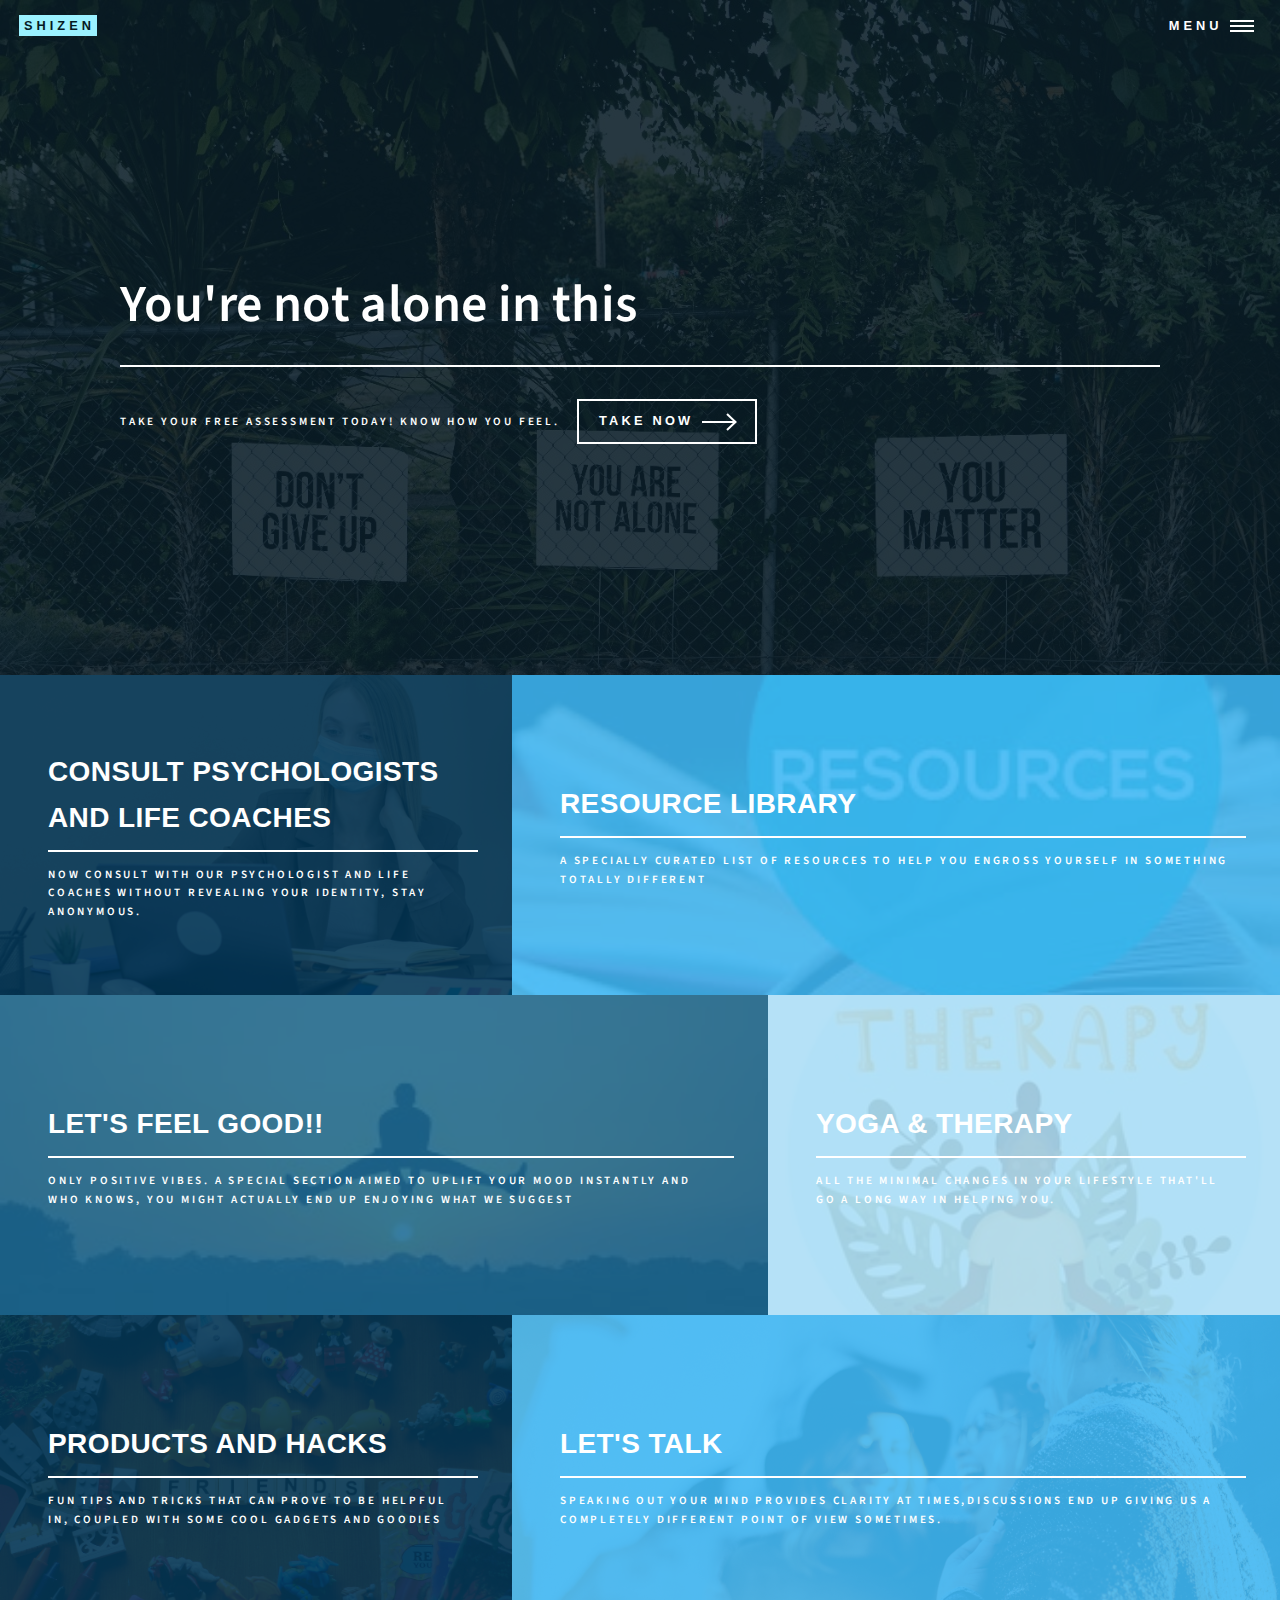
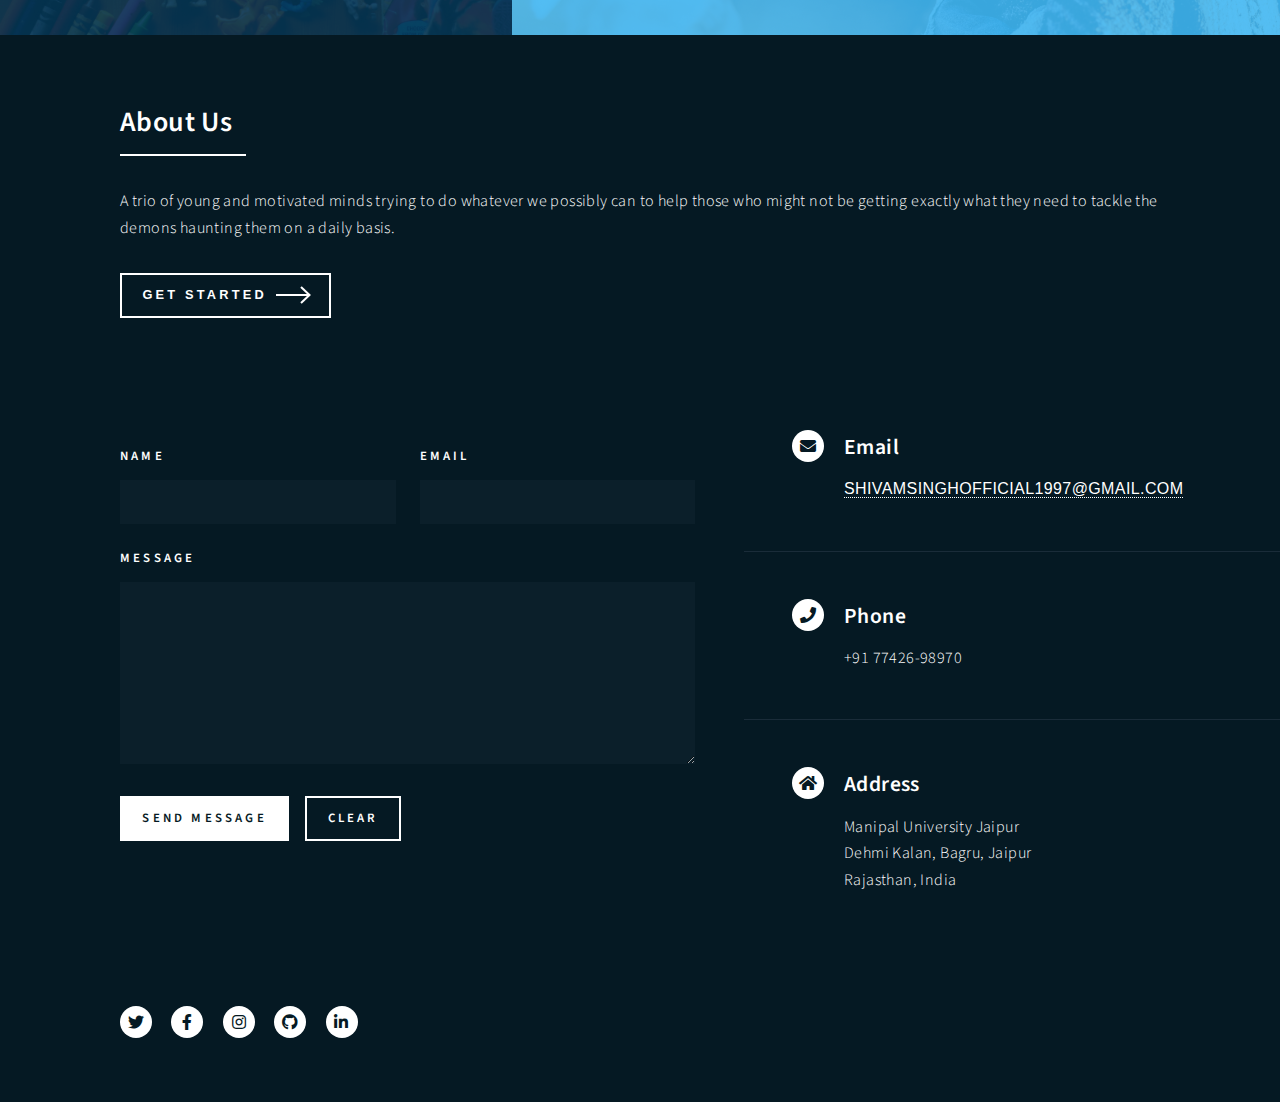
<file: index.html>
<!DOCTYPE HTML>

<html>
	<head>
		<title>ShiZen</title>
		<meta charset="utf-8" />
		<meta name="viewport" content="width=device-width, initial-scale=1, user-scalable=no" />
		<link rel="stylesheet" href="assets/css/main.css" />
		<noscript><link rel="stylesheet" href="assets/css/noscript.css" /></noscript>
	</head>
	<body class="is-preload">

		<!-- Wrapper -->
			<div id="wrapper">

				<!-- Header -->
					<header id="header" class="alt">
						<a href="index.html" class="logo"><strong>ShiZen</strong> </a>
						<nav>
							<a href="#menu">Menu</a>
						</nav>
					</header>

				<!-- Menu -->
					<nav id="menu">
						<ul class="links">
							<li><a href="index.html">Home</a></li>
							<li><a href="resources.html">Resource Library</a></li>
							<li><a href="feelgood.html">Feel Good</a></li>
							<li><a href="yoga.html">Yoga</a></li>
							<li><a href="productsAndhacks.html">Products</a></li>
							<li><a href="blog.html">Let's Talk</a></li>
							<li><a href="dass.html">DASS</a></li>
						</ul>
						<ul class="actions stacked">
							<li><a href="#" class="button primary fit">Get Started</a></li>
							
						</ul>
					</nav>

				<!-- Banner -->
					<section id="banner" class="major">
						<div class="inner">
							<span class="image">
								<img src="images/youmatter.jpeg" alt="" />
							</span>
							<header class="major">
								<h1>You're not alone in this</h1>
							</header>
							<div class="content">
								<p>Take your free assessment today! Know how you feel.</p>
								<ul class="actions">
									<li><a href="dass.html" class="button next scrolly">Take Now</a></li>
								</ul>
							</div>
						</div>
					</section>

				<!-- Main -->
					<div id="main">

						<!-- One -->
							<section id="one" class="tiles">
								<article>
									<span class="image">
										<img src="images/consult.jpeg" alt="" />
									</span>
									<header class="major">
										<h3><a href="aboutus.html" class="link">Consult Psychologists and Life Coaches</a></h3>
										<p>Now consult with our psychologist and life coaches without revealing your identity, stay anonymous.</p>
									</header>
								</article>
								<article>
									<span class="image">
										<img src="images/resources.jpg" alt="" />
									</span>
									<header class="major">
										<h3><a href="resources.html" class="link">Resource library</a></h3>
										<p>A specially curated list of resources to help you engross yourself in something totally different</p>
									</header>
								</article>
								<article>
									<span class="image">
										<img src="images/fg.jpeg" alt="" />
									</span>
									<header class="major">
										<h3><a href="feelgood.html" class="link">Let's feel Good!!</a></h3>
										<p>Only positive vibes. A special section aimed to uplift your mood instantly and who knows, you might actually end up enjoying what we suggest</p>
									</header>
								</article>
								<article>
									<span class="image">
										<img src="images/yogtherapy.jpg" alt="" />
									</span>
									<header class="major">
										<h3><a href="yoga.html" class="link">Yoga & Therapy</a></h3>
										<p>All the minimal changes in your lifestyle that'll go a long way in helping you. </p>
									</header>
								</article>
								<article>
									<span class="image">
										<img src="images/Smiley.jpg" alt="" />
									</span>
									<header class="major">
										<h3><a href="productsAndhacks.html" class="link">Products and Hacks</a></h3>
										<p>Fun tips and tricks that can prove to be helpful in, coupled with some cool gadgets and goodies</p>
									</header>
								</article>
								<article>
									<span class="image">
										<img src="images/Friends.jpg" alt="" />
									</span>
									<header class="major">
										<h3><a href="blog.html" class="link">Let's talk</a></h3>
										<p>Speaking out your mind provides clarity at times,discussions end up giving us a completely different point of view sometimes.</p>
									</header>
								</article>
							</section>

						<!-- Two -->
							<section id="two">
								<div class="inner">
									<header class="major">
										<h2>About Us</h2>
									</header>
									<p>A trio of young and motivated minds trying to do whatever we possibly can to help those who might not be getting exactly what they need to tackle the demons haunting them on a daily basis.</p>
									<ul class="actions">
										<li><a href="aboutus.html" class="button next">Get Started</a></li>
									</ul>
								</div>
							</section>

					</div>

				<!-- Contact -->
				<section id="contact">
					<div class="inner">
						<section>
							<form method="post" action="#">
								<div class="fields">
									<div class="field half">
										<label for="name">Name</label>
										<input type="text" name="name" id="name" />
									</div>
									<div class="field half">
										<label for="email">Email</label>
										<input type="text" name="email" id="email" />
									</div>
									<div class="field">
										<label for="message">Message</label>
										<textarea name="message" id="message" rows="6"></textarea>
									</div>
								</div>
								<ul class="actions">
									<li><input type="submit" value="Send Message" class="primary" /></li>
									<li><input type="reset" value="Clear" /></li>
								</ul>
							</form>
						</section>
						<section class="split">
							<section>
								<div class="contact-method">
									<span class="icon solid alt fa-envelope"></span>
									<h3>Email</h3>
									<a href="#">shivamsinghofficial1997@gmail.com</a>
								</div>
							</section>
							<section>
								<div class="contact-method">
									<span class="icon solid alt fa-phone"></span>
									<h3>Phone</h3>
									<span>+91 77426-98970</span>
								</div>
							</section>
							<section>
								<div class="contact-method">
									<span class="icon solid alt fa-home"></span>
									<h3>Address</h3>
									<span>Manipal University Jaipur<br />
									Dehmi Kalan, Bagru, Jaipur<br />
									Rajasthan, India</span>
								</div>
							</section>
						</section>
					</div>
				</section>

				<!-- Footer -->
					<footer id="footer">
						<div class="inner">
							<ul class="icons">
								<li><a href="#" class="icon brands alt fa-twitter"><span class="label">Twitter</span></a></li>
								<li><a href="#" class="icon brands alt fa-facebook-f"><span class="label">Facebook</span></a></li>
								<li><a href="#" class="icon brands alt fa-instagram"><span class="label">Instagram</span></a></li>
								<li><a href="#" class="icon brands alt fa-github"><span class="label">GitHub</span></a></li>
								<li><a href="#" class="icon brands alt fa-linkedin-in"><span class="label">LinkedIn</span></a></li>
							</ul>
							
						</div>
					</footer>

			</div>

		<!-- Scripts -->
			<script src="assets/js/jquery.min.js"></script>
			<script src="assets/js/jquery.scrolly.min.js"></script>
			<script src="assets/js/jquery.scrollex.min.js"></script>
			<script src="assets/js/browser.min.js"></script>
			<script src="assets/js/breakpoints.min.js"></script>
			<script src="assets/js/util.js"></script>
			<script src="assets/js/main.js"></script>

	</body>
</html>
</file>
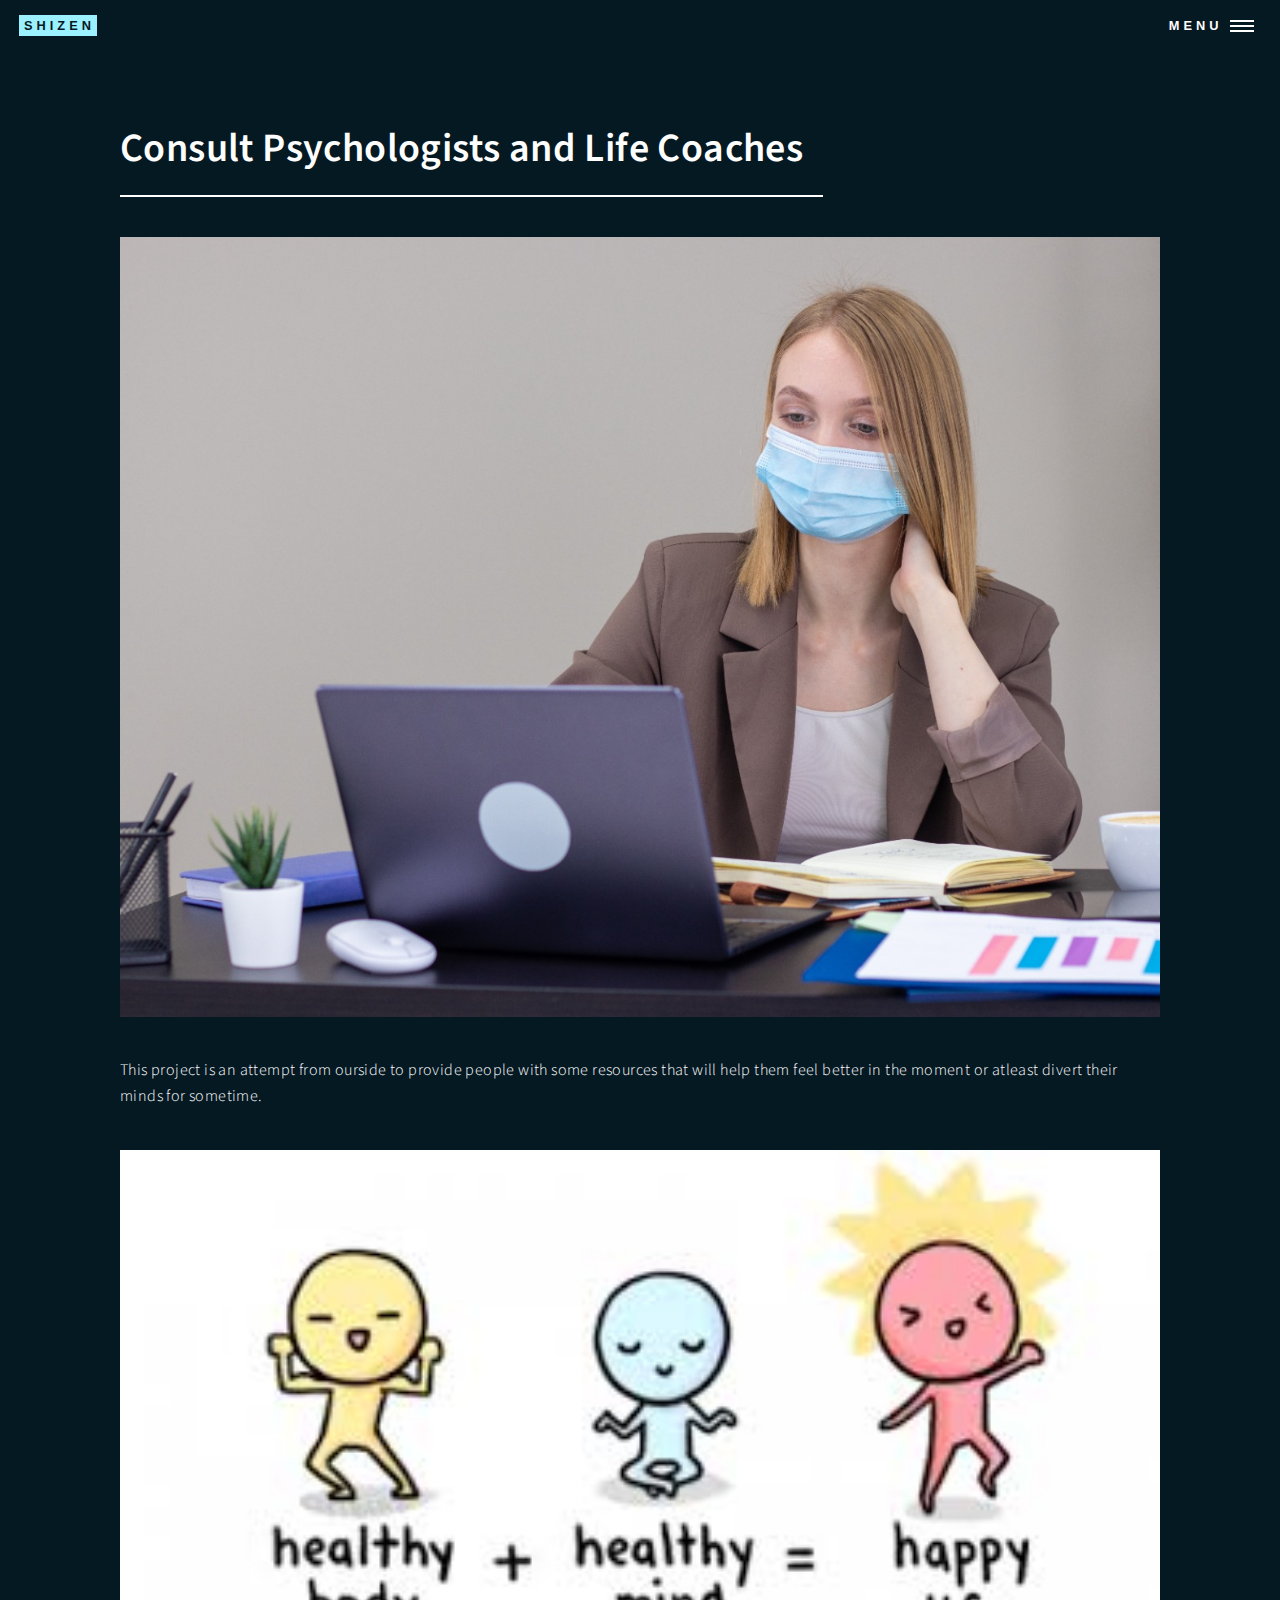
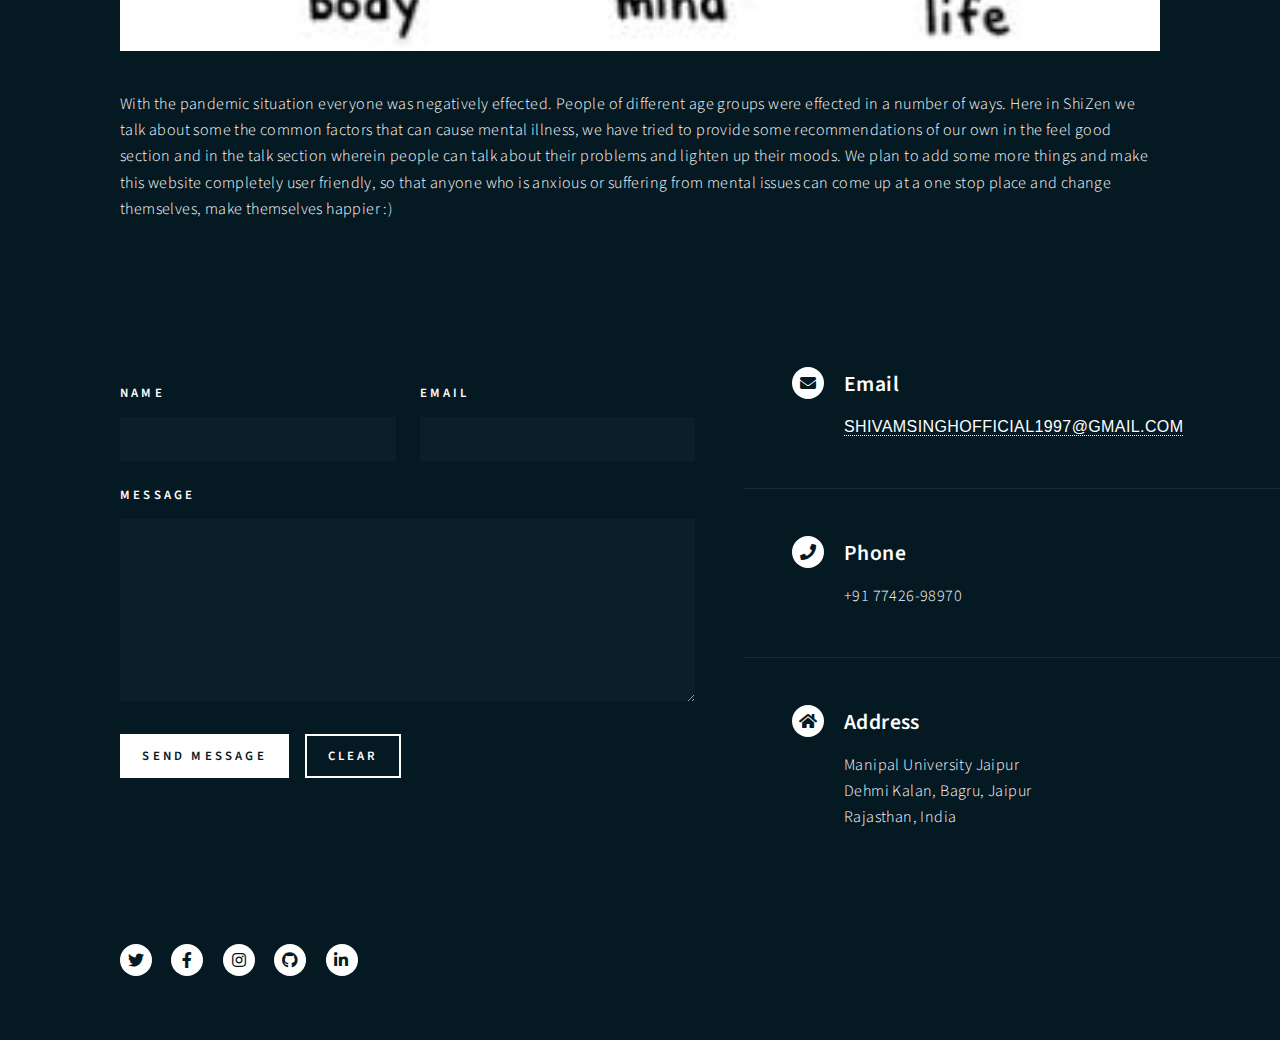
<file: aboutus.html>
<!DOCTYPE HTML>
<html>
	<head>
		<title>WEvolve</title>
		<meta charset="utf-8" />
		<meta name="viewport" content="width=device-width, initial-scale=1, user-scalable=no" />
		<link rel="stylesheet" href="assets/css/main.css" />
		<noscript><link rel="stylesheet" href="assets/css/noscript.css" /></noscript>
	</head>
	<body class="is-preload">

		<!-- Wrapper -->
			<div id="wrapper">

				<!-- Header -->
				<header id="header" class="alt">
					<a href="index.html" class="logo"><strong>ShiZen</strong> </a>
					<nav>
						<a href="#menu">Menu</a>
					</nav>
				</header>

			<!-- Menu -->
				<nav id="menu">
					<ul class="links">
						<li><a href="index.html">Home</a></li>
						<li><a href="resources.html">Resource Library</a></li>
						<li><a href="feelgood.html">Feel Good</a></li>
						<li><a href="yoga.html">Yoga</a></li>
						<li><a href="productsAndhacks.html">Products</a></li>
						<li><a href="blog.html">Let's Talk</a></li>
						<li><a href="dass.html">DASS</a></li>
					</ul>
					<ul class="actions stacked">
						<li><a href="#" class="button primary fit">Get Started</a></li>
						
					</ul>
				</nav>

				<!-- Main -->
					<div id="main" class="alt">

						<!-- One -->
							<section id="one">
								<div class="inner">
									<header class="major">
										<h1>Consult Psychologists and Life Coaches</h1>
									</header>
									<span class="image main"><img src="images/consult.jpeg" alt="" /></span>
									
									<p>This project is an attempt from ourside to provide people with some resources that will help them feel better in the moment or atleast divert their minds for sometime.</p>
                                    <span class="image main"><img src="images/mh2.jpeg" alt="" /></span>
									<p>With the pandemic situation everyone was negatively effected. People of
										different age groups were effected in a number of ways. Here in ShiZen we talk about
										some the common factors that can cause mental illness,
										we have tried to provide some recommendations of our own in the feel good section and 
										in the talk section wherein people can talk about their problems and lighten up their moods.
										We plan to add some more things and make this website completely user friendly,
										so that anyone who is anxious or suffering from mental issues can come up at a one stop place
										and change themselves, make themselves happier :)    
									
									</p>
								</div>
                            

													
													<span class="image fit"></span>
													<div class="box alt">
														
													</div>
							</section>

					</div>

				<!-- Contact -->
				<section id="contact">
					<div class="inner">
						<section>
							<form method="post" action="#">
								<div class="fields">
									<div class="field half">
										<label for="name">Name</label>
										<input type="text" name="name" id="name" />
									</div>
									<div class="field half">
										<label for="email">Email</label>
										<input type="text" name="email" id="email" />
									</div>
									<div class="field">
										<label for="message">Message</label>
										<textarea name="message" id="message" rows="6"></textarea>
									</div>
								</div>
								<ul class="actions">
									<li><input type="submit" value="Send Message" class="primary" /></li>
									<li><input type="reset" value="Clear" /></li>
								</ul>
							</form>
						</section>
						<section class="split">
							<section>
								<div class="contact-method">
									<span class="icon solid alt fa-envelope"></span>
									<h3>Email</h3>
									<a href="#">shivamsinghofficial1997@gmail.com</a>
								</div>
							</section>
							<section>
								<div class="contact-method">
									<span class="icon solid alt fa-phone"></span>
									<h3>Phone</h3>
									<span>+91 77426-98970</span>
								</div>
							</section>
							<section>
								<div class="contact-method">
									<span class="icon solid alt fa-home"></span>
									<h3>Address</h3>
									<span>Manipal University Jaipur<br />
									Dehmi Kalan, Bagru, Jaipur<br />
									Rajasthan, India</span>
								</div>
							</section>
						</section>
					</div>
				</section>


				<!-- Footer -->
					<footer id="footer">
						<div class="inner">
							<ul class="icons">
								<li><a href="#" class="icon brands alt fa-twitter"><span class="label">Twitter</span></a></li>
								<li><a href="#" class="icon brands alt fa-facebook-f"><span class="label">Facebook</span></a></li>
								<li><a href="#" class="icon brands alt fa-instagram"><span class="label">Instagram</span></a></li>
								<li><a href="#" class="icon brands alt fa-github"><span class="label">GitHub</span></a></li>
								<li><a href="#" class="icon brands alt fa-linkedin-in"><span class="label">LinkedIn</span></a></li>
							</ul>
							
						</div>
					</footer>

			</div>

		<!-- Scripts -->
			<script src="assets/js/jquery.min.js"></script>
			<script src="assets/js/jquery.scrolly.min.js"></script>
			<script src="assets/js/jquery.scrollex.min.js"></script>
			<script src="assets/js/browser.min.js"></script>
			<script src="assets/js/breakpoints.min.js"></script>
			<script src="assets/js/util.js"></script>
			<script src="assets/js/main.js"></script>

	</body>
</html>
</file>
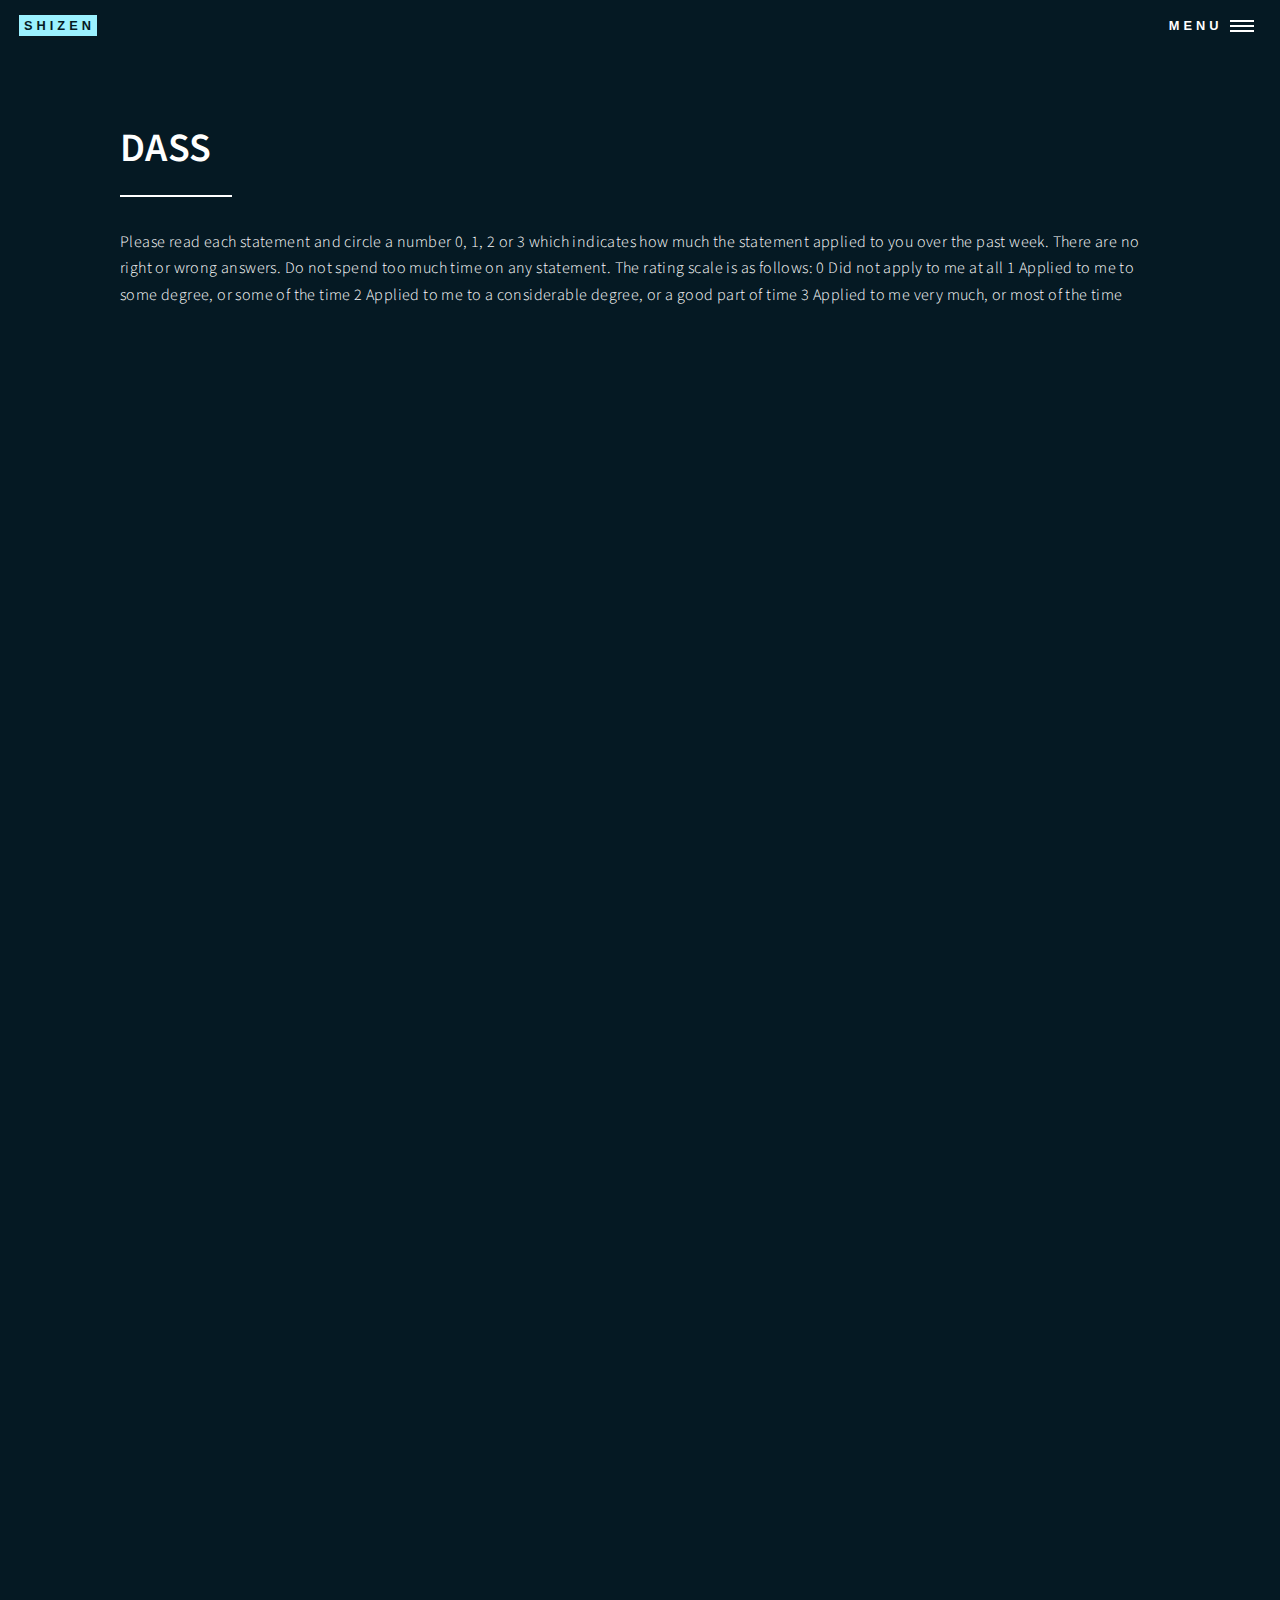
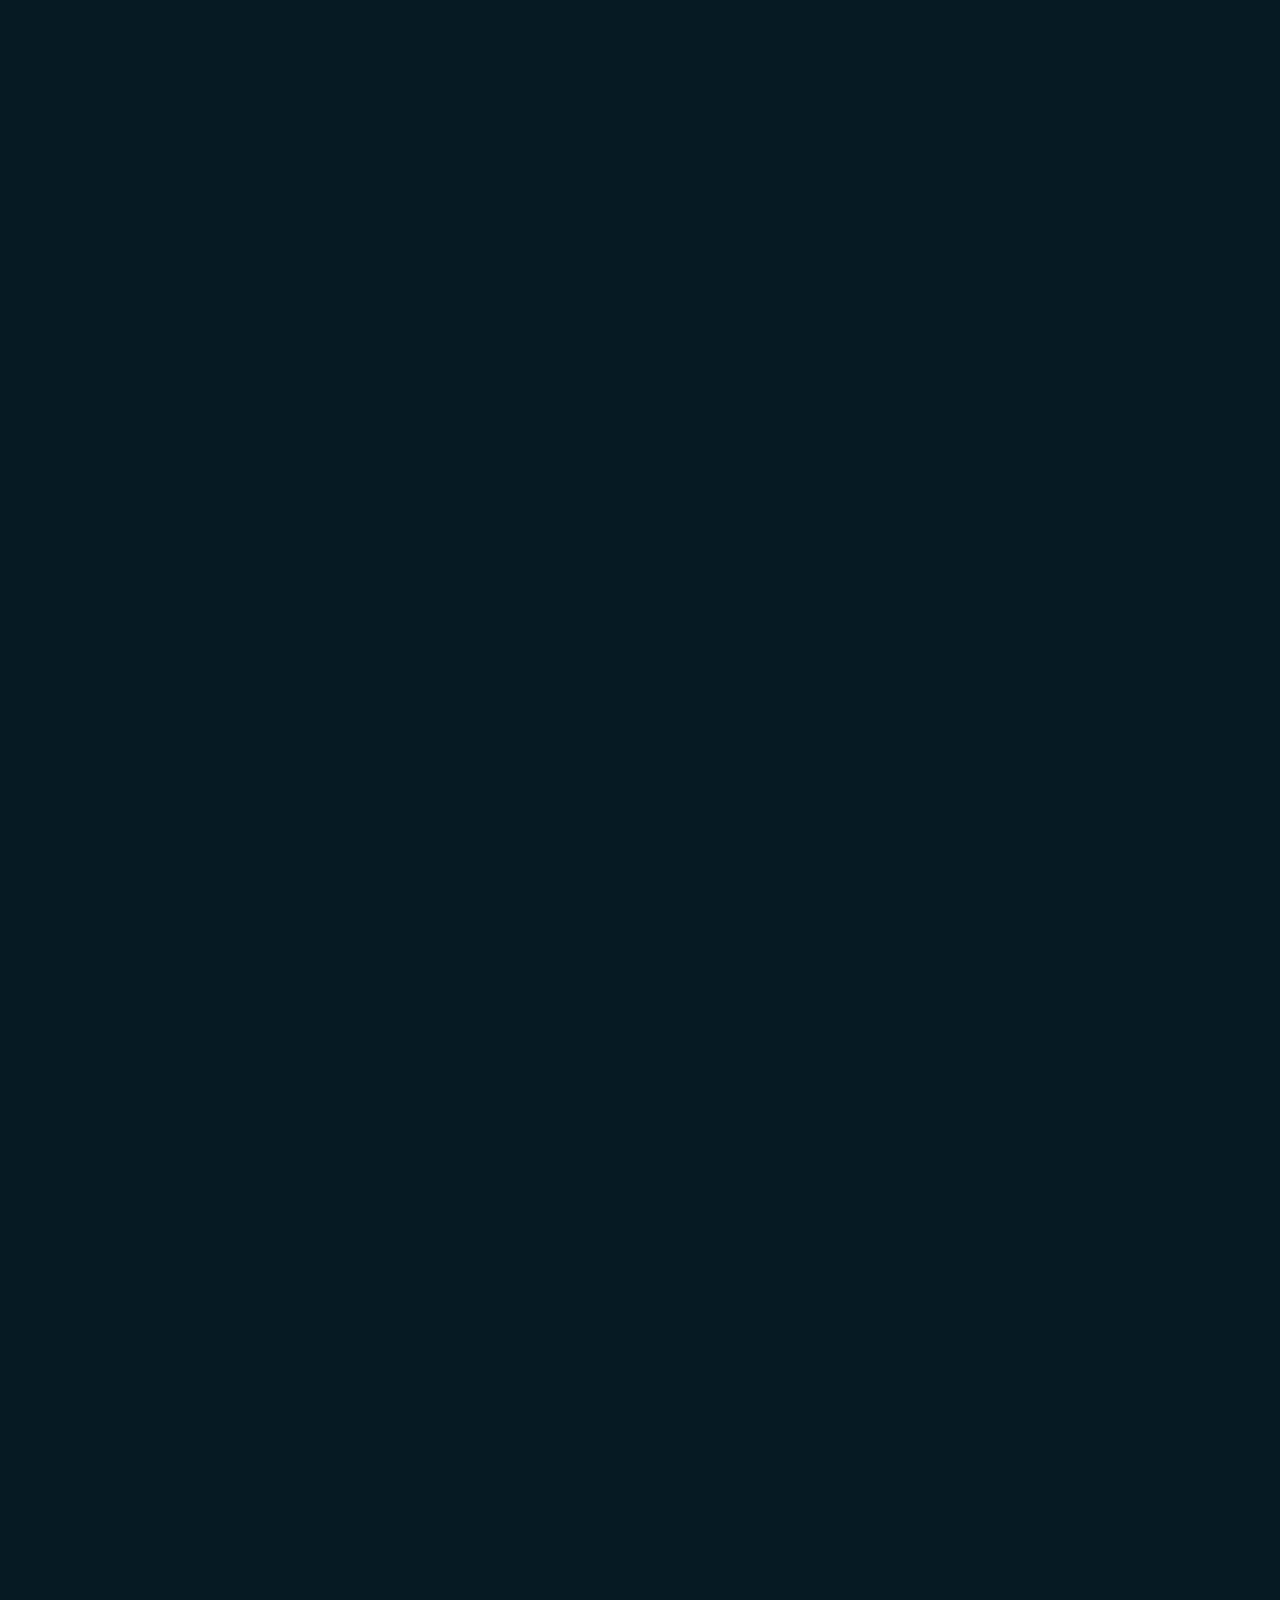
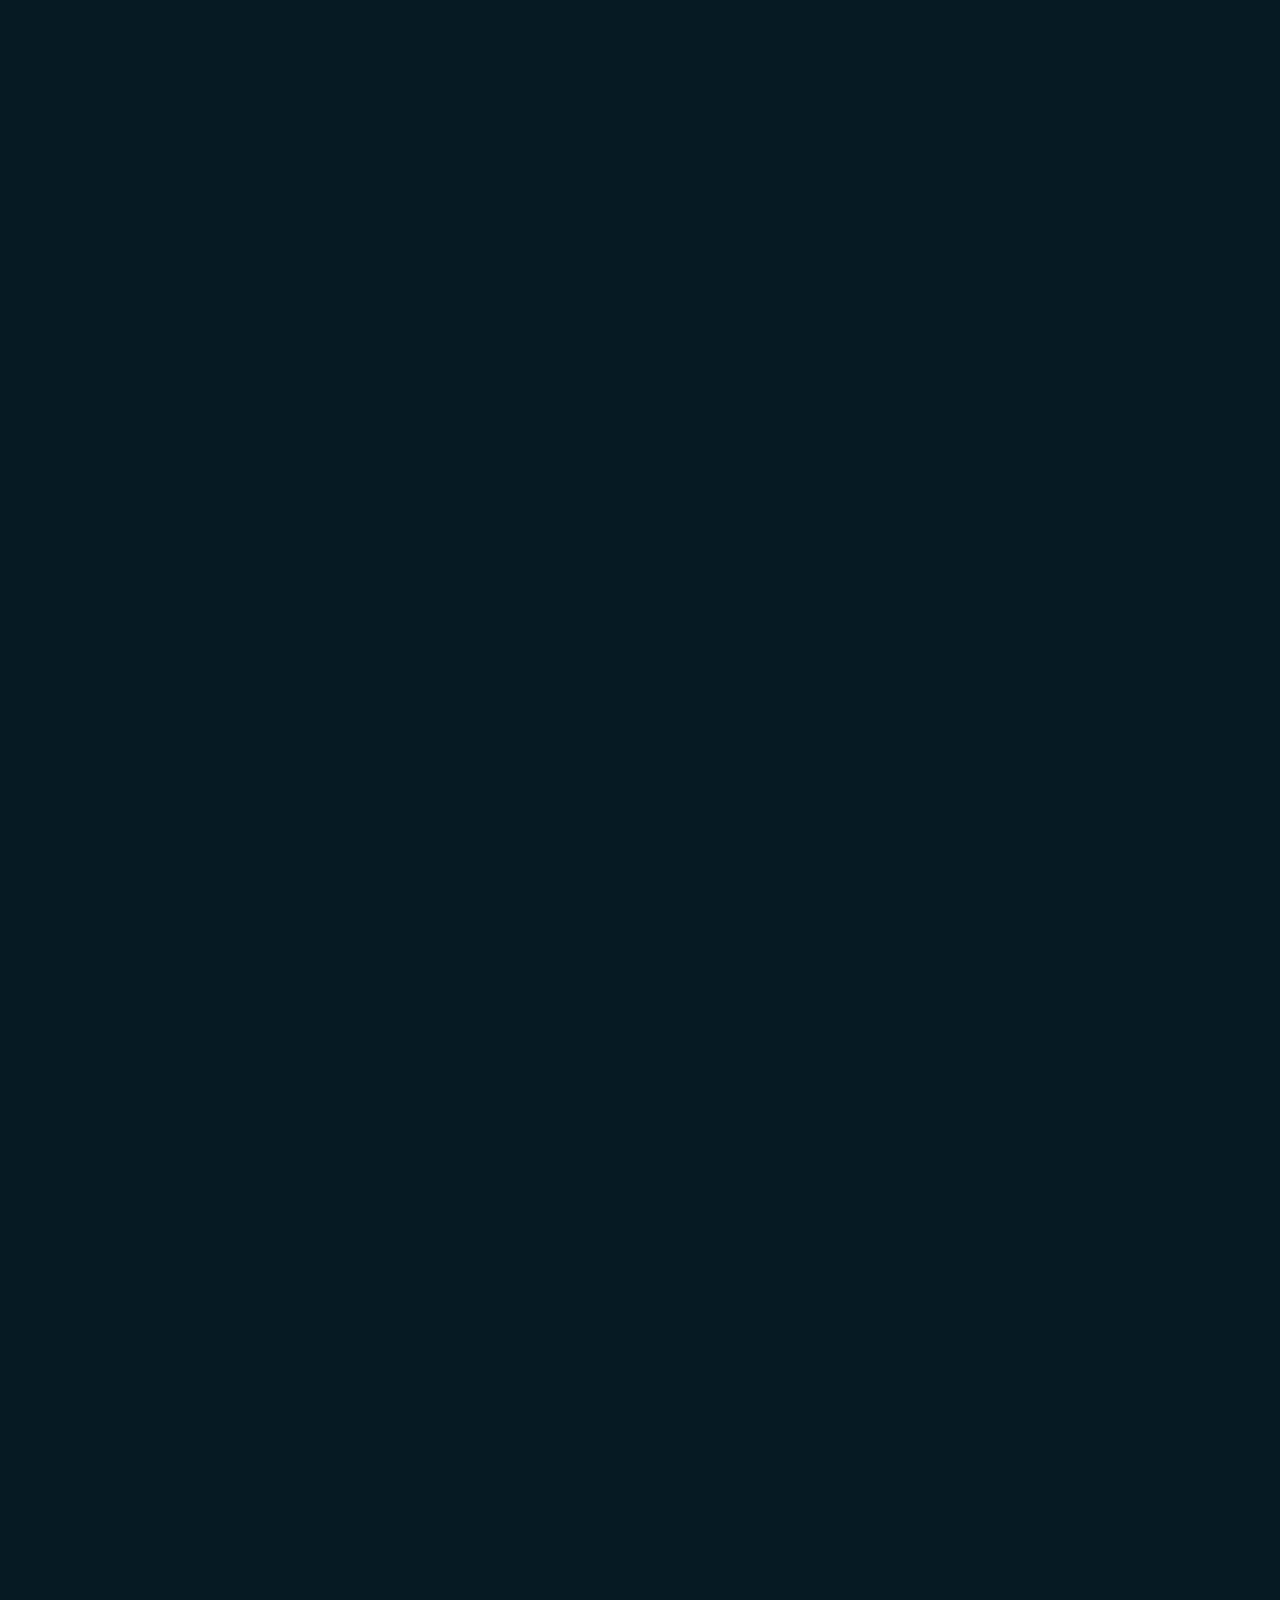
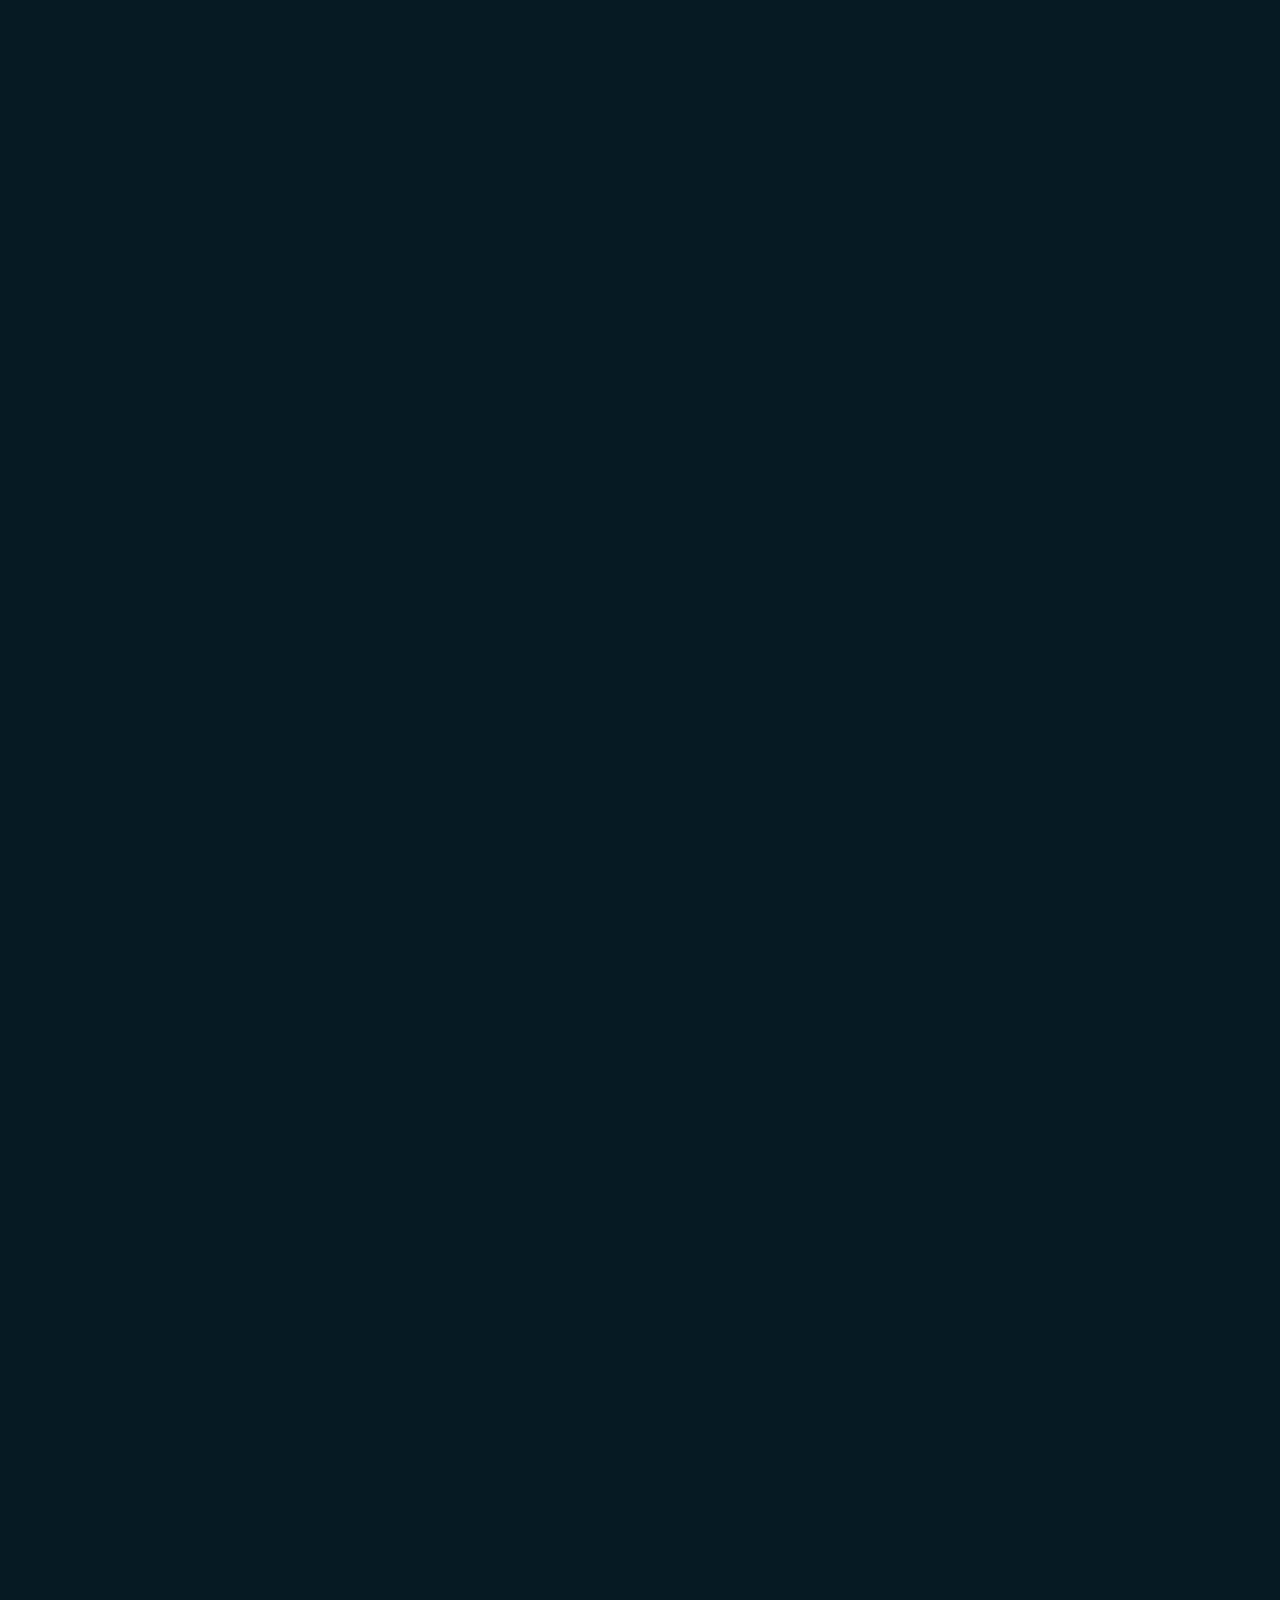
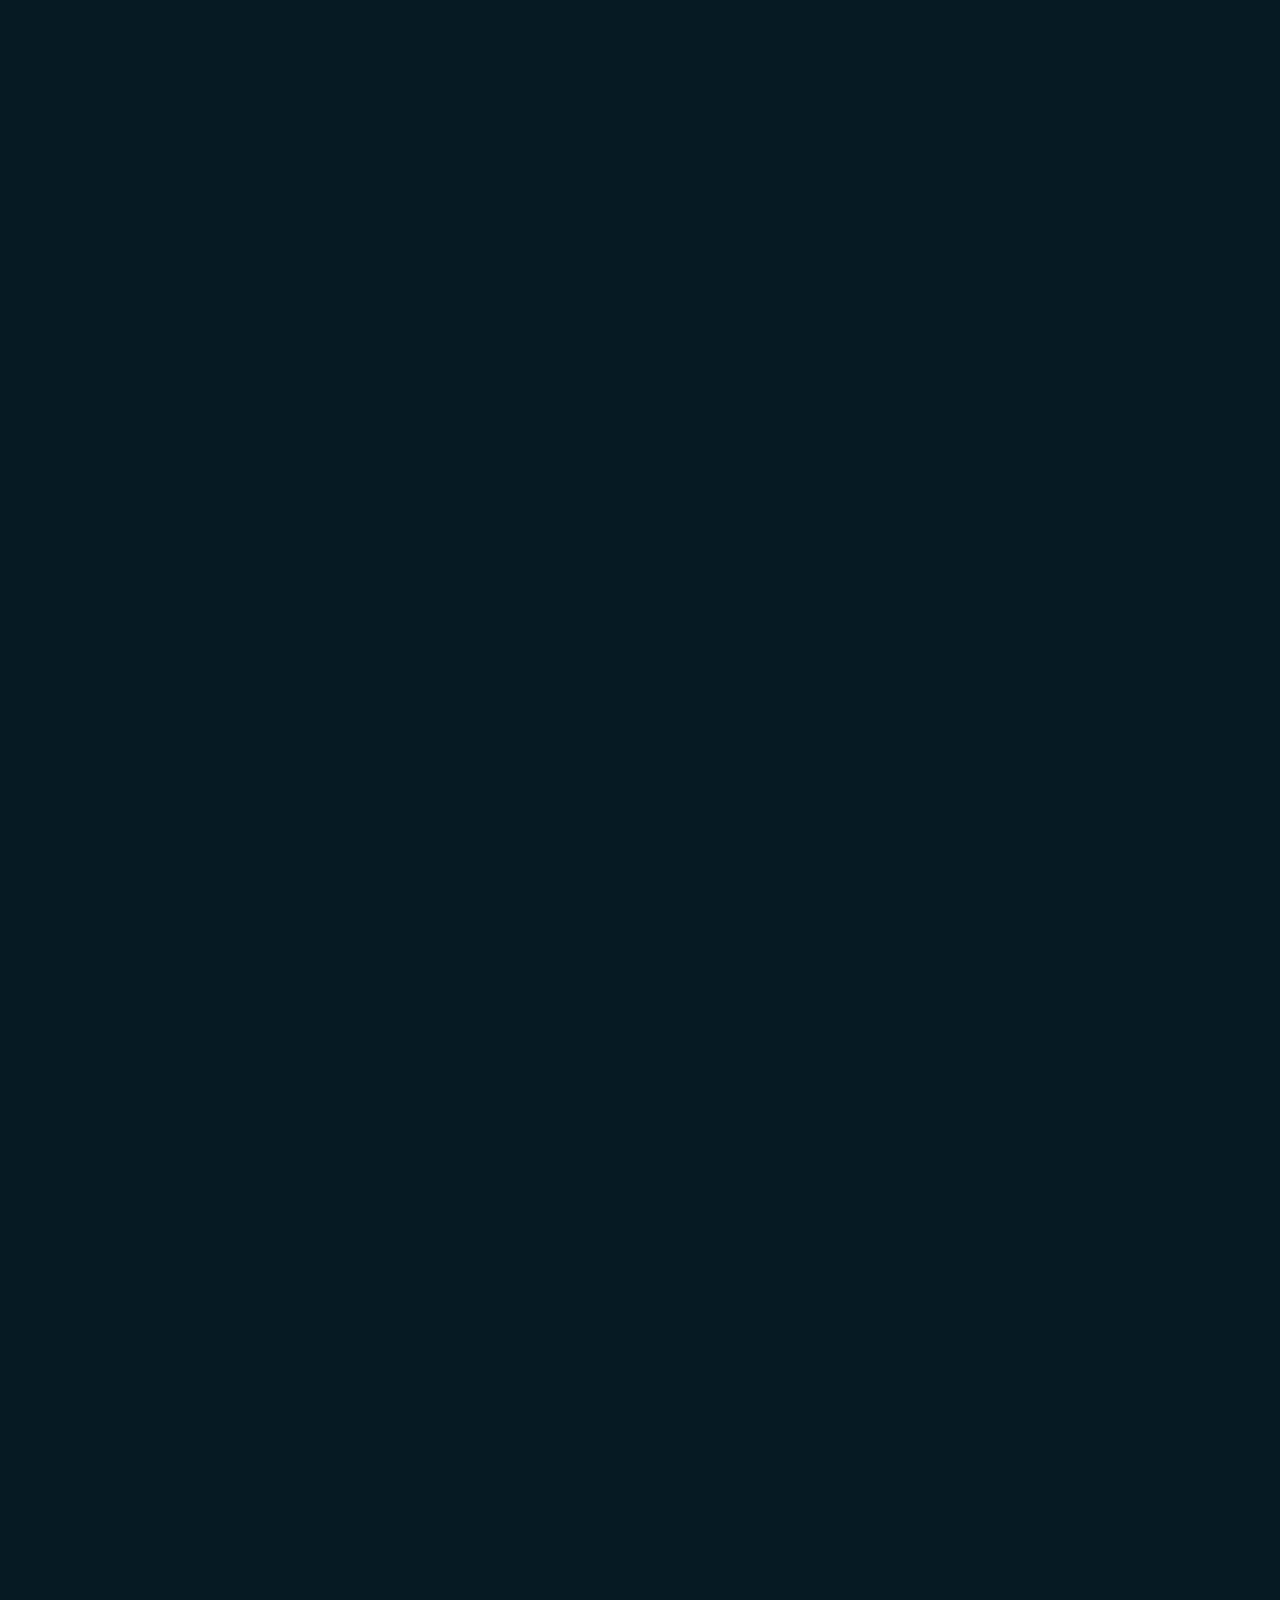
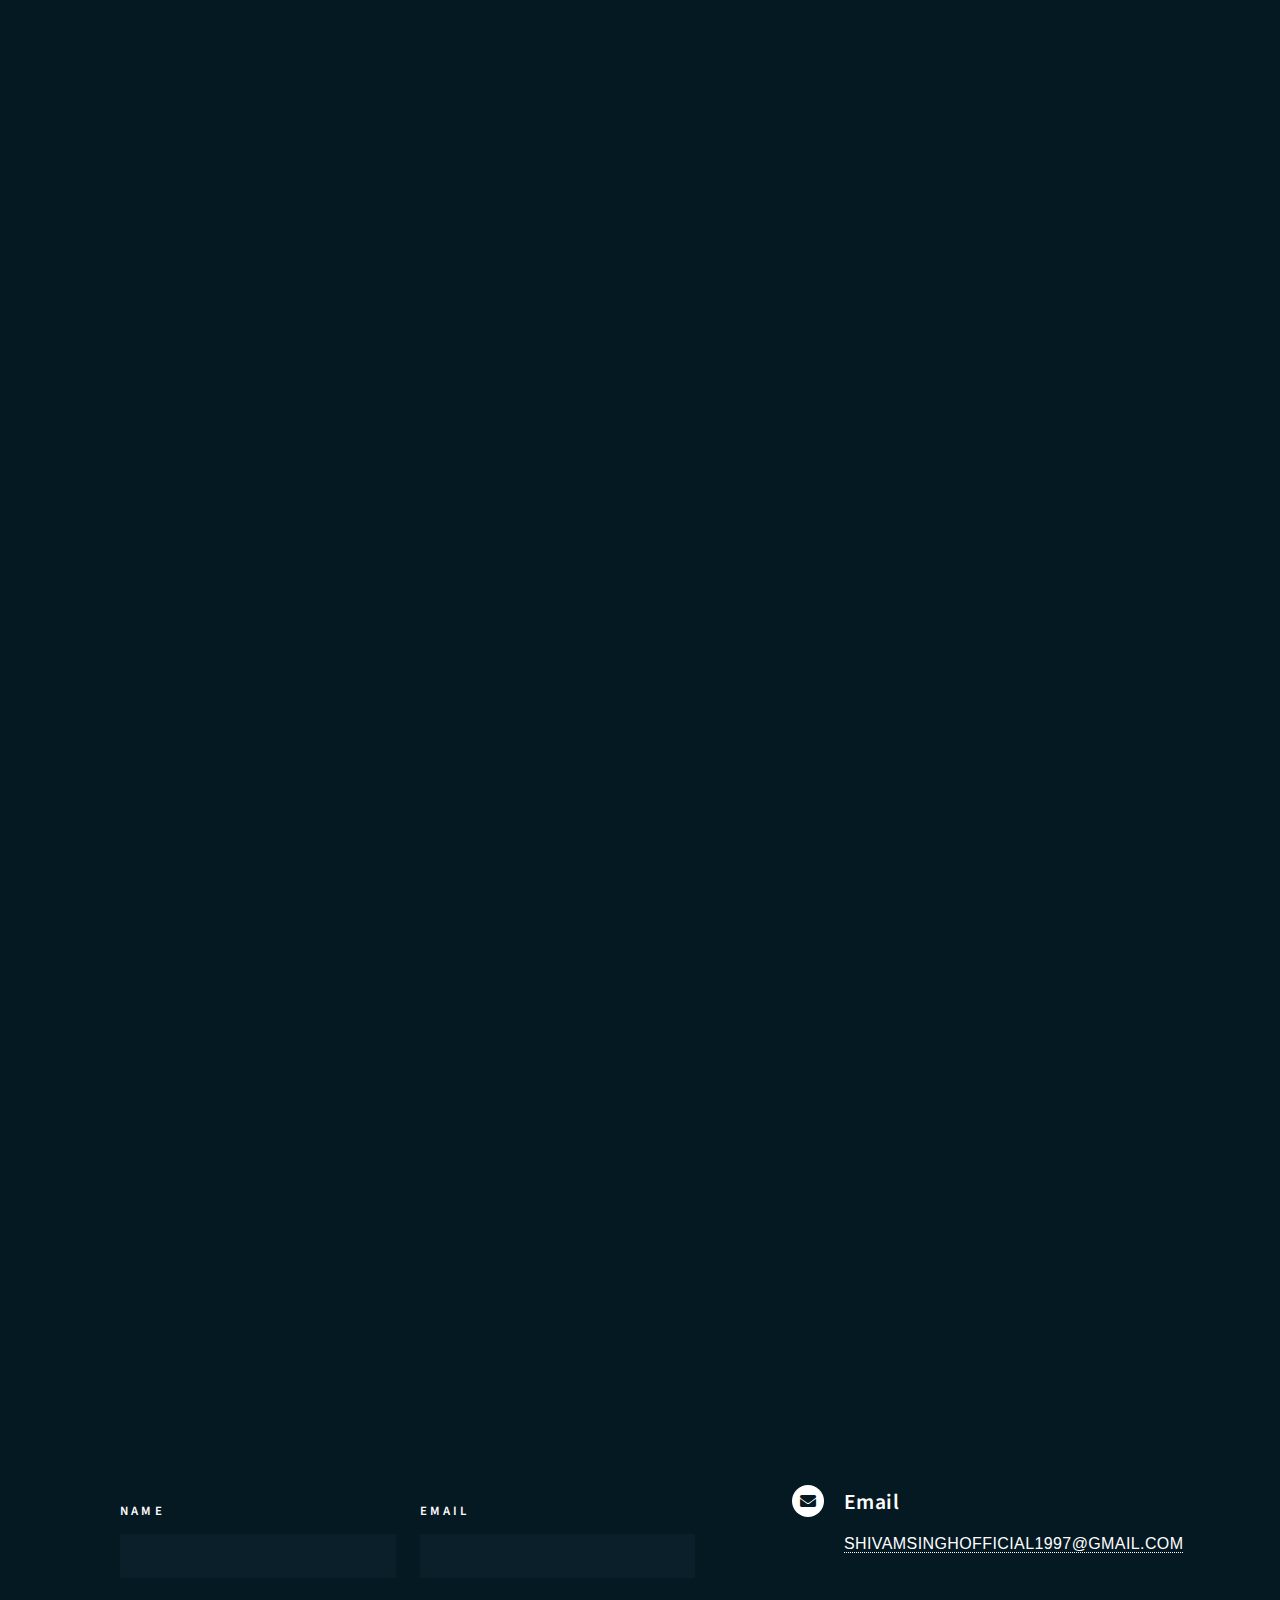
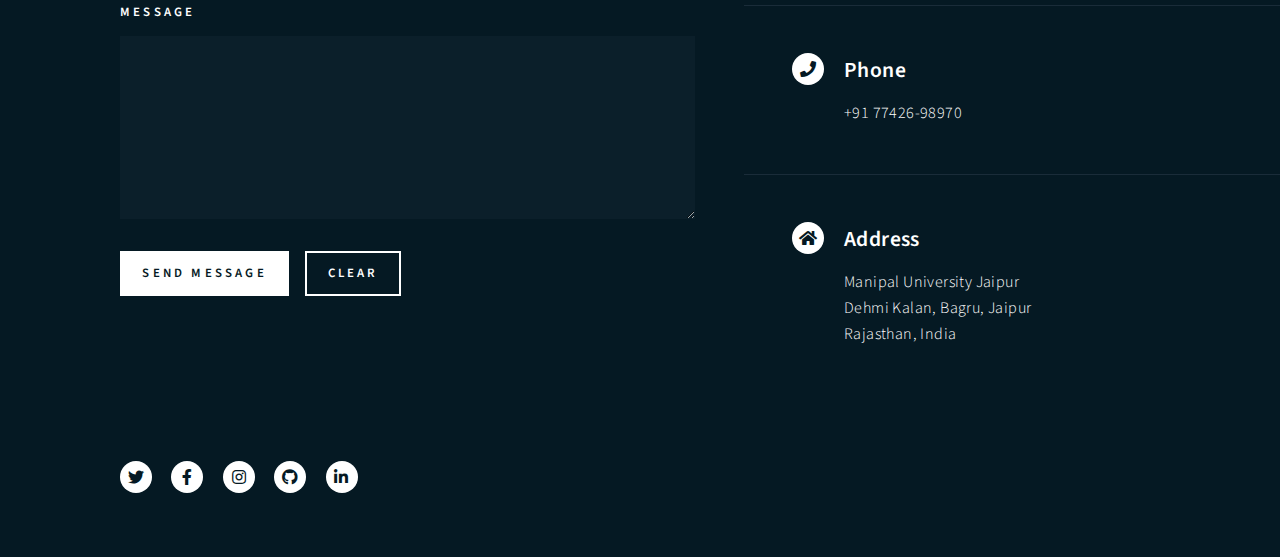
<file: dass.html>
<!DOCTYPE HTML>
<html>
    <head>
        <title>DASS Survey</title>
		<meta charset="utf-8" />
		<meta name="viewport" content="width=device-width, initial-scale=1, user-scalable=no" />
		<link rel="stylesheet" href="assets/css/main.css" />
		<noscript><link rel="stylesheet" href="assets/css/noscript.css" /></noscript>
    </head>
    <body class="is-preload">
        <!-- Wrapper -->
			<div id="wrapper">

				<!-- Header -->
				<header id="header" class="alt">
					<a href="index.html" class="logo"><strong>ShiZen</strong> </a>
					<nav>
						<a href="#menu">Menu</a>
					</nav>
				</header>


				<!-- Menu -->
				<nav id="menu">
					<ul class="links">
						<li><a href="index.html">Home</a></li>
						<li><a href="resources.html">Resource Library</a></li>
						<li><a href="feelgood.html">Feel Good</a></li>
						<li><a href="yoga.html">Yoga</a></li>
						<li><a href="productsAndhacks.html">Products</a></li>
						<li><a href="blog.html">Let's Talk</a></li>
						<li><a href="dass.html">DASS</a></li>
					</ul>
					<ul class="actions stacked">
						<li><a href="#" class="button primary fit">Get Started</a></li>
						
					</ul>
				</nav>


				<!-- Main -->
					<div id="main" class="alt">

						<!-- One -->
						<section id="one">
							<div class="inner">
								<header class="major">
									<h1>DASS</h1>
								</header>
                                <p>Please read each statement and circle a number 0, 1, 2 or 3 which indicates how much the statement
applied to you over the past week. There are no right or wrong answers. Do not spend too much time
on any statement.
The rating scale is as follows:
0 Did not apply to me at all
1 Applied to me to some degree, or some of the time
2 Applied to me to a considerable degree, or a good part of time
3 Applied to me very much, or most of the time
                            </p>
                           
                            </div>
						</section>
						<iframe src="https://docs.google.com/forms/d/e/1FAIpQLSeP6UaKR4MkSjB2GBQiD3cjb84vBNZZqHZ_8D4bJcVB6pU0Dw/viewform?embedded=true" width="640" height="9055" frameborder="0" marginheight="0" marginwidth="0">Loading…</iframe>


					</div>

					
				<!-- Contact -->
				<section id="contact">
					<div class="inner">
						<section>
							<form method="post" action="#">
								<div class="fields">
									<div class="field half">
										<label for="name">Name</label>
										<input type="text" name="name" id="name" />
									</div>
									<div class="field half">
										<label for="email">Email</label>
										<input type="text" name="email" id="email" />
									</div>
									<div class="field">
										<label for="message">Message</label>
										<textarea name="message" id="message" rows="6"></textarea>
									</div>
								</div>
								<ul class="actions">
									<li><input type="submit" value="Send Message" class="primary" /></li>
									<li><input type="reset" value="Clear" /></li>
								</ul>
							</form>
						</section>
						<section class="split">
							<section>
								<div class="contact-method">
									<span class="icon solid alt fa-envelope"></span>
									<h3>Email</h3>
									<a href="#">shivamsinghofficial1997@gmail.com</a>
								</div>
							</section>
							<section>
								<div class="contact-method">
									<span class="icon solid alt fa-phone"></span>
									<h3>Phone</h3>
									<span>+91 77426-98970</span>
								</div>
							</section>
							<section>
								<div class="contact-method">
									<span class="icon solid alt fa-home"></span>
									<h3>Address</h3>
									<span>Manipal University Jaipur<br />
									Dehmi Kalan, Bagru, Jaipur<br />
									Rajasthan, India</span>
								</div>
							</section>
						</section>
					</div>
				</section>




                    <!-- Footer -->
					<footer id="footer">
						<div class="inner">
							<ul class="icons">
								<li><a href="#" class="icon brands alt fa-twitter"><span class="label">Twitter</span></a></li>
								<li><a href="#" class="icon brands alt fa-facebook-f"><span class="label">Facebook</span></a></li>
								<li><a href="#" class="icon brands alt fa-instagram"><span class="label">Instagram</span></a></li>
								<li><a href="#" class="icon brands alt fa-github"><span class="label">GitHub</span></a></li>
								<li><a href="#" class="icon brands alt fa-linkedin-in"><span class="label">LinkedIn</span></a></li>
							</ul>
							
						</div>
					</footer>

			</div>

		<!-- Scripts -->
			<script src="assets/js/jquery.min.js"></script>
			<script src="assets/js/jquery.scrolly.min.js"></script>
			<script src="assets/js/jquery.scrollex.min.js"></script>
			<script src="assets/js/browser.min.js"></script>
			<script src="assets/js/breakpoints.min.js"></script>
			<script src="assets/js/util.js"></script>
			<script src="assets/js/main.js"></script>


    </body>
</html>
</file>
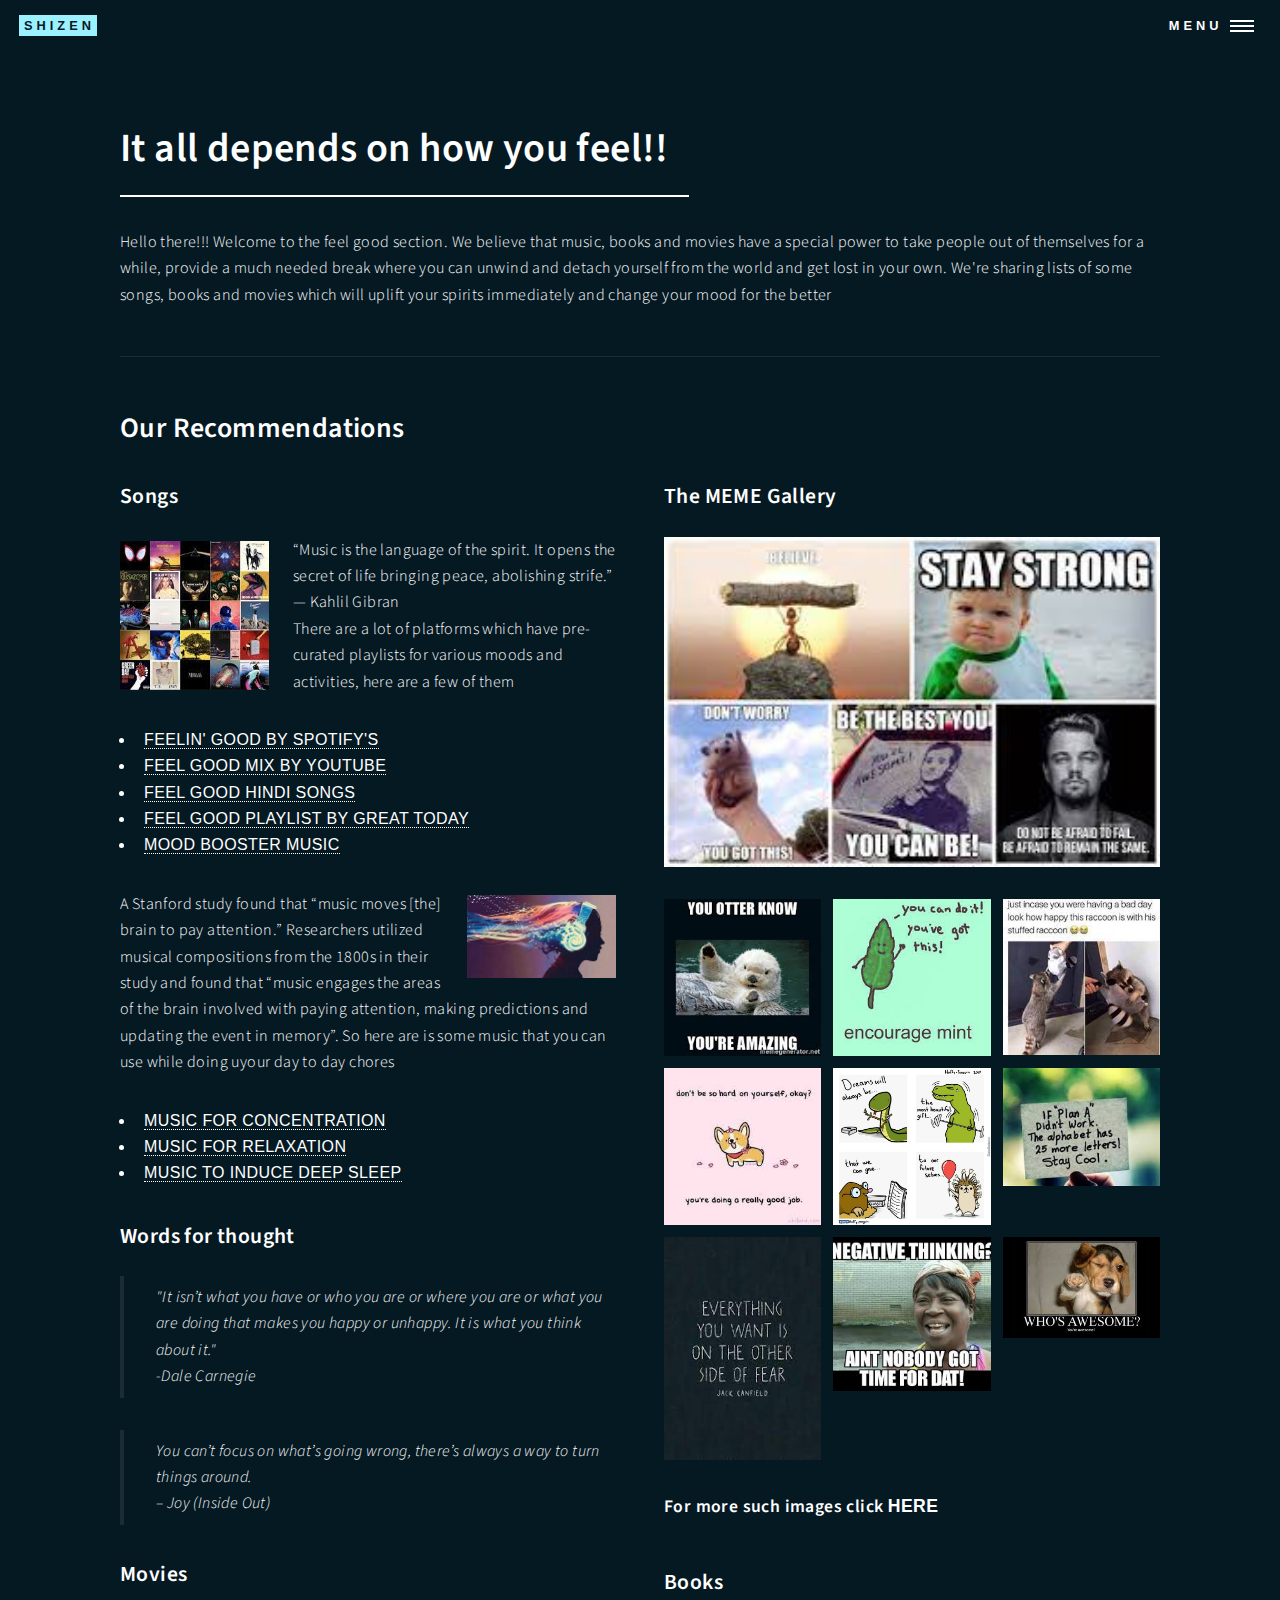
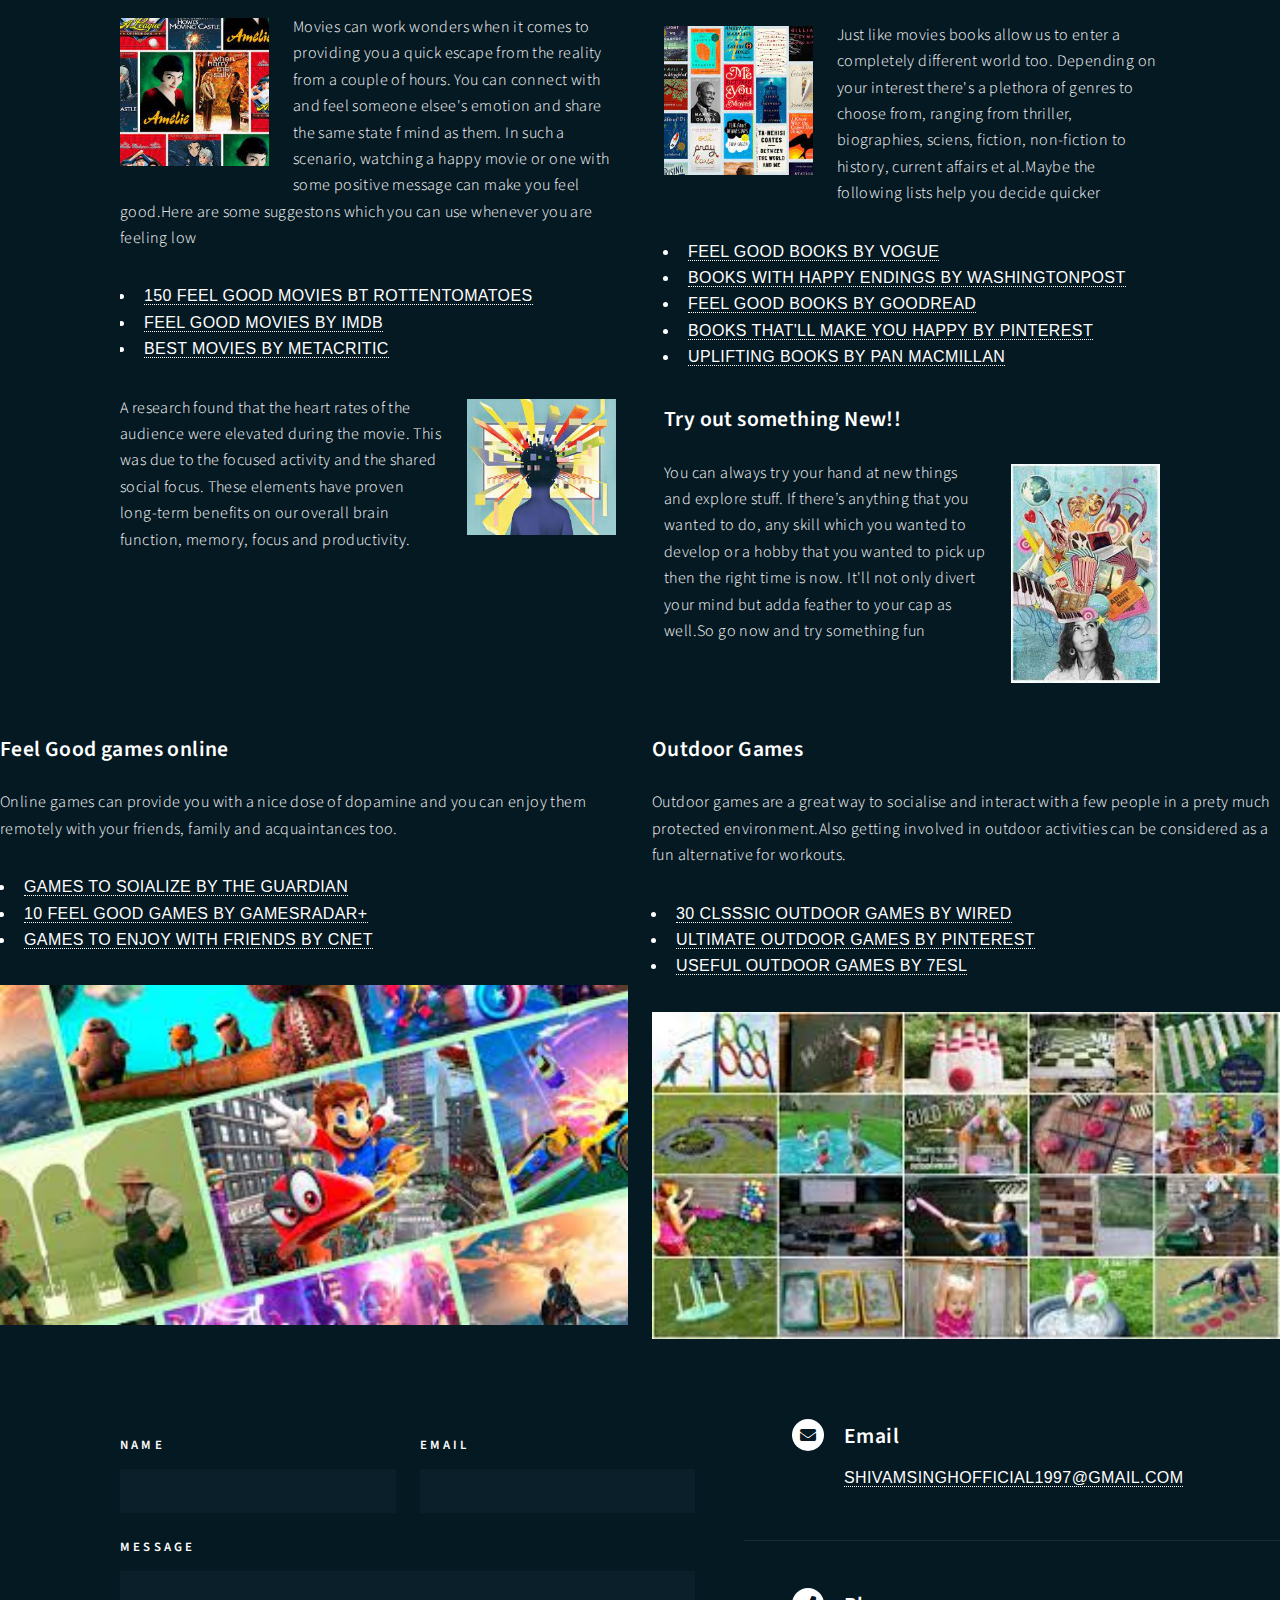
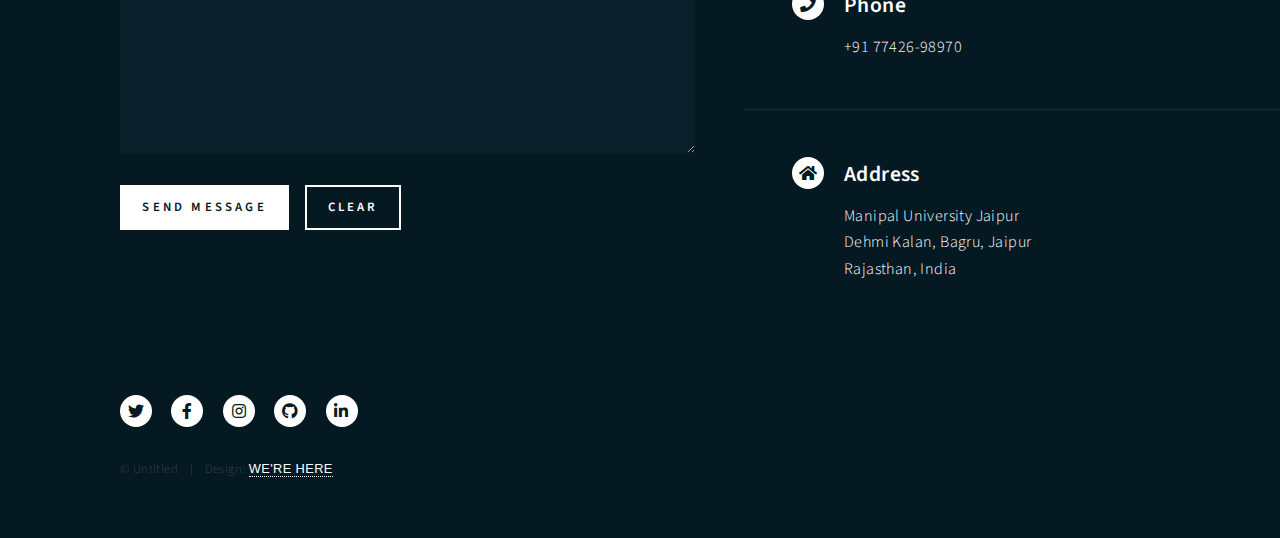
<file: feelgood.html>
<!DOCTYPE HTML>

<html>
	<head>
		<title>Feel Good</title>
		<meta charset="utf-8" />
		<meta name="viewport" content="width=device-width, initial-scale=1, user-scalable=no" />
		<link rel="stylesheet" href="assets/css/main.css" />
		<noscript><link rel="stylesheet" href="assets/css/noscript.css" /></noscript>
	</head>
	<body class="is-preload">

		<!-- Wrapper -->
			<div id="wrapper">

				<!-- Header -->
				<header id="header" class="alt">
					<a href="index.html" class="logo"><strong>ShiZen</strong> </a>
					<nav>
						<a href="#menu">Menu</a>
					</nav>
				</header>


				<!-- Menu -->
				<nav id="menu">
					<ul class="links">
						<li><a href="index.html">Home</a></li>
						<li><a href="resources.html">Resource Library</a></li>
						<li><a href="feelgood.html">Feel Good</a></li>
						<li><a href="yoga.html">Yoga</a></li>
						<li><a href="productsAndhacks.html">Products</a></li>
						<li><a href="blog.html">Let's Talk</a></li>
						<li><a href="dass.html">DASS</a></li>
					</ul>
					<ul class="actions stacked">
						<li><a href="#" class="button primary fit">Get Started</a></li>
						
					</ul>
				</nav>

				<!-- Main -->
					<div id="main" class="alt">

						<!-- One -->
							<section id="one">
								<div class="inner">
									<header class="major">
										<h1>It all depends on how you feel!!</h1>
									</header>

									<!-- Content -->
										
										<p>Hello there!!! Welcome to the feel good section. We believe that music, books and movies have a special power to take people out of themselves for a while, provide a much needed break where you can unwind and detach yourself from the world and get lost in your own. We're sharing lists of some songs, books and movies which will uplift your spirits immediately and change your mood for the better </p>
									

									<hr class="major" />

									<!-- Elements -->
										<h2 id="elements">Our Recommendations</h2>
										<div class="row gtr-200">
											<div class="col-6 col-12-medium">

												<!-- Text stuff -->
													
												<!-- Lists 
													<h4>Definition</h4>
													
														<dt>Item2</dt>
														<dd>
															<p>Lorem ipsum dolor vestibulum ante ipsum primis in faucibus vestibulum. Blandit adipiscing eu felis iaculis volutpat ac adipiscing accumsan eu faucibus. Integer ac pellentesque praesent. Lorem ipsum dolor.</p>
														</dd>
														<dt>Item3</dt>
														<dd>
															<p>Lorem ipsum dolor vestibulum ante ipsum primis in faucibus vestibulum. Blandit adipiscing eu felis iaculis volutpat ac adipiscing accumsan eu faucibus. Integer ac pellentesque praesent. Lorem ipsum dolor.</p>
														</dd>
													</dl>
                                                -->
                                                <h3>Songs</h3>
                                                
													<p><span class="image left"><img src="images/s2.jpeg" alt="" /></span>“Music is the language of the spirit. It opens the secret of life bringing peace, abolishing strife.”
                                                        ― Kahlil Gibran <br>
                                                    There are a lot of platforms which have pre-curated playlists for various moods and activities, here are a few of them</p>
                                                    <ul>
                                                        <li><a href="https://www.google.com/url?sa=t&rct=j&q=&esrc=s&source=web&cd=&cad=rja&uact=8&ved=2ahUKEwjYo-b6-LDyAhVbyzgGHX4vAacQFnoECBoQAQ&url=https%3A%2F%2Fopen.spotify.com%2Fplaylist%2F37i9dQZF1DX9XIFQuFvzM4&usg=AOvVaw0wM7ymD2XZ7KfFlJjmpg_t">Feelin' Good by Spotify's </a></li>
                                                        <li><a href="https://www.youtube.com/watch?v=ZbZSe6N_BXs&list=RDQMAWjNzJajYiE&start_radio=1">Feel Good MIx by Youtube</a></li>
                                                        <li><a href="https://www.youtube.com/watch?v=bw7bVpI5VcM&list=PLXtFFw28vRpasM_9L6DNmxrq9NuSjmOfE">Feel Good Hindi songs</a></li>
                                                        <li><a href="https://greattoday.co/happiness/feel-good-playlist-to-lift-your-mood/">Feel Good playlist by Great Today</a></li>
                                                        <li><a href="https://www.youtube.com/watch?v=5mFTXbZzOAE">Mood Booster music</a></li>

                                                    </ul>
													<p><span class="image right"><img src="images/s3.jpeg" alt="" /></span>A Stanford study found that “music moves [the] brain to pay attention.” Researchers utilized musical compositions from the 1800s in their study and found that “music engages the areas of the brain involved with paying attention, making predictions and updating the event in memory”. So here are is some music that you can use while doing uyour day to day chores</p>
                                                    <ul>
                                                        <li><a href="https://www.youtube.com/watch?v=WPni755-Krg">Music for Concentration</a></li>
                                                        <li><a href="https://www.youtube.com/watch?v=CcsUYu0PVxY">Music for relaxation</a></li>
                                                        <li><a href="https://www.youtube.com/watch?v=1ZYbU82GVz4">Music to induce deep sleep</a></li>
                                                    </ul>

													

													

												<!-- Blockquo-->
													<h3>Words for thought</h3>
													<blockquote>"It isn’t what you have or who you are or where you are or what you are doing that makes you happy or unhappy. It is what you think about it."
                                                        <br>-Dale Carnegie</blockquote>
                                                    <blockquote>You can’t focus on what’s going wrong, there’s always a way to turn things around.

                                                       <br> – Joy (Inside Out)</blockquote>

												<!-- Table -->
													
													<h3>Movies</h3>
													<div class="table-wrapper">
													<p><span class="image left"><img src="images/m12.jpeg" alt="" /></span>Movies can work wonders when it comes to providing you a quick escape from the reality from a couple of hours. You can connect with and feel someone elsee's emotion and share the same state f mind as them. In such a scenario, watching a happy movie or one with some positive message can make you feel good.Here are some suggestons which you can use whenever you are feeling low</p>
                                                    <ul>
                                                        <li><a href="https://editorial.rottentomatoes.com/guide/great-feel-good-movies/">150 Feel Good Movies bt Rottentomatoes</a></li>
                                                        <li><a href="https://www.imdb.com/list/ls066413334/">Feel Good movies by IMDb</a></li>
                                                        <li><a href="https://www.google.com/url?sa=t&rct=j&q=&esrc=s&source=web&cd=&cad=rja&uact=8&ved=2ahUKEwjlwOKVh7HyAhVizTgGHcxLC94QFnoECAYQAQ&url=https%3A%2F%2Fwww.metacritic.com%2Fbrowse%2Fmovies%2Fscore%2Fmetascore%2Fall%2Ffiltered&usg=AOvVaw2gApWALUnx-GJiIaNfbg-T">Best movies by Metacritic</a></li>
                                                    </ul>
													<p><span class="image right"><img src="images/m13.jpeg" alt="" /></span>A research found that the heart rates of the audience were elevated during the movie. This was due to the focused activity and the shared social focus. These elements have proven long-term benefits on our overall brain function, memory, focus and productivity.</p>

													</div>

											</div>
											<div class="col-6 col-12-medium">

												<!-- Buttons -->
													

												<!-- Form -->
													
												<!-- Image -->
													<h3>The MEME Gallery</h3>

													
													<span class="image fit"><img src="images/m1.jpeg" alt="" /></span>
													<div class="box alt">
														<div class="row gtr-50 gtr-uniform">
															<div class="col-4"><span class="image fit"><img src="images/m9.jpeg" alt="" /></span></div>
															<div class="col-4"><span class="image fit"><img src="images/m2.jpeg" alt="" /></span></div>
															<div class="col-4"><span class="image fit"><img src="images/m3.jpeg" alt="" /></span></div>
															<!-- Break -->
															<div class="col-4"><span class="image fit"><img src="images/m4.jpeg" alt="" /></span></div>
															<div class="col-4"><span class="image fit"><img src="images/m5.jpg" alt="" /></span></div>
															<div class="col-4"><span class="image fit"><img src="images/m6.jpeg" alt="" /></span></div>
															<!-- Break -->
															<div class="col-4"><span class="image fit"><img src="images/m7.jpeg" alt="" /></span></div>
															<div class="col-4"><span class="image fit"><img src="images/m8.jpeg" alt="" /></span></div>
															<div class="col-4"><span class="image fit"><img src="images/m10.jpeg" alt="" /></span></div>
														</div>
													</div>
                                                    <h4>For more such images click <a href="https://in.pinterest.com/search/pins/?q=motivational%20inspiring%20memes&rs=typed&term_meta[]=motivational%7Ctyped&term_meta[]=inspiring%7Ctyped&term_meta[]=memes%7Ctyped">here</a></h4>
                                                    <br>
													<h3>Books</h3>
													<p><span class="image left"><img src="images/b1.jpeg" alt="" /></span>Just like movies books allow us to enter a completely different world too. Depending on your interest there's a plethora of genres to choose from, ranging from thriller, biographies, sciens, fiction, non-fiction to history, current affairs et al.Maybe the following lists help you decide quicker</p>
                                                    <ul>
                                                        <li><a href="https://www.google.com/url?sa=t&rct=j&q=&esrc=s&source=web&cd=&cad=rja&uact=8&ved=2ahUKEwjRzNeDjbHyAhX_4zgGHQC2BDQQFnoECAUQAw&url=https%3A%2F%2Fwww.vogue.in%2Fculture-and-living%2Fcontent%2Ffeel-good-books-to-read-while-in-coronavirus-lockdown&usg=AOvVaw2_GZvbBZgg9XeZPQ0OTCA4">Feel Good Books by Vogue</a></li>
                                                        <li><a href="https://www.google.com/url?sa=t&rct=j&q=&esrc=s&source=web&cd=&cad=rja&uact=8&ved=2ahUKEwjRzNeDjbHyAhX_4zgGHQC2BDQQFnoECBQQAQ&url=https%3A%2F%2Fwww.washingtonpost.com%2Fentertainment%2Fbooks%2Ffeel-good-books-2020%2F2020%2F10%2F17%2F4b1759fc-0fe1-11eb-8a35-237ef1eb2ef7_story.html&usg=AOvVaw0xA_aIJbFvxkNMK3vBq7Mn">Books with Happy Endings by Washingtonpost</a></li>
                                                        <li><a href="https://www.google.com/url?sa=t&rct=j&q=&esrc=s&source=web&cd=&cad=rja&uact=8&ved=2ahUKEwjRzNeDjbHyAhX_4zgGHQC2BDQQFnoECC0QAQ&url=https%3A%2F%2Fwww.goodreads.com%2Flist%2Ftag%2Ffeel-good&usg=AOvVaw02-ubFXrnM0hskgrEpb5Or">Feel Good Books by Goodread</a></li>
                                                        <li><a href="https://www.google.com/url?sa=t&rct=j&q=&esrc=s&source=web&cd=&cad=rja&uact=8&ved=2ahUKEwjRzNeDjbHyAhX_4zgGHQC2BDQQFnoECA8QAQ&url=https%3A%2F%2Fwww.pinterest.com%2Fpin%2F15833036175097683%2F&usg=AOvVaw3DtrW2DdMFeku9OkUwRU7r">Books that'll make you happy by Pinterest</a></li>
                                                        <li><a href="https://www.google.com/url?sa=t&rct=j&q=&esrc=s&source=web&cd=&cad=rja&uact=8&ved=2ahUKEwjdx-2WjrHyAhV_xzgGHdWyBy8QFnoECAMQAQ&url=https%3A%2F%2Fwww.panmacmillan.com%2Fblogs%2Fgeneral%2Fuplifting-happy-books&usg=AOvVaw3-Uo7PESm4is6NDbyEuxmm">Uplifting books by Pan Macmillan</a></li>
                                                    </ul>
													<h3>Try out something New!!</h3>
                                                    <p><span class="image right"><img src="images/m14.jpeg" alt="" /></span>You can always try your hand at new things and explore stuff. If there’s anything that you wanted to do, any skill which you wanted to develop or a hobby that you wanted to pick up then the right time is now. It'll not only divert your mind but adda feather to your cap as well.So go now and try something fun</p>

												<!-- Box -->
													
											</div>
										</div>

								</div>
							</section>

					</div>
					<div class="row">
						<div class="col-6 col-12-small">
							<h3>Feel Good games online</h3>
							<p>Online games can provide you with a nice dose of dopamine and you can enjoy them remotely with your friends, family and acquaintances too.</p>
							<ul>
								<li><a href="https://www.google.com/url?sa=t&rct=j&q=&esrc=s&source=web&cd=&cad=rja&uact=8&ved=2ahUKEwiriImWrLPyAhUpILcAHa6bBlEQFnoECBwQAQ&url=https%3A%2F%2Fwww.theguardian.com%2Fgames%2F2020%2Fmar%2F17%2F25-best-online-video-games-coronavirus-self-isolating&usg=AOvVaw3z1VNWVWCeAhfWQtR7z0nx">Games to soialize by The Guardian</a></li>
								<li><a href="https://www.google.com/url?sa=t&rct=j&q=&esrc=s&source=web&cd=&cad=rja&uact=8&ved=2ahUKEwiriImWrLPyAhUpILcAHa6bBlEQFnoECAIQAQ&url=https%3A%2F%2Fwww.gamesradar.com%2Fbest-feel-good-games%2F&usg=AOvVaw0GIVjq2yFdID0hGoav2pgA">10 Feel good games by GamesRadar+</a></li>
								<li><a href="https://www.cnet.com/tech/services-and-software/best-online-games-to-play-with-friends/">Games to enjoy with friends by CNET</a></li>
							</ul>
							<span class="image fit"><img src="images/g1.jpeg" alt="" /></span>
						</div>
						<div class="col-6 col-12-small">
							<h3>Outdoor Games</h3>
							<p>Outdoor games are a great way to socialise and interact with a few people in a prety much protected environment.Also getting involved in outdoor activities can be considered as a fun alternative for workouts. </p>
							<ul>
								<li><a href="https://www.google.com/url?sa=t&rct=j&q=&esrc=s&source=web&cd=&cad=rja&uact=8&ved=2ahUKEwjymcOvrrPyAhVigdgFHSYTC74QFnoECAMQAQ&url=https%3A%2F%2Fwww.wired.com%2F2009%2F08%2Fsimpleoutdoorplay%2F&usg=AOvVaw3IXj8RcwnaXnGeQ1WSnyjL">30 Clsssic outdoor games by WIRED</a></li>
								<li><a href="https://www.google.com/url?sa=t&rct=j&q=&esrc=s&source=web&cd=&cad=rja&uact=8&ved=2ahUKEwjiovrNrrPyAhUkmuYKHeXxAHQQFnoECBYQAQ&url=https%3A%2F%2Fwww.pinterest.com%2Fpin%2F714735403334210800%2F&usg=AOvVaw08G-8mxMdhXeYEVKan8q9k">Ultimate outdoor games by Pinterest</a></li>
								<li><a href="https://www.google.com/url?sa=t&rct=j&q=&esrc=s&source=web&cd=&cad=rja&uact=8&ved=2ahUKEwjiovrNrrPyAhUkmuYKHeXxAHQQtwJ6BAgaEAM&url=https%3A%2F%2F7esl.com%2Foutdoor-games-activities-vocabulary%2F&usg=AOvVaw0u3J8q6GeyWScZM9S4igQB">Useful Outdoor games by 7ESL</a></li>
							</ul>
								
							<span class="image fit"><img src="images/g2.jpeg" alt="" /></span>
						</div>
						<!-- Break -->
						
					</div>

				<!-- Contact -->
				<section id="contact">
					<div class="inner">
						<section>
							<form method="post" action="#">
								<div class="fields">
									<div class="field half">
										<label for="name">Name</label>
										<input type="text" name="name" id="name" />
									</div>
									<div class="field half">
										<label for="email">Email</label>
										<input type="text" name="email" id="email" />
									</div>
									<div class="field">
										<label for="message">Message</label>
										<textarea name="message" id="message" rows="6"></textarea>
									</div>
								</div>
								<ul class="actions">
									<li><input type="submit" value="Send Message" class="primary" /></li>
									<li><input type="reset" value="Clear" /></li>
								</ul>
							</form>
						</section>
						<section class="split">
							<section>
								<div class="contact-method">
									<span class="icon solid alt fa-envelope"></span>
									<h3>Email</h3>
									<a href="#">shivamsinghofficial1997@gmail.com</a>
								</div>
							</section>
							<section>
								<div class="contact-method">
									<span class="icon solid alt fa-phone"></span>
									<h3>Phone</h3>
									<span>+91 77426-98970</span>
								</div>
							</section>
							<section>
								<div class="contact-method">
									<span class="icon solid alt fa-home"></span>
									<h3>Address</h3>
									<span>Manipal University Jaipur<br />
									Dehmi Kalan, Bagru, Jaipur<br />
									Rajasthan, India</span>
								</div>
							</section>
						</section>
					</div>
				</section>

				<!-- Footer -->
					<footer id="footer">
						<div class="inner">
							<ul class="icons">
								<li><a href="#" class="icon brands alt fa-twitter"><span class="label">Twitter</span></a></li>
								<li><a href="#" class="icon brands alt fa-facebook-f"><span class="label">Facebook</span></a></li>
								<li><a href="#" class="icon brands alt fa-instagram"><span class="label">Instagram</span></a></li>
								<li><a href="#" class="icon brands alt fa-github"><span class="label">GitHub</span></a></li>
								<li><a href="#" class="icon brands alt fa-linkedin-in"><span class="label">LinkedIn</span></a></li>
							</ul>
							<ul class="copyright">
								<li>&copy; Untitled</li><li>Design: <a href="https://html5up.net">We're Here</a></li>
							</ul>
						</div>
					</footer>

			</div>

		<!-- Scripts -->
			<script src="assets/js/jquery.min.js"></script>
			<script src="assets/js/jquery.scrolly.min.js"></script>
			<script src="assets/js/jquery.scrollex.min.js"></script>
			<script src="assets/js/browser.min.js"></script>
			<script src="assets/js/breakpoints.min.js"></script>
			<script src="assets/js/util.js"></script>
			<script src="assets/js/main.js"></script>

	</body>
</html>
</file>
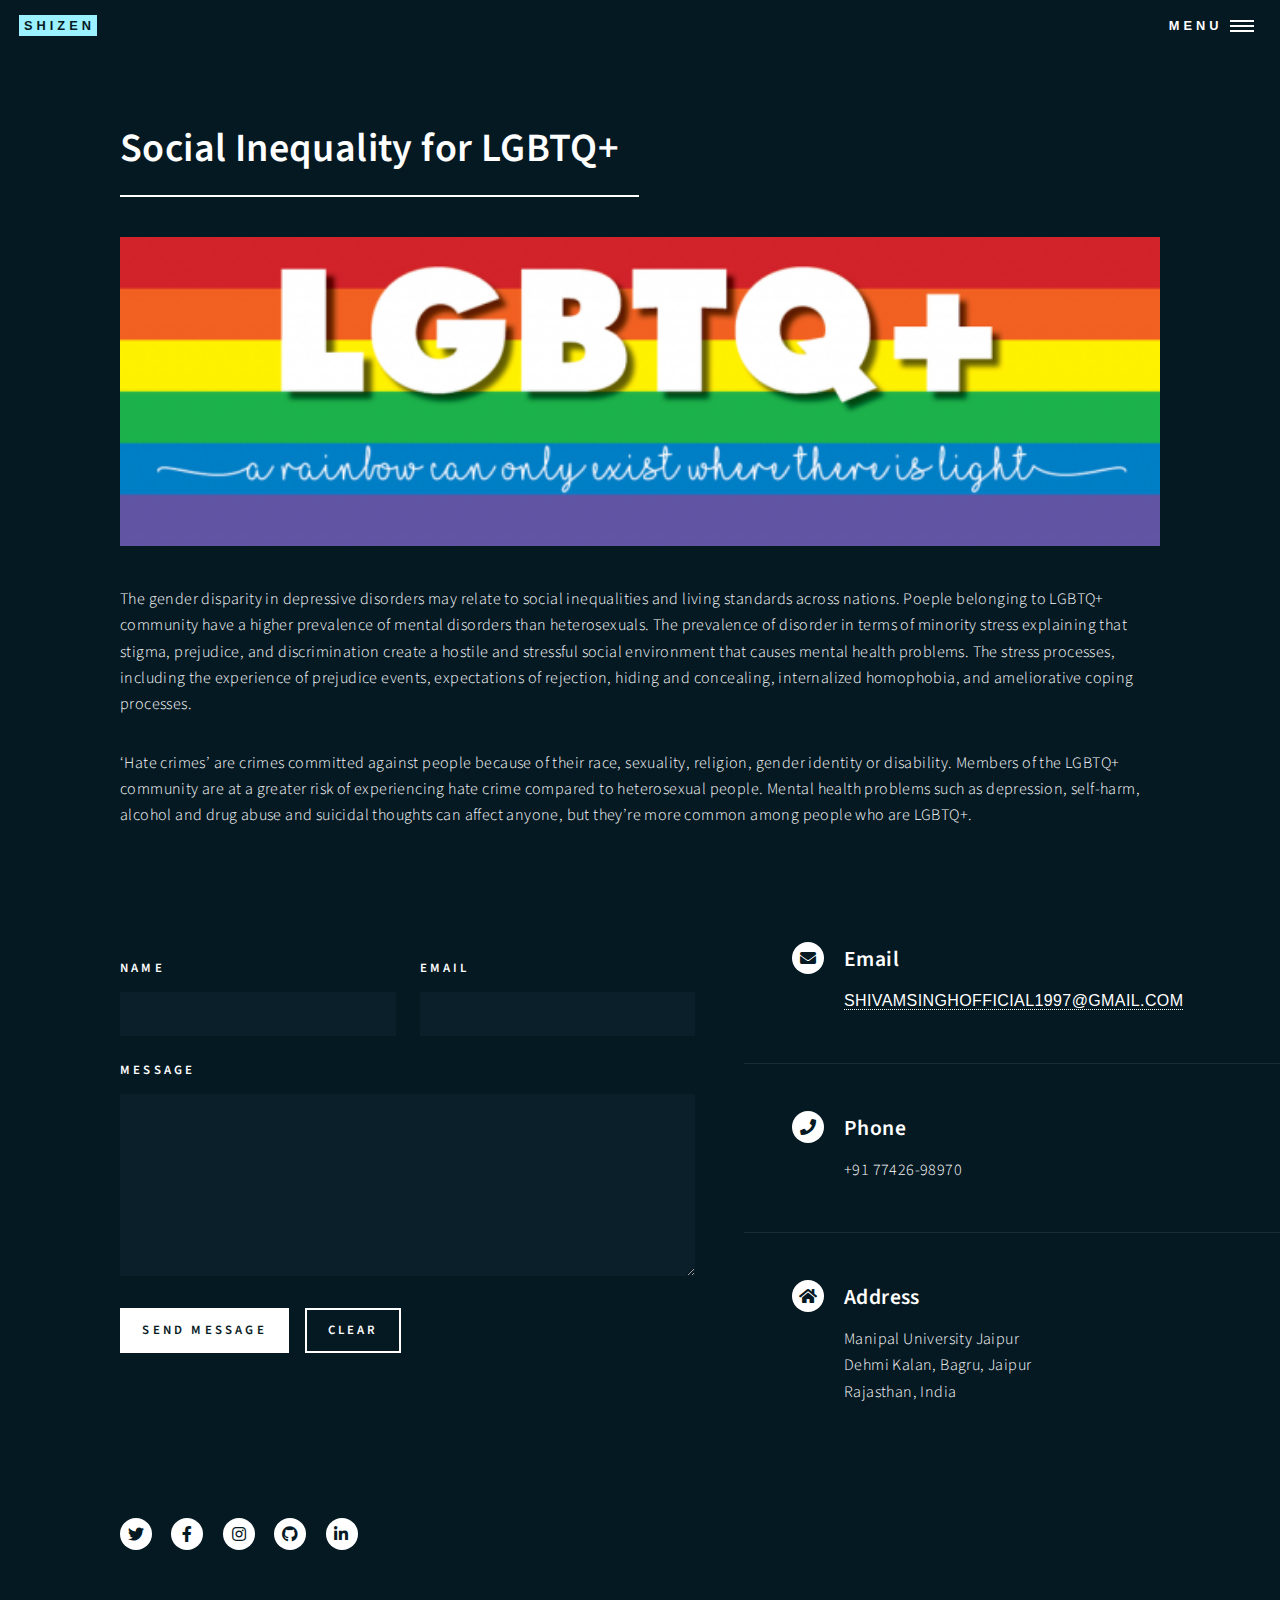
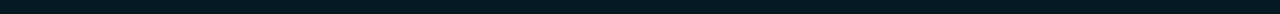
<file: inequality.html>
<!DOCTYPE HTML>
<html>
    <head>
        <title>Social Inequality for LGBTQ+</title>
		<meta charset="utf-8" />
		<meta name="viewport" content="width=device-width, initial-scale=1, user-scalable=no" />
		<link rel="stylesheet" href="assets/css/main.css" />
		<noscript><link rel="stylesheet" href="assets/css/noscript.css" /></noscript>
    </head>
    <body class="is-preload">
        <!-- Wrapper -->
			<div id="wrapper">

				<!-- Header -->
				<header id="header" class="alt">
					<a href="index.html" class="logo"><strong>ShiZen</strong> </a>
					<nav>
						<a href="#menu">Menu</a>
					</nav>
				</header>


				<!-- Menu -->
				<nav id="menu">
					<ul class="links">
						<li><a href="index.html">Home</a></li>
						<li><a href="resources.html">Resource Library</a></li>
						<li><a href="feelgood.html">Feel Good</a></li>
						<li><a href="yoga.html">Yoga</a></li>
						<li><a href="productsAndhacks.html">Products</a></li>
						<li><a href="blog.html">Let's Talk</a></li>
						<li><a href="dass.html">DASS</a></li>
					</ul>
					<ul class="actions stacked">
						<li><a href="#" class="button primary fit">Get Started</a></li>
						
					</ul>
				</nav>


				<!-- Main -->
					<div id="main" class="alt">

						<!-- One -->
							<section id="one">
								<div class="inner">
									<header class="major">
										<h1>Social Inequality for LGBTQ+</h1>
									</header>
									<span class="image main"><img src="images/lgbt_banner.png" alt="" /></span>
                                    <p>The gender disparity in depressive disorders may relate to social inequalities and living standards across nations.
                                        Poeple belonging to LGBTQ+ community have a higher prevalence of mental disorders than heterosexuals. 
                                        The prevalence of disorder in terms of minority stress explaining that stigma, prejudice, and discrimination create a hostile and 
                                        stressful social environment that causes mental health problems. The stress processes, 
                                        including the experience of prejudice events, expectations of rejection, hiding and concealing, 
                                        internalized homophobia, and ameliorative coping processes.
                                </p>
                                <p>‘Hate crimes’ are crimes committed against people because of their race, sexuality, religion, gender identity or disability. Members of the LGBTQ+ community are at a greater risk of experiencing hate crime compared to heterosexual people.
                                    Mental health problems such as depression, self-harm, alcohol and drug abuse and suicidal thoughts can affect anyone, but they’re more common among people who are LGBTQ+.
                                </p>
                                </div>
							</section>

					</div>

					
				<!-- Contact -->
				<section id="contact">
					<div class="inner">
						<section>
							<form method="post" action="#">
								<div class="fields">
									<div class="field half">
										<label for="name">Name</label>
										<input type="text" name="name" id="name" />
									</div>
									<div class="field half">
										<label for="email">Email</label>
										<input type="text" name="email" id="email" />
									</div>
									<div class="field">
										<label for="message">Message</label>
										<textarea name="message" id="message" rows="6"></textarea>
									</div>
								</div>
								<ul class="actions">
									<li><input type="submit" value="Send Message" class="primary" /></li>
									<li><input type="reset" value="Clear" /></li>
								</ul>
							</form>
						</section>
						<section class="split">
							<section>
								<div class="contact-method">
									<span class="icon solid alt fa-envelope"></span>
									<h3>Email</h3>
									<a href="#">shivamsinghofficial1997@gmail.com</a>
								</div>
							</section>
							<section>
								<div class="contact-method">
									<span class="icon solid alt fa-phone"></span>
									<h3>Phone</h3>
									<span>+91 77426-98970</span>
								</div>
							</section>
							<section>
								<div class="contact-method">
									<span class="icon solid alt fa-home"></span>
									<h3>Address</h3>
									<span>Manipal University Jaipur<br />
									Dehmi Kalan, Bagru, Jaipur<br />
									Rajasthan, India</span>
								</div>
							</section>
						</section>
					</div>
				</section>




                    <!-- Footer -->
					<footer id="footer">
						<div class="inner">
							<ul class="icons">
								<li><a href="#" class="icon brands alt fa-twitter"><span class="label">Twitter</span></a></li>
								<li><a href="#" class="icon brands alt fa-facebook-f"><span class="label">Facebook</span></a></li>
								<li><a href="#" class="icon brands alt fa-instagram"><span class="label">Instagram</span></a></li>
								<li><a href="#" class="icon brands alt fa-github"><span class="label">GitHub</span></a></li>
								<li><a href="#" class="icon brands alt fa-linkedin-in"><span class="label">LinkedIn</span></a></li>
							</ul>
							
						</div>
					</footer>

			</div>

		<!-- Scripts -->
			<script src="assets/js/jquery.min.js"></script>
			<script src="assets/js/jquery.scrolly.min.js"></script>
			<script src="assets/js/jquery.scrollex.min.js"></script>
			<script src="assets/js/browser.min.js"></script>
			<script src="assets/js/breakpoints.min.js"></script>
			<script src="assets/js/util.js"></script>
			<script src="assets/js/main.js"></script>


    </body>
</html>
</file>
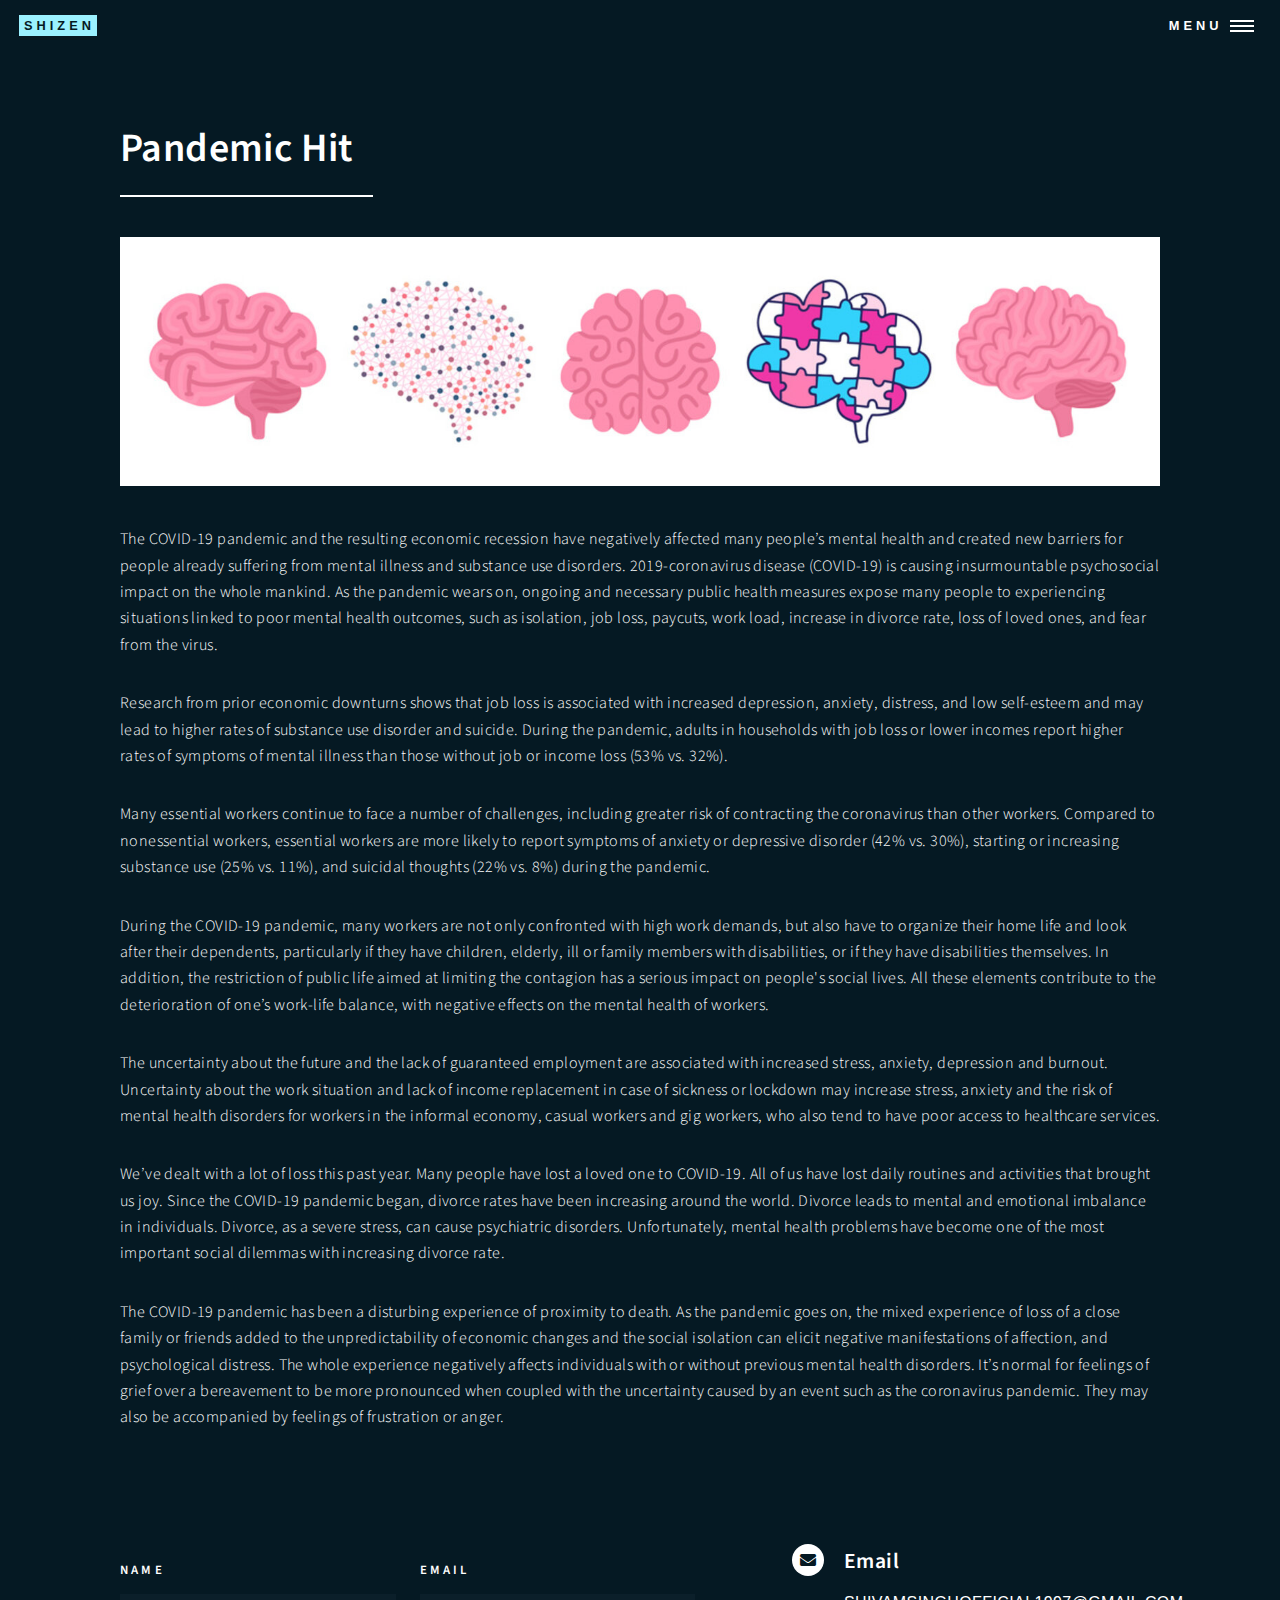
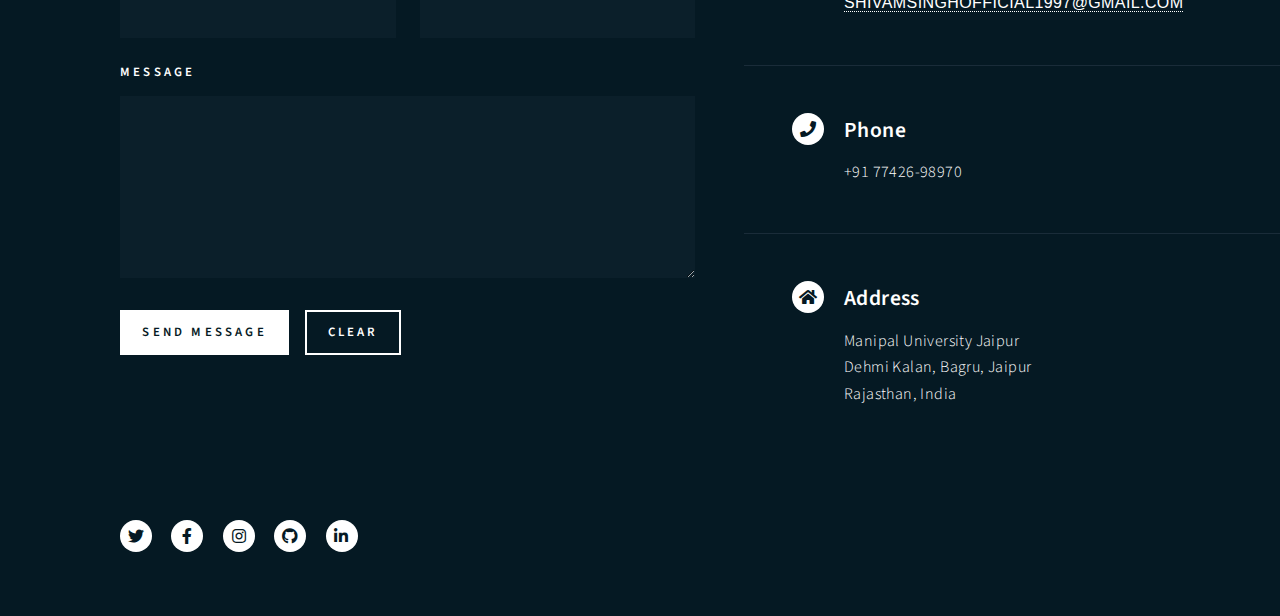
<file: pandemic.html>
<!DOCTYPE HTML>
<html>
    <head>
        <title>Pandemic Hit</title>
		<meta charset="utf-8" />
		<meta name="viewport" content="width=device-width, initial-scale=1, user-scalable=no" />
		<link rel="stylesheet" href="assets/css/main.css" />
		<noscript><link rel="stylesheet" href="assets/css/noscript.css" /></noscript>
    </head>
    <body class="is-preload">
        <!-- Wrapper -->
			<div id="wrapper">

				<!-- Header -->
				<header id="header" class="alt">
					<a href="index.html" class="logo"><strong>ShiZen</strong> </a>
					<nav>
						<a href="#menu">Menu</a>
					</nav>
				</header>


				<!-- Menu -->
				<nav id="menu">
					<ul class="links">
						<li><a href="index.html">Home</a></li>
						<li><a href="resources.html">Resource Library</a></li>
						<li><a href="feelgood.html">Feel Good</a></li>
						<li><a href="yoga.html">Yoga</a></li>
						<li><a href="productsAndhacks.html">Products</a></li>
						<li><a href="blog.html">Let's Talk</a></li>
						<li><a href="dass.html">DASS</a></li>
					</ul>
					<ul class="actions stacked">
						<li><a href="#" class="button primary fit">Get Started</a></li>
						
					</ul>
				</nav>


				<!-- Main -->
					<div id="main" class="alt">

						<!-- One -->
							<section id="one">
								<div class="inner">
									<header class="major">
										<h1>Pandemic Hit</h1>
									</header>
									<span class="image main"><img src="images/pandemic.jpg" alt="" /></span>
                                    <p>The COVID-19 pandemic and the resulting economic recession have negatively affected many people’s mental health and created new barriers for people already suffering from mental illness and substance use disorders. 2019-coronavirus disease (COVID-19) is causing insurmountable psychosocial impact on the whole mankind. As the pandemic wears on, ongoing and necessary public health measures expose many people to experiencing situations linked to poor mental health outcomes, such as isolation, job loss, paycuts, work load, increase in divorce rate, loss of loved ones, and fear from the virus.</p>
                                    <p>Research from prior economic downturns shows that job loss is associated with increased depression, anxiety, distress, and low self-esteem and may lead to higher rates of substance use disorder and suicide. During the pandemic, adults in households with job loss or lower incomes report higher rates of symptoms of mental illness than those without job or income loss (53% vs. 32%).
                                    </p>
                                    <p>Many essential workers continue to face a number of challenges, including greater risk of contracting the coronavirus than other workers. Compared to nonessential workers, essential workers are more likely to report symptoms of anxiety or depressive disorder (42% vs. 30%), starting or increasing substance use (25% vs. 11%), and suicidal thoughts (22% vs. 8%) during the pandemic.</p>    
                                    <p>During the COVID-19 pandemic, many workers are not only confronted with high work
                                        demands, but also have to organize their home life and look after their dependents,
                                        particularly if they have children, elderly, ill or family members with disabilities, or if
                                        they have disabilities themselves. In addition, the restriction of public life aimed at
                                        limiting the contagion has a serious impact on people's social lives. All these elements
                                        contribute to the deterioration of one’s work-life balance, with negative effects on the
                                        mental health of workers.</p>
                                    <p>The uncertainty about the future and the lack of guaranteed employment are associated
                                        with increased stress, anxiety, depression and burnout. Uncertainty about the work
                                        situation and lack of income replacement in case of sickness or lockdown may increase
                                        stress, anxiety and the risk of mental health disorders for workers in the informal economy,
                                        casual workers and gig workers, who also tend to have poor access to healthcare services.</p>
                                    <p>We’ve dealt with a lot of loss this past year. Many people have lost a loved one to COVID-19. All of us have lost daily routines and activities that brought us joy.
                                        Since the COVID-19 pandemic began, divorce rates have been increasing around the world. Divorce leads to mental and emotional imbalance in individuals. Divorce, as a severe stress, can cause psychiatric disorders. Unfortunately, mental health problems have become one of the most important social dilemmas with increasing divorce rate. 
                                    </p>
                                    <p>The COVID-19 pandemic has been a disturbing experience of proximity to death. As the pandemic goes on, the mixed experience of loss of a close family or friends added to the unpredictability of economic changes and the social isolation can elicit negative manifestations of affection, and psychological distress. The whole experience negatively affects individuals with or without previous mental health disorders. It’s normal for feelings of grief over a bereavement to be more pronounced when coupled with the uncertainty caused by an event such as the coronavirus pandemic. They may also be accompanied by feelings of frustration or anger.

                                    </p>
                                </div>
							</section>

					</div>

					
				<!-- Contact -->
				<section id="contact">
					<div class="inner">
						<section>
							<form method="post" action="#">
								<div class="fields">
									<div class="field half">
										<label for="name">Name</label>
										<input type="text" name="name" id="name" />
									</div>
									<div class="field half">
										<label for="email">Email</label>
										<input type="text" name="email" id="email" />
									</div>
									<div class="field">
										<label for="message">Message</label>
										<textarea name="message" id="message" rows="6"></textarea>
									</div>
								</div>
								<ul class="actions">
									<li><input type="submit" value="Send Message" class="primary" /></li>
									<li><input type="reset" value="Clear" /></li>
								</ul>
							</form>
						</section>
						<section class="split">
							<section>
								<div class="contact-method">
									<span class="icon solid alt fa-envelope"></span>
									<h3>Email</h3>
									<a href="#">shivamsinghofficial1997@gmail.com</a>
								</div>
							</section>
							<section>
								<div class="contact-method">
									<span class="icon solid alt fa-phone"></span>
									<h3>Phone</h3>
									<span>+91 77426-98970</span>
								</div>
							</section>
							<section>
								<div class="contact-method">
									<span class="icon solid alt fa-home"></span>
									<h3>Address</h3>
									<span>Manipal University Jaipur<br />
									Dehmi Kalan, Bagru, Jaipur<br />
									Rajasthan, India</span>
								</div>
							</section>
						</section>
					</div>
				</section>

                    <!-- Footer -->
					<footer id="footer">
						<div class="inner">
							<ul class="icons">
								<li><a href="#" class="icon brands alt fa-twitter"><span class="label">Twitter</span></a></li>
								<li><a href="#" class="icon brands alt fa-facebook-f"><span class="label">Facebook</span></a></li>
								<li><a href="#" class="icon brands alt fa-instagram"><span class="label">Instagram</span></a></li>
								<li><a href="#" class="icon brands alt fa-github"><span class="label">GitHub</span></a></li>
								<li><a href="#" class="icon brands alt fa-linkedin-in"><span class="label">LinkedIn</span></a></li>
							</ul>
							
						</div>
					</footer>

			</div>

		<!-- Scripts -->
			<script src="assets/js/jquery.min.js"></script>
			<script src="assets/js/jquery.scrolly.min.js"></script>
			<script src="assets/js/jquery.scrollex.min.js"></script>
			<script src="assets/js/browser.min.js"></script>
			<script src="assets/js/breakpoints.min.js"></script>
			<script src="assets/js/util.js"></script>
			<script src="assets/js/main.js"></script>


    </body>
</html>
</file>
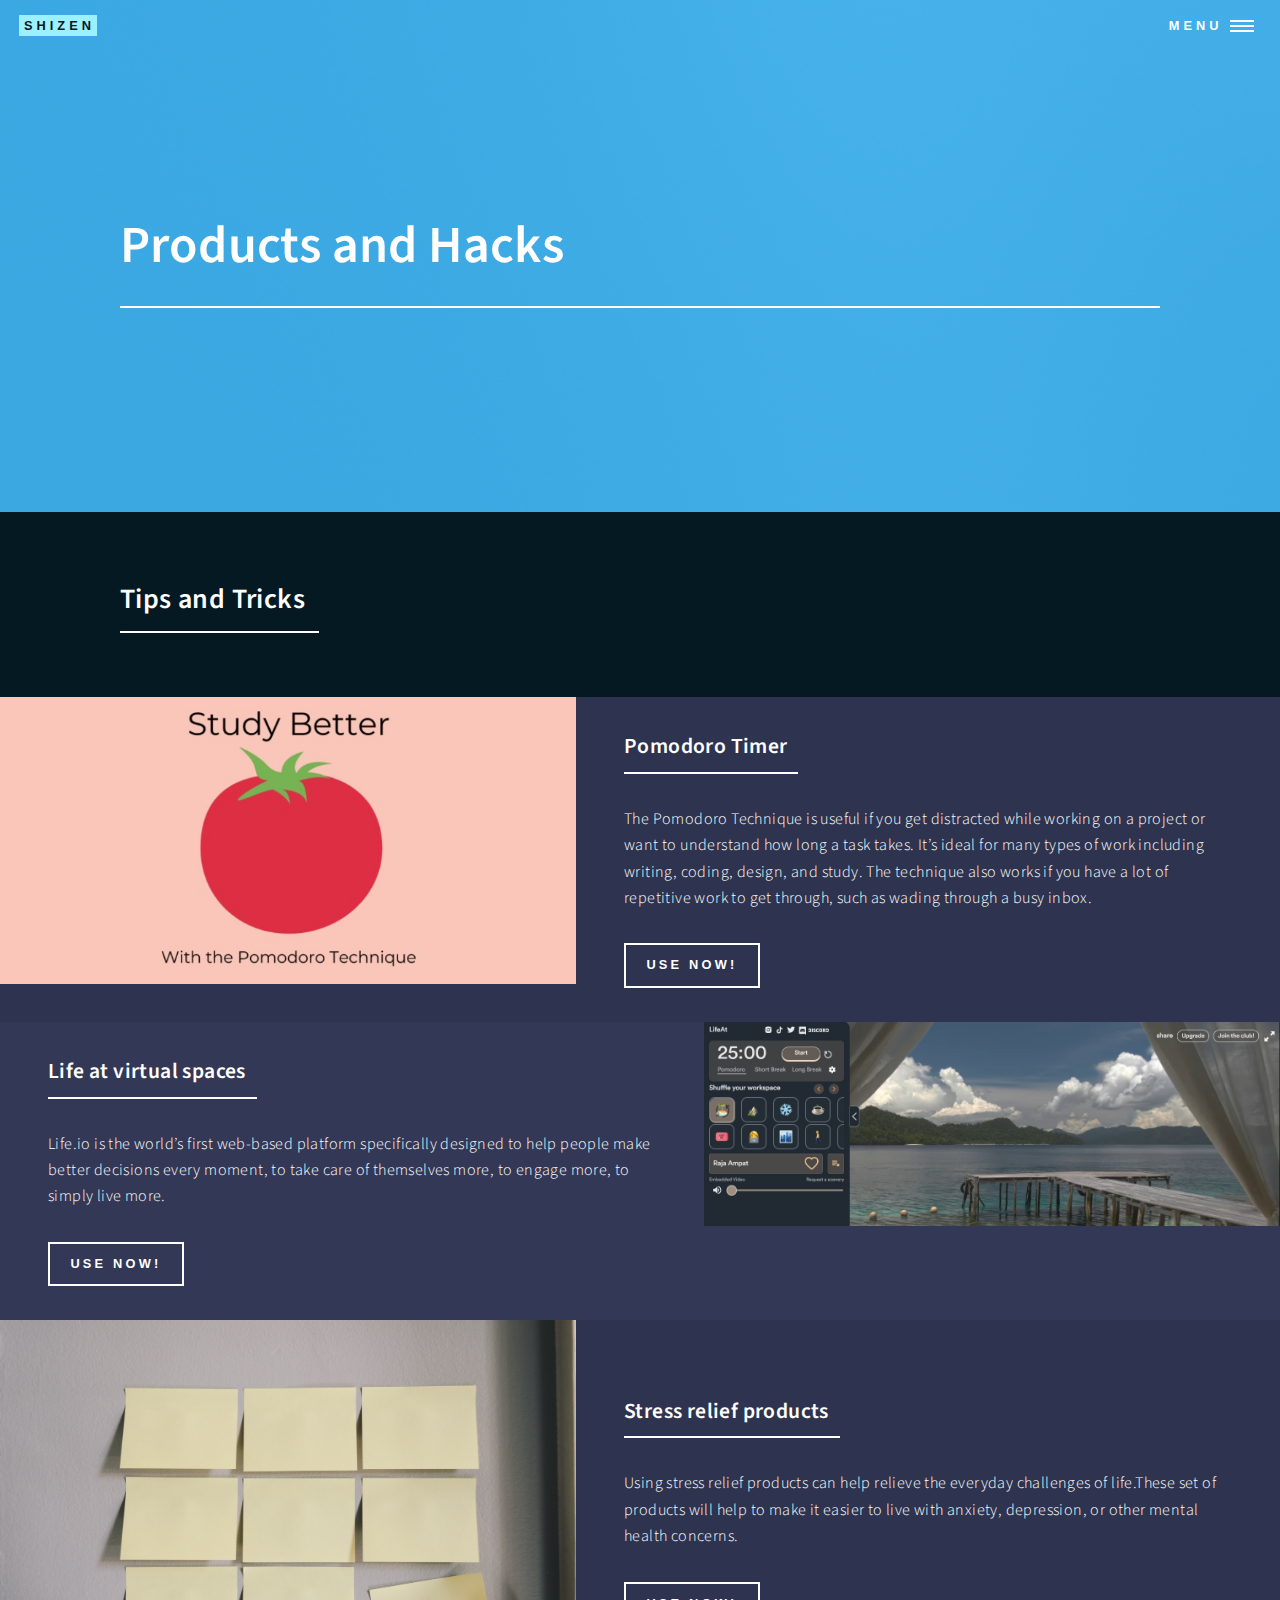
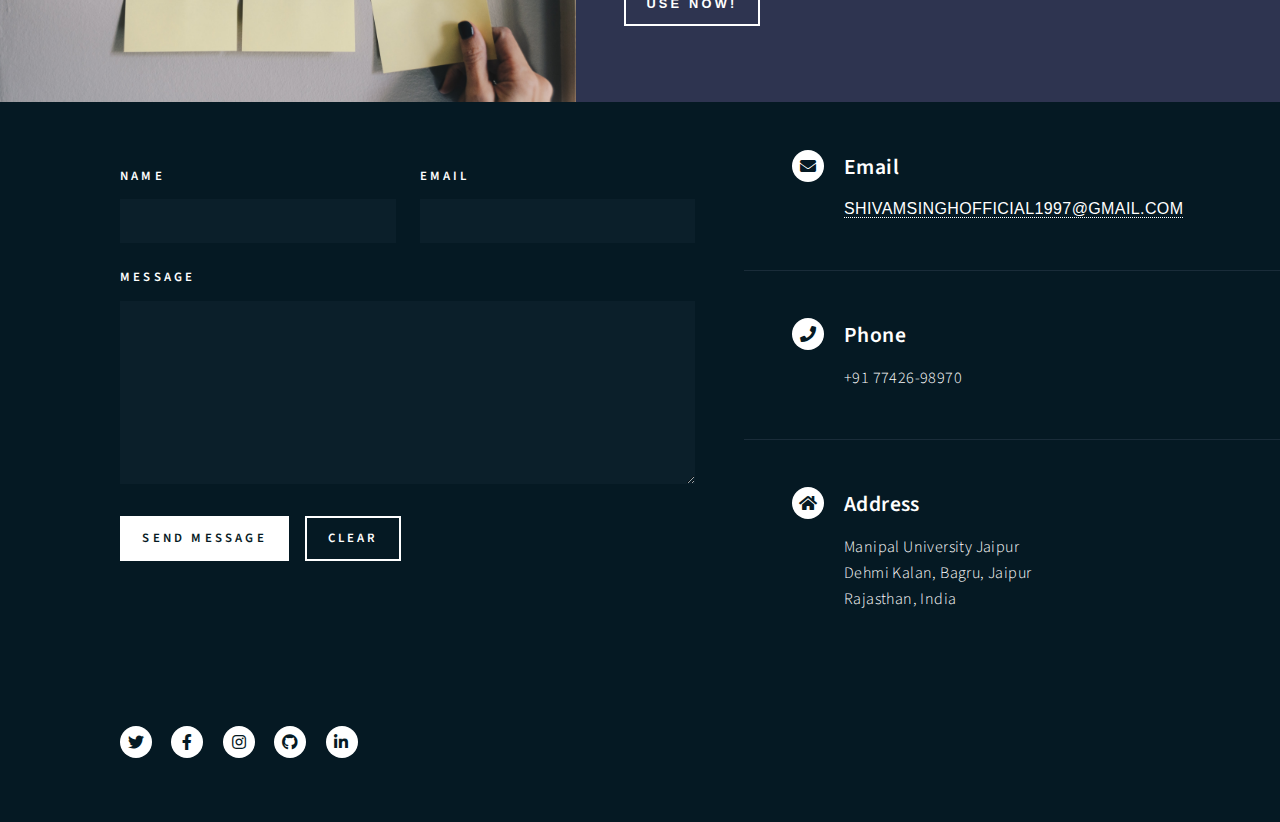
<file: productsAndhacks.html>
<!DOCTYPE HTML>

<html>
	<head>
		<title>ShiZen</title>
		<meta charset="utf-8" />
		<meta name="viewport" content="width=device-width, initial-scale=1, user-scalable=no" />
		<link rel="stylesheet" href="assets/css/main.css" />
		<noscript><link rel="stylesheet" href="assets/css/noscript.css" /></noscript>
	</head>
	<body class="is-preload">

		<!-- Wrapper -->
        <div id="wrapper">

            <!-- Header -->
                <header id="header" class="alt">
                    <a href="index.html" class="logo"><strong>ShiZen</strong> </a>
                    <nav>
                        <a href="#menu">Menu</a>
                    </nav>
                </header>

            <!-- Menu -->
                <nav id="menu">
                    <ul class="links">
                        <li><a href="index.html">Home</a></li>
                        <li><a href="resources.html">Resource Library</a></li>
                        <li><a href="feelgood.html">Feel Good</a></li>
                        <li><a href="yoga.html">Yoga</a></li>
                        <li><a href="productsAndhacks.html">Products</a></li>
                        <li><a href="blog.html">Let's Talk</a></li>
			<li><a href="dass.html">DASS</a></li>
                    </ul>
                    <ul class="actions stacked">
                        <li><a href="#" class="button primary fit">Get Started</a></li>
                        
                    </ul>
                </nav>

				<!-- Banner -->
				<!-- Note: The "styleN" class below should match that of the header element. -->
					<section id="banner" class="style2">
						<div class="inner">
							<span class="image">
								<img src="images/pic07.jpg" alt="" />
							</span>
							<header class="major">
								<h1>Products and Hacks</h1>
							</header>
							<div class="content">
								<p></p>
							</div>
						</div>
					</section>

				<!-- Main -->
					<div id="main">

						<!-- One -->
							<section id="one">
								<div class="inner">
									<header class="major">
										<h2>Tips and Tricks</h2>
									</header>
									<p></p>
								</div>
							</section>

						<!-- Two -->
							<section id="two" class="spotlights">
								<section>
									<a href="https://pomofocus.io/" class="image">
										<img src="images/tomato.jpg" alt="" data-position="center center" />
									</a>
									<div class="content">
										<div class="inner">
											<header class="major">
												<h3>Pomodoro Timer</h3>
											</header>
											<p>The Pomodoro Technique is useful if you get distracted while working on a project or want to understand how long a task takes. It’s ideal for many types of work including writing, coding, design, and study. The technique also works if you have a lot of repetitive work to get through, such as wading through a busy inbox.</p>
											<ul class="actions">
												<li><a href="https://pomofocus.io/" class="button">Use Now!</a></li>
											</ul>
										</div>
									</div>
								</section>
								<section>
									<a href="https://lifeat.io/" class="image">
										<img src="images/Life at io.jpg" alt="" data-position="top center" />
									</a>
									<div class="content">
										<div class="inner">
											<header class="major">
												<h3>Life at virtual spaces</h3>
											</header>
											<p>Life.io is the world’s first web-based platform specifically designed to help people make better decisions every moment, to take care of themselves more, to engage more, to simply live more. </p>
											<ul class="actions">
												<li><a href="https://lifeat.io/" class="button">Use Now!</a></li>
											</ul>
										</div>
									</div>
								</section>
								<section>
									<a href="https://www.medicalnewstoday.com/articles/stress-relief-products#for-use-at-home" class="image">
										<img src="images/List.jpg" alt="" data-position="25% 25%" />
									</a>
									<div class="content">
										<div class="inner">
											<header class="major">
												<h3>Stress relief products</h3>
											</header>
											<p>Using stress relief products can help relieve the everyday challenges of life.These set of products will help to make it easier to live with anxiety, depression, or other mental health concerns.

                                            </p>
											<ul class="actions">
												<li><a href="https://www.medicalnewstoday.com/articles/stress-relief-products#for-use-at-home" class="button">Use now!</a></li>
											</ul>
										</div>
									</div>
								</section>
							</section>

						

					</div>

				<!-- Contact -->
				<section id="contact">
					<div class="inner">
						<section>
							<form method="post" action="#">
								<div class="fields">
									<div class="field half">
										<label for="name">Name</label>
										<input type="text" name="name" id="name" />
									</div>
									<div class="field half">
										<label for="email">Email</label>
										<input type="text" name="email" id="email" />
									</div>
									<div class="field">
										<label for="message">Message</label>
										<textarea name="message" id="message" rows="6"></textarea>
									</div>
								</div>
								<ul class="actions">
									<li><input type="submit" value="Send Message" class="primary" /></li>
									<li><input type="reset" value="Clear" /></li>
								</ul>
							</form>
						</section>
						<section class="split">
							<section>
								<div class="contact-method">
									<span class="icon solid alt fa-envelope"></span>
									<h3>Email</h3>
									<a href="#">shivamsinghofficial1997@gmail.com</a>
								</div>
							</section>
							<section>
								<div class="contact-method">
									<span class="icon solid alt fa-phone"></span>
									<h3>Phone</h3>
									<span>+91 77426-98970</span>
								</div>
							</section>
							<section>
								<div class="contact-method">
									<span class="icon solid alt fa-home"></span>
									<h3>Address</h3>
									<span>Manipal University Jaipur<br />
									Dehmi Kalan, Bagru, Jaipur<br />
									Rajasthan, India</span>
								</div>
							</section>
						</section>
					</div>
				</section>


				<!-- Footer -->
					<footer id="footer">
						<div class="inner">
							<ul class="icons">
								<li><a href="#" class="icon brands alt fa-twitter"><span class="label">Twitter</span></a></li>
								<li><a href="#" class="icon brands alt fa-facebook-f"><span class="label">Facebook</span></a></li>
								<li><a href="#" class="icon brands alt fa-instagram"><span class="label">Instagram</span></a></li>
								<li><a href="#" class="icon brands alt fa-github"><span class="label">GitHub</span></a></li>
								<li><a href="#" class="icon brands alt fa-linkedin-in"><span class="label">LinkedIn</span></a></li>
							</ul>
							
						</div>
					</footer>

			</div>

		<!-- Scripts -->
			<script src="assets/js/jquery.min.js"></script>
			<script src="assets/js/jquery.scrolly.min.js"></script>
			<script src="assets/js/jquery.scrollex.min.js"></script>
			<script src="assets/js/browser.min.js"></script>
			<script src="assets/js/breakpoints.min.js"></script>
			<script src="assets/js/util.js"></script>
			<script src="assets/js/main.js"></script>

	</body>
</html>
</file>
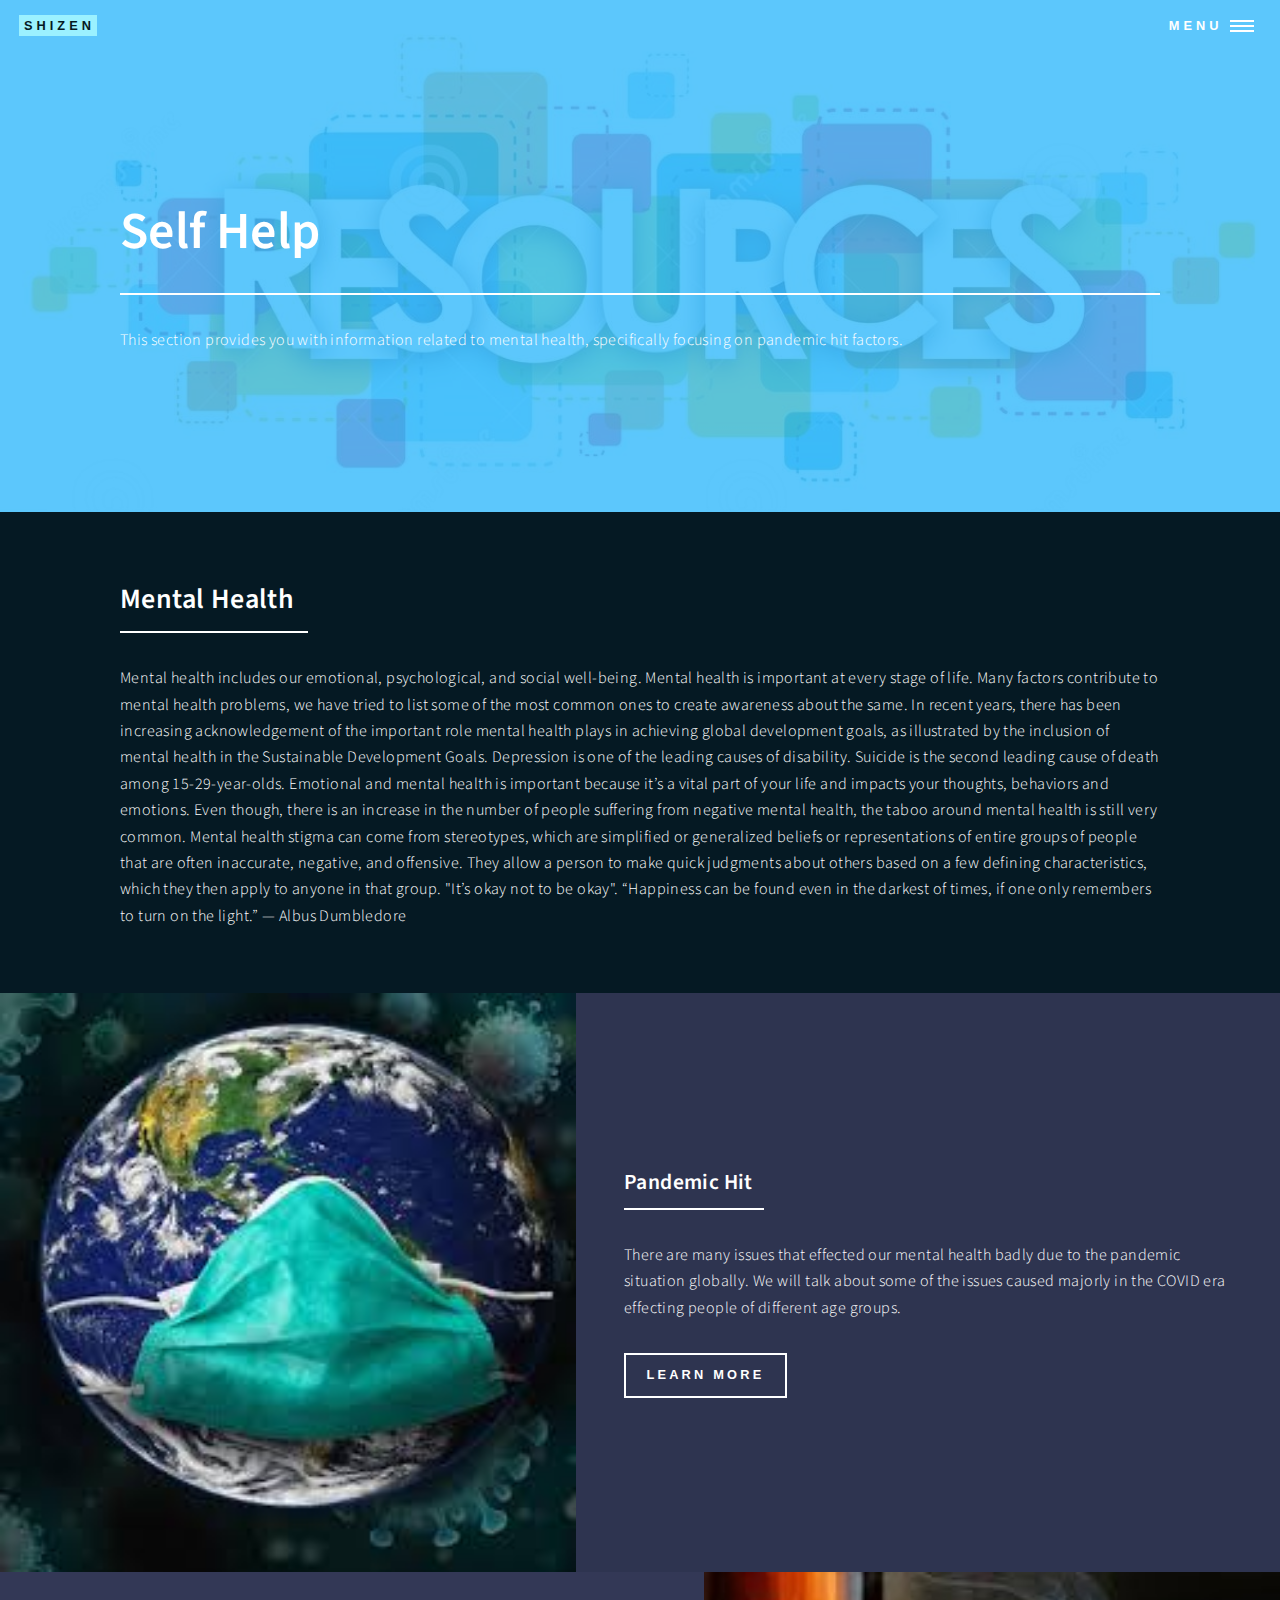
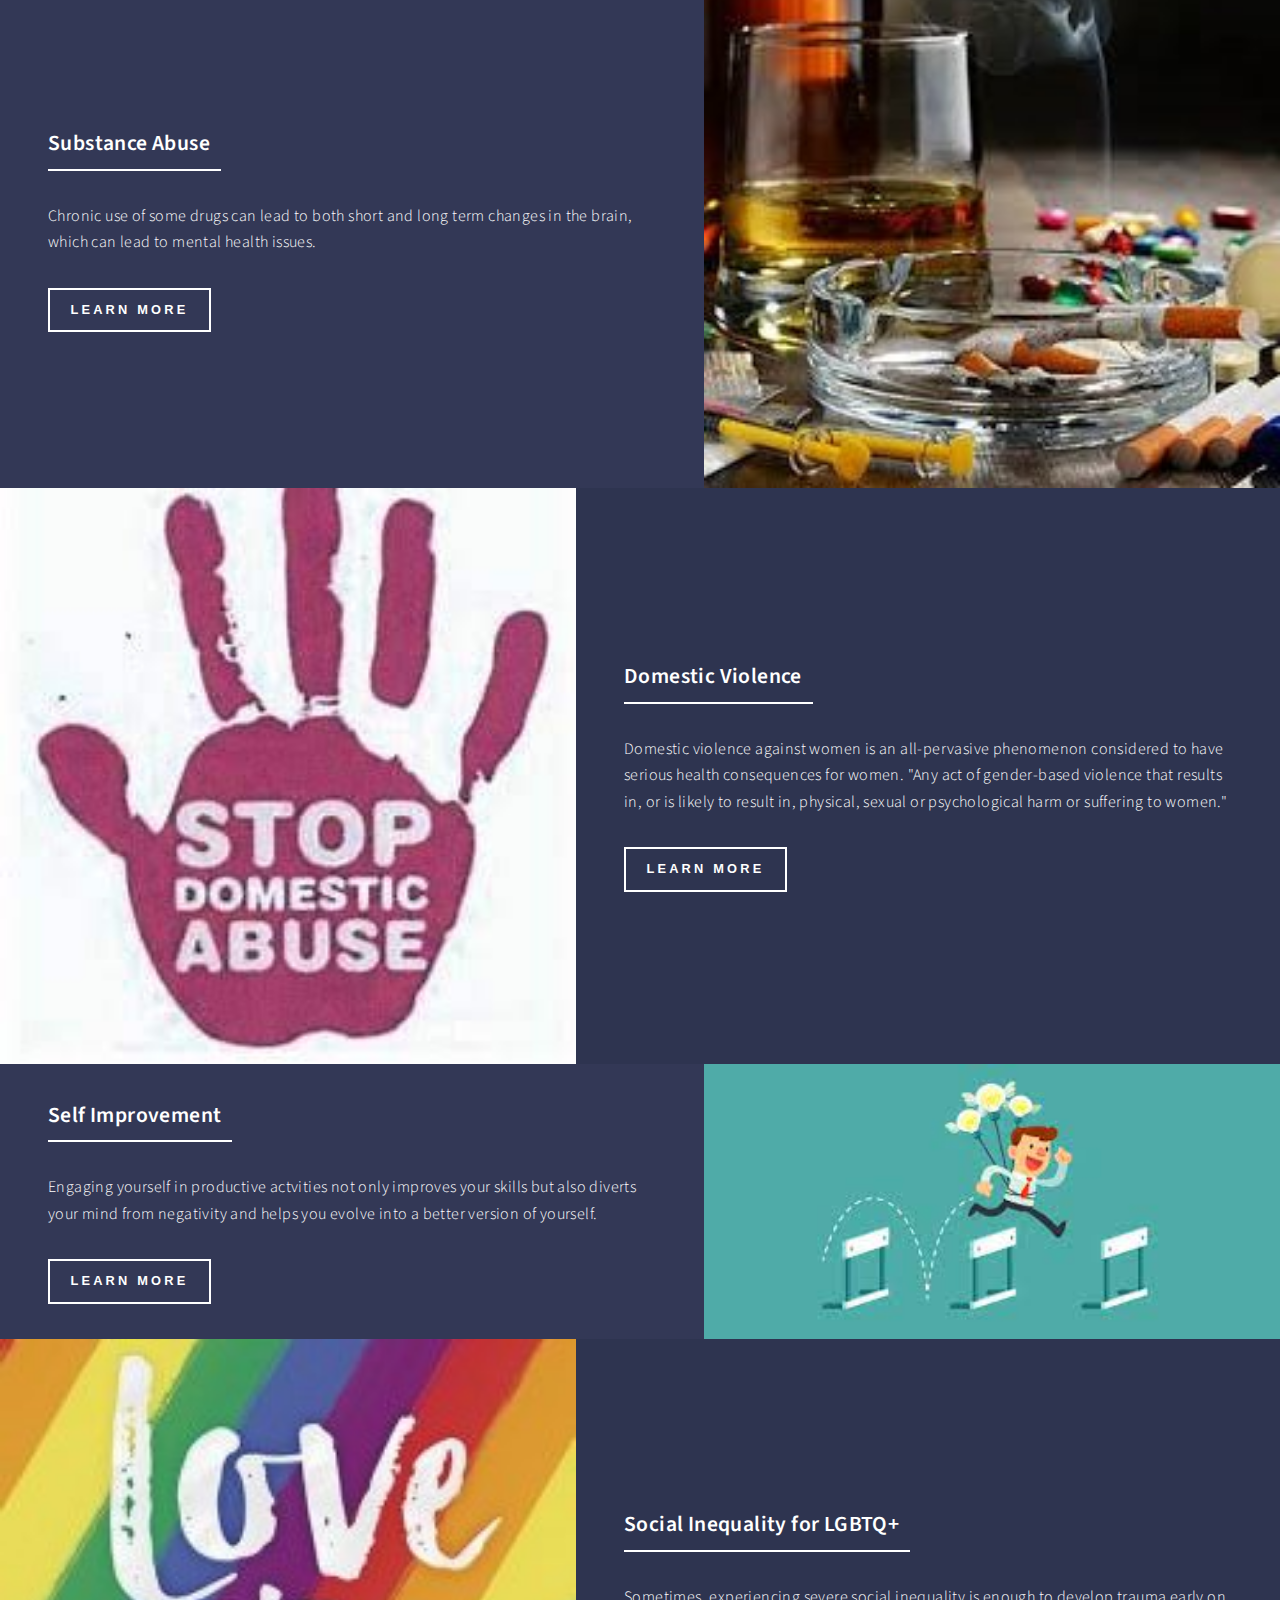
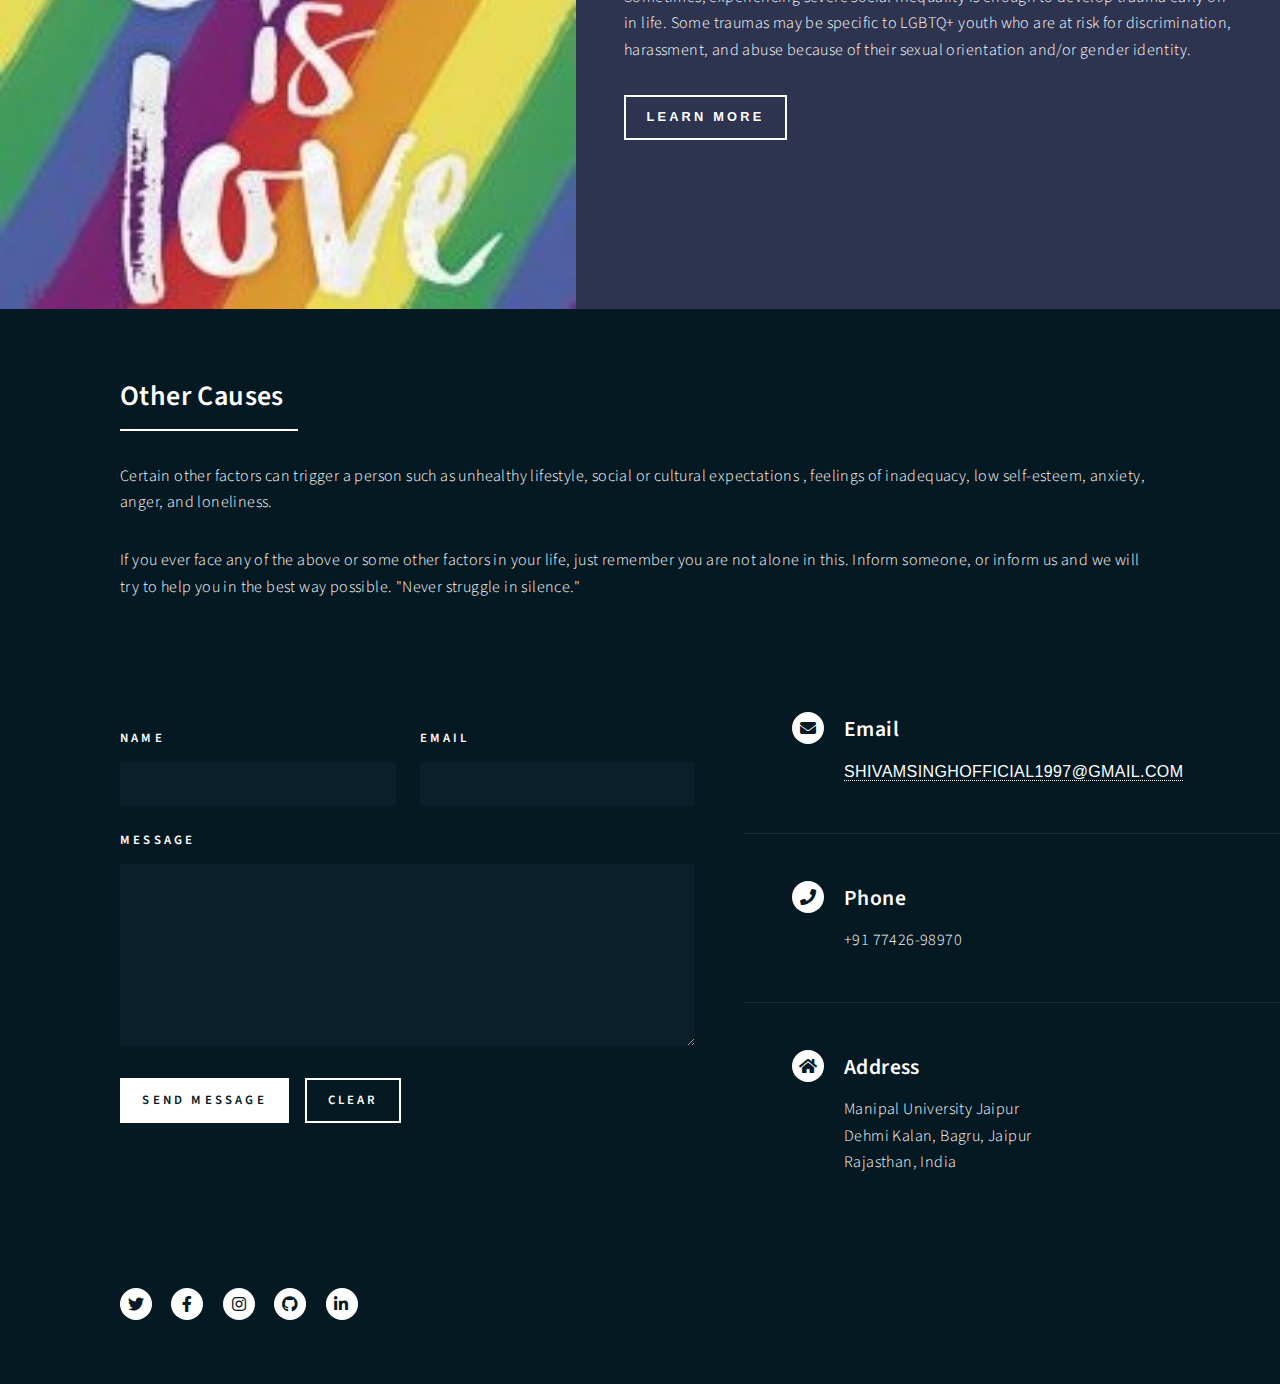
<file: resources.html>
<!DOCTYPE HTML>

<html>
    <head>
		<title>Resources</title>
		<meta charset="utf-8" />
		<meta name="viewport" content="width=device-width, initial-scale=1, user-scalable=no" />
		<link rel="stylesheet" href="assets/css/main.css" />
		<noscript><link rel="stylesheet" href="assets/css/noscript.css" /></noscript>
	</head>
    <body class="is-preload">
        <!-- Wrapper -->
			<div id="wrapper">

				<!-- Header -->
					<header id="header" class="alt">
						<a href="index.html" class="logo"><strong>ShiZen</strong> </a>
						<nav>
							<a href="#menu">Menu</a>
						</nav>
					</header>

				<!-- Menu -->
				<nav id="menu">
					<ul class="links">
						<li><a href="index.html">Home</a></li>
						<li><a href="resources.html">Resource Library</a></li>
						<li><a href="feelgood.html">Feel Good</a></li>
						<li><a href="yoga.html">Yoga</a></li>
						<li><a href="productsAndhacks.html">Products</a></li>
						<li><a href="blog.html">Let's Talk</a></li>
						<li><a href="dass.html">DASS</a></li>
					</ul>
					<ul class="actions stacked">
						<li><a href="#" class="button primary fit">Get Started</a></li>
						
					</ul>
				</nav>


				<!-- Banner -->
				<!-- Note: The "styleN" class below should match that of the header element. -->
				<section id="banner" class="style2">
					<div class="inner">
						<span class="image">
							<img src="images/resources1.jpg" alt="" />
						</span>
						<header class="major">
							<h1>Self Help</h1>
						</header>
						<div class="content">This section provides you with information related to mental health, specifically focusing on pandemic hit factors.</p>
						</div>
					</div>
				</section>




					<!-- Main -->
					<div id="main">

						<!-- One -->
							<section id="one">
								<div class="inner">
									<header class="major">
										<h2>Mental Health</h2>
									</header>
									<p>Mental health includes our emotional, psychological, and social well-being. Mental health is important at every stage of life. Many factors contribute to mental health problems, we have tried to list some of the most common ones to create awareness about the same.
										In recent years, there has been increasing acknowledgement of the important role mental health plays in achieving global development goals, as illustrated by the inclusion of mental health in the Sustainable Development Goals. Depression is one of the leading causes of disability. Suicide is the second leading cause of death among 15-29-year-olds.
										Emotional and mental health is important because it’s a vital part of your life and impacts your thoughts, behaviors and emotions.
										Even though, there is an increase in the number of people suffering from negative mental health, the taboo around mental health is still very common.
										Mental health stigma can come from stereotypes, which are simplified or generalized beliefs or representations of entire groups of people that are often inaccurate, negative, and offensive.
										They allow a person to make quick judgments about others based on a few defining characteristics, which they then apply to anyone in that group.
										"It’s okay not to be okay".
										“Happiness can be found even in the darkest of times, if one only remembers to turn on the light.” — Albus Dumbledore

		
									</p>
								</div>
							</section>

						<!-- Two -->
							<section id="two" class="spotlights">
								<section>
									<a href="pandemic.html" class="image">
										<img src="images/pandemic12.jpg" alt="" data-position="center center" />
									</a>
									<div class="content">
										<div class="inner">
											<header class="major">
												<h3>Pandemic Hit</h3>
											</header>
											<p>There are many issues that effected our mental health badly due to the pandemic situation globally. We will talk about some of the issues caused majorly in the COVID era effecting people of different age groups.</p>
											<ul class="actions">
												<li><a href="pandemic.html" class="button">Learn more</a></li>
											</ul>
										</div>
									</div>
								</section>
								<section>
									<a href="substance.html" class="image">
										<img src="images/substance.jpg" alt="" data-position="top center" />
									</a>
									<div class="content">
										<div class="inner">
											<header class="major">
												<h3>Substance Abuse</h3>
											</header>
											<p>Chronic use of some drugs can lead to both short and long term changes in the brain, which can lead to mental health issues.</p>
											<ul class="actions">
												<li><a href="substance.html" class="button">Learn more</a></li>
											</ul>
										</div>
									</div>
								</section>
								<section>
									<a href="violence.html" class="image">
										<img src="images/violence.jpg" alt="" data-position="25% 25%" />
									</a>
									<div class="content">
										<div class="inner">
											<header class="major">
												<h3>Domestic Violence</h3>
											</header>
											<p>Domestic violence against women is an all-pervasive phenomenon considered to have serious health consequences for women. "Any act of gender-based violence that results in, or is likely to result in, physical, sexual or psychological harm or suffering to women." </p>
											<ul class="actions">
												<li><a href="violence.html" class="button">Learn more</a></li>
											</ul>
										</div>
									</div>
								</section>
								<section>
									<a href="improve.html" class="image">
										<img src="images/improve.jpg" alt="" data-position="25% 25%" />
									</a>
									<div class="content">
										<div class="inner">
											<header class="major">
												<h3>Self Improvement</h3>
											</header>
											<p>Engaging yourself in productive actvities not only improves your skills but also diverts your mind from negativity and helps you evolve into a better version of yourself.</p>
											<ul class="actions">
												<li><a href="improve.html" class="button">Learn more</a></li>
											</ul>
										</div>
									</div>
								</section>
								<section>
									<a href="inequality.html" class="image">
										<img src="images/lgb.jpg" alt="" data-position="25% 25%" />
									</a>
									<div class="content">
										<div class="inner">
											<header class="major">
												<h3>Social Inequality for LGBTQ+</h3>
											</header>
											<p>Sometimes, experiencing severe social inequality is enough to develop trauma early on in life. Some traumas may be specific to LGBTQ+ youth who
												are at risk for discrimination, harassment, and abuse because of their
												sexual orientation and/or gender identity.</p>
											<ul class="actions">
												<li><a href="inequality.html" class="button">Learn more</a></li>
											</ul>
										</div>
									</div>
								</section>
								
							</section>

							<!-- Three -->
							<section id="three">
								<div class="inner">
									<header class="major">
										<h2>Other Causes</h2>
									</header>
									<p>Certain other factors can trigger a person such as unhealthy lifestyle, social or cultural expectations , feelings of inadequacy,
										low self-esteem, anxiety, anger, and loneliness.</p>
									<p>If you ever face any of the above or some other factors in your life, just remember you are not alone in this. Inform someone, or inform us and we will try to help you in the best way possible.
										"Never struggle in silence."
									</p>
								</div>
							</section>

					</div>

					<!-- Contact -->
				<section id="contact">
					<div class="inner">
						<section>
							<form method="post" action="#">
								<div class="fields">
									<div class="field half">
										<label for="name">Name</label>
										<input type="text" name="name" id="name" />
									</div>
									<div class="field half">
										<label for="email">Email</label>
										<input type="text" name="email" id="email" />
									</div>
									<div class="field">
										<label for="message">Message</label>
										<textarea name="message" id="message" rows="6"></textarea>
									</div>
								</div>
								<ul class="actions">
									<li><input type="submit" value="Send Message" class="primary" /></li>
									<li><input type="reset" value="Clear" /></li>
								</ul>
							</form>
						</section>
						<section class="split">
							<section>
								<div class="contact-method">
									<span class="icon solid alt fa-envelope"></span>
									<h3>Email</h3>
									<a href="#">shivamsinghofficial1997@gmail.com</a>
								</div>
							</section>
							<section>
								<div class="contact-method">
									<span class="icon solid alt fa-phone"></span>
									<h3>Phone</h3>
									<span>+91 77426-98970</span>
								</div>
							</section>
							<section>
								<div class="contact-method">
									<span class="icon solid alt fa-home"></span>
									<h3>Address</h3>
									<span>Manipal University Jaipur<br />
									Dehmi Kalan, Bagru, Jaipur<br />
									Rajasthan, India</span>
								</div>
							</section>
						</section>
					</div>
				</section>

				

					<!-- Footer -->
					<footer id="footer">
						<div class="inner">
							<ul class="icons">
								<li><a href="#" class="icon brands alt fa-twitter"><span class="label">Twitter</span></a></li>
								<li><a href="#" class="icon brands alt fa-facebook-f"><span class="label">Facebook</span></a></li>
								<li><a href="#" class="icon brands alt fa-instagram"><span class="label">Instagram</span></a></li>
								<li><a href="#" class="icon brands alt fa-github"><span class="label">GitHub</span></a></li>
								<li><a href="#" class="icon brands alt fa-linkedin-in"><span class="label">LinkedIn</span></a></li>
							</ul>
							
						</div>
					</footer>

			</div>

		<!-- Scripts -->
			<script src="assets/js/jquery.min.js"></script>
			<script src="assets/js/jquery.scrolly.min.js"></script>
			<script src="assets/js/jquery.scrollex.min.js"></script>
			<script src="assets/js/browser.min.js"></script>
			<script src="assets/js/breakpoints.min.js"></script>
			<script src="assets/js/util.js"></script>
			<script src="assets/js/main.js"></script>

    </body>
</html>
</file>
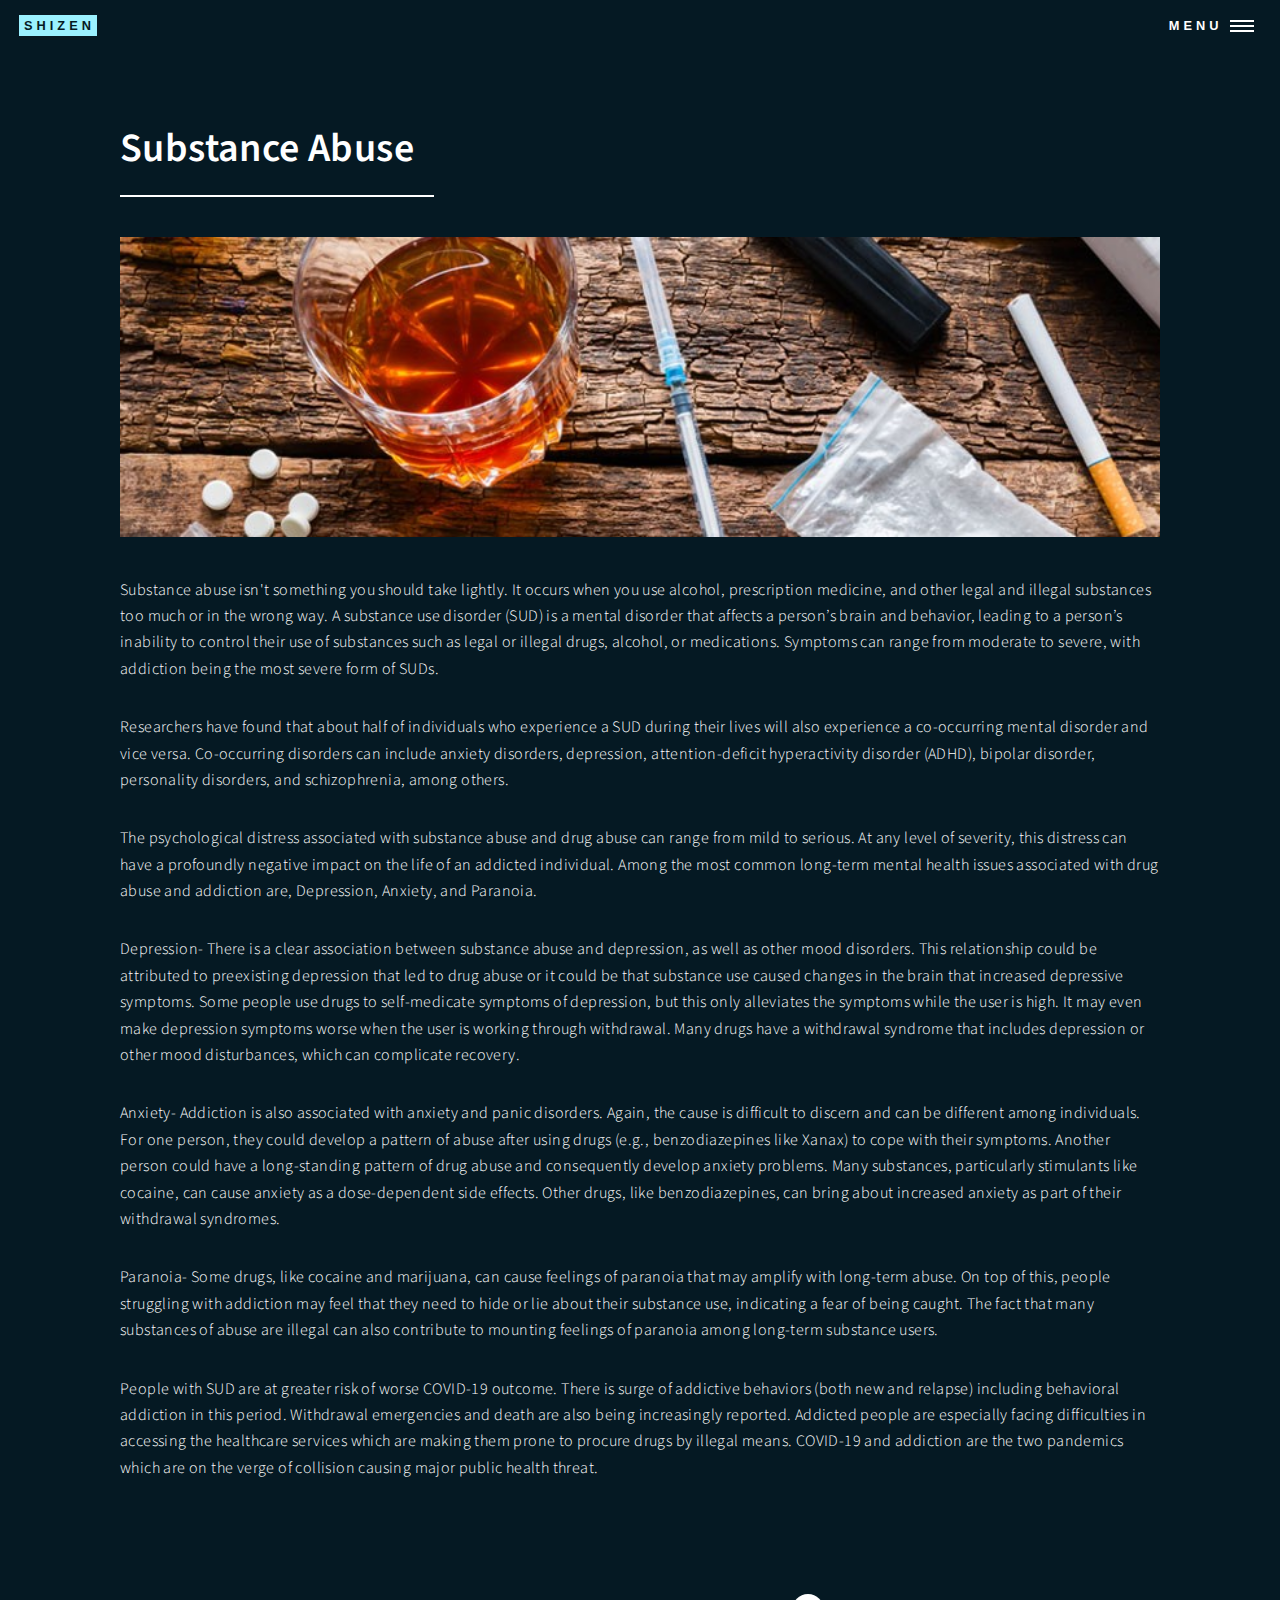
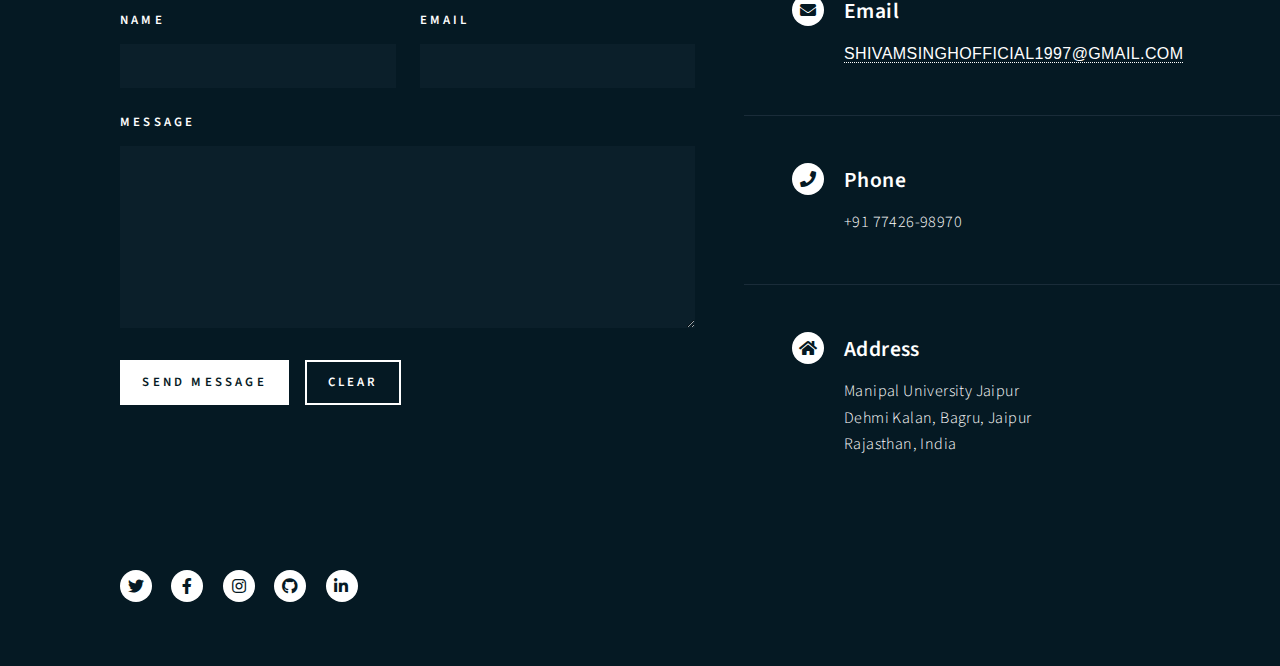
<file: substance.html>
<!DOCTYPE HTML>
<html>
    <head>
        <title>Substance Abuse</title>
		<meta charset="utf-8" />
		<meta name="viewport" content="width=device-width, initial-scale=1, user-scalable=no" />
		<link rel="stylesheet" href="assets/css/main.css" />
		<noscript><link rel="stylesheet" href="assets/css/noscript.css" /></noscript>
    </head>
    <body class="is-preload">
        <!-- Wrapper -->
			<div id="wrapper">

				<!-- Header -->
				<header id="header" class="alt">
					<a href="index.html" class="logo"><strong>ShiZen</strong> </a>
					<nav>
						<a href="#menu">Menu</a>
					</nav>
				</header>


				<!-- Menu -->
				<nav id="menu">
					<ul class="links">
						<li><a href="index.html">Home</a></li>
						<li><a href="resources.html">Resource Library</a></li>
						<li><a href="feelgood.html">Feel Good</a></li>
						<li><a href="yoga.html">Yoga</a></li>
						<li><a href="productsAndhacks.html">Products</a></li>
						<li><a href="blog.html">Let's Talk</a></li>
						<li><a href="dass.html">DASS</a></li>
					</ul>
					<ul class="actions stacked">
						<li><a href="#" class="button primary fit">Get Started</a></li>
						
					</ul>
				</nav>


				<!-- Main -->
					<div id="main" class="alt">

						<!-- One -->
							<section id="one">
								<div class="inner">
									<header class="major">
										<h1>Substance Abuse</h1>
									</header>
									<span class="image main"><img src="images/substancebanner.jpg" alt="" /></span>
                                    <p>Substance abuse isn't something you should take lightly. It occurs when you use alcohol, prescription medicine, and other legal and illegal substances too much or in the wrong way. A substance use disorder (SUD) is a mental disorder that affects a person’s brain and behavior, leading to a person’s inability to control their use of substances such as legal or illegal drugs, alcohol, or medications. Symptoms can range from moderate to severe, with addiction being the most severe form of SUDs.</p>
									<p>Researchers have found that about half of individuals who experience a SUD during their lives will also experience a co-occurring mental disorder and vice versa. Co-occurring disorders can include anxiety disorders, depression, attention-deficit hyperactivity disorder (ADHD), bipolar disorder, personality disorders, and schizophrenia, among others.</p>
									<p>The psychological distress associated with substance abuse and drug abuse can range from mild to serious. At any level of severity, this distress can have a profoundly negative impact on the life of an addicted individual. Among the most common long-term mental health issues associated with drug abuse and addiction are, Depression, Anxiety, and Paranoia.</p>
									<p>Depression- There is a clear association between substance abuse and depression, as well as other mood disorders. This relationship could be attributed to preexisting depression that led to drug abuse or it could be that substance use caused changes in the brain that increased depressive symptoms. Some people use drugs to self-medicate symptoms of depression, but this only alleviates the symptoms while the user is high. It may even make depression symptoms worse when the user is working through withdrawal. Many drugs have a withdrawal syndrome that includes depression or other mood disturbances, which can complicate recovery.</p>
									<p>Anxiety- Addiction is also associated with anxiety and panic disorders. Again, the cause is difficult to discern and can be different among individuals. For one person, they could develop a pattern of abuse after using drugs (e.g., benzodiazepines like Xanax) to cope with their symptoms. Another person could have a long-standing pattern of drug abuse and consequently develop anxiety problems. Many substances, particularly stimulants like cocaine, can cause anxiety as a dose-dependent side effects. Other drugs, like benzodiazepines, can bring about increased anxiety as part of their withdrawal syndromes.</p>
									<p>Paranoia- Some drugs, like cocaine and marijuana, can cause feelings of paranoia that may amplify with long-term abuse. On top of this, people struggling with addiction may feel that they need to hide or lie about their substance use, indicating a fear of being caught. The fact that many substances of abuse are illegal can also contribute to mounting feelings of paranoia among long-term substance users.</p>
									<p>People with SUD are at greater risk of worse COVID-19 outcome. There is surge of addictive behaviors (both new and relapse) including behavioral addiction in this period. Withdrawal emergencies and death are also being increasingly reported. Addicted people are especially facing difficulties in accessing the healthcare services which are making them prone to procure drugs by illegal means. COVID-19 and addiction are the two pandemics which are on the verge of collision causing major public health threat. </p>
								</div>
							</section>

					</div>


					
				<!-- Contact -->
				<section id="contact">
					<div class="inner">
						<section>
							<form method="post" action="#">
								<div class="fields">
									<div class="field half">
										<label for="name">Name</label>
										<input type="text" name="name" id="name" />
									</div>
									<div class="field half">
										<label for="email">Email</label>
										<input type="text" name="email" id="email" />
									</div>
									<div class="field">
										<label for="message">Message</label>
										<textarea name="message" id="message" rows="6"></textarea>
									</div>
								</div>
								<ul class="actions">
									<li><input type="submit" value="Send Message" class="primary" /></li>
									<li><input type="reset" value="Clear" /></li>
								</ul>
							</form>
						</section>
						<section class="split">
							<section>
								<div class="contact-method">
									<span class="icon solid alt fa-envelope"></span>
									<h3>Email</h3>
									<a href="#">shivamsinghofficial1997@gmail.com</a>
								</div>
							</section>
							<section>
								<div class="contact-method">
									<span class="icon solid alt fa-phone"></span>
									<h3>Phone</h3>
									<span>+91 77426-98970</span>
								</div>
							</section>
							<section>
								<div class="contact-method">
									<span class="icon solid alt fa-home"></span>
									<h3>Address</h3>
									<span>Manipal University Jaipur<br />
									Dehmi Kalan, Bagru, Jaipur<br />
									Rajasthan, India</span>
								</div>
							</section>
						</section>
					</div>
				</section>

                    <!-- Footer -->
					<footer id="footer">
						<div class="inner">
							<ul class="icons">
								<li><a href="#" class="icon brands alt fa-twitter"><span class="label">Twitter</span></a></li>
								<li><a href="#" class="icon brands alt fa-facebook-f"><span class="label">Facebook</span></a></li>
								<li><a href="#" class="icon brands alt fa-instagram"><span class="label">Instagram</span></a></li>
								<li><a href="#" class="icon brands alt fa-github"><span class="label">GitHub</span></a></li>
								<li><a href="#" class="icon brands alt fa-linkedin-in"><span class="label">LinkedIn</span></a></li>
							</ul>
							
						</div>
					</footer>

			</div>

		<!-- Scripts -->
			<script src="assets/js/jquery.min.js"></script>
			<script src="assets/js/jquery.scrolly.min.js"></script>
			<script src="assets/js/jquery.scrollex.min.js"></script>
			<script src="assets/js/browser.min.js"></script>
			<script src="assets/js/breakpoints.min.js"></script>
			<script src="assets/js/util.js"></script>
			<script src="assets/js/main.js"></script>


    </body>
</html>
</file>
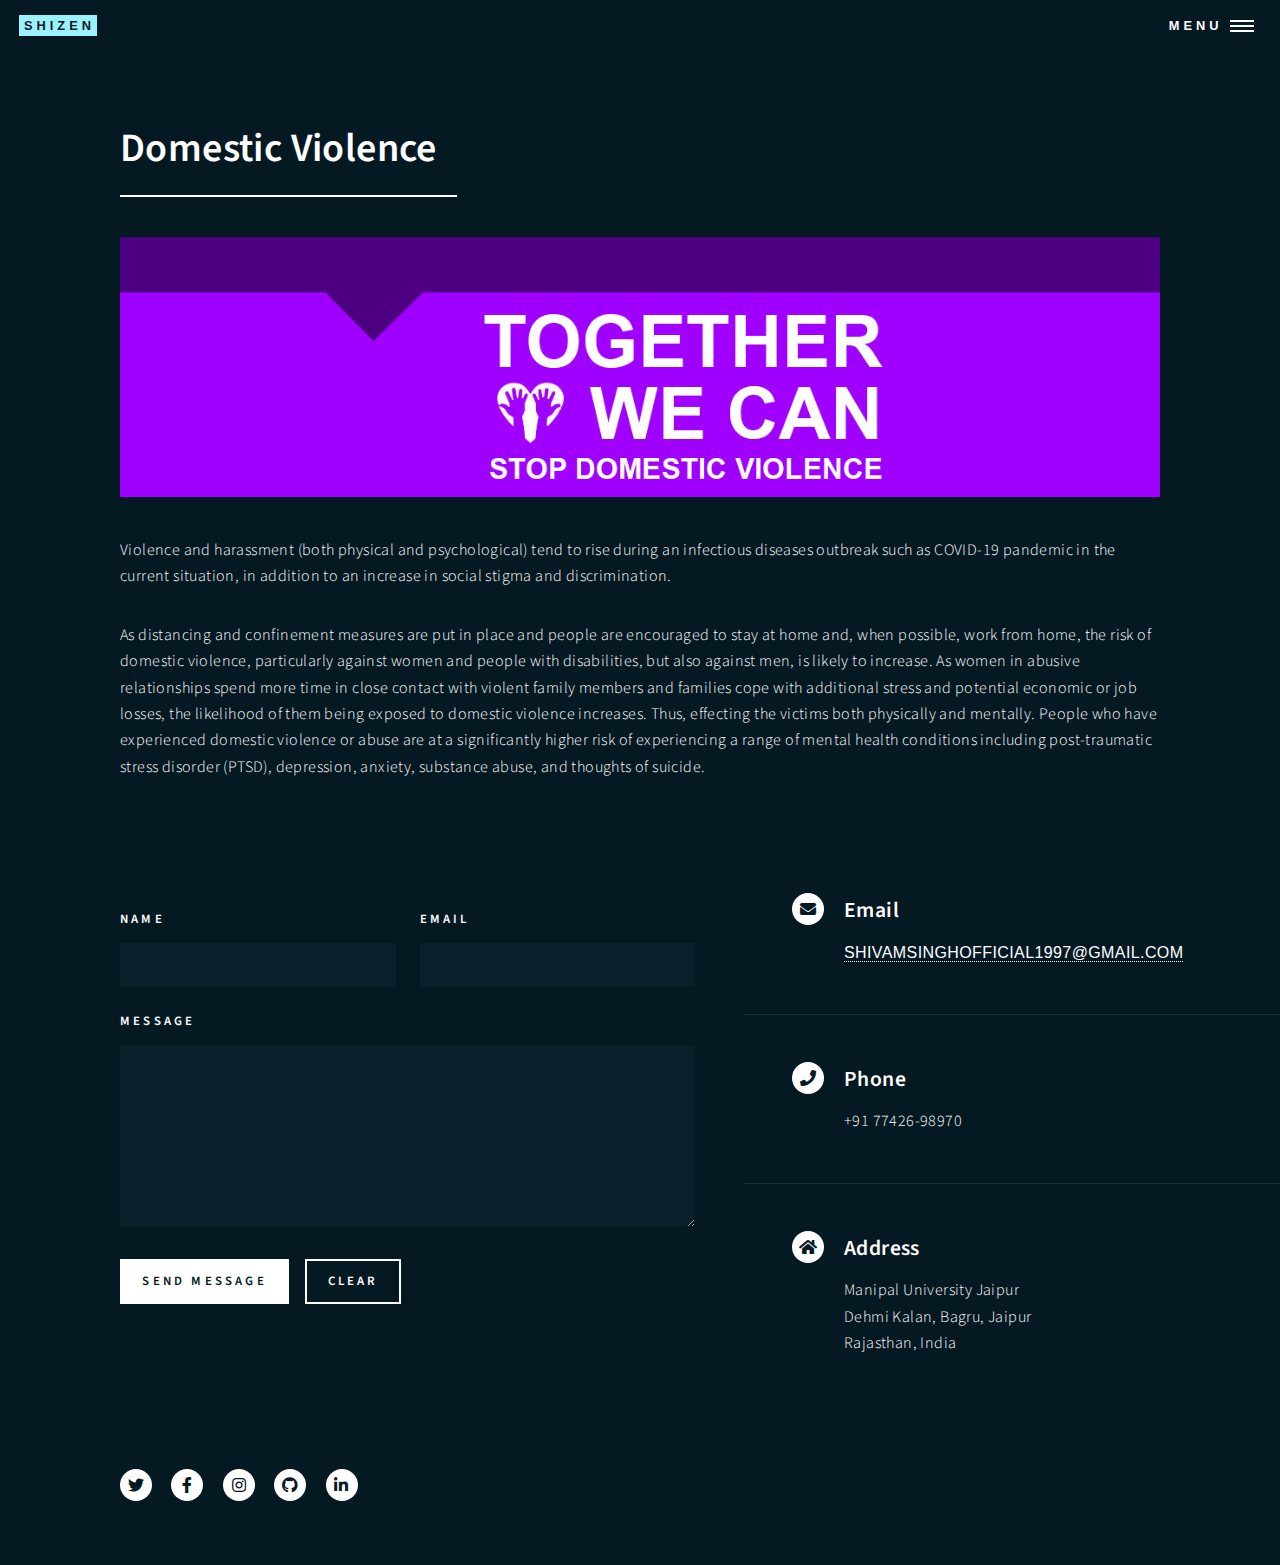
<file: violence.html>
<!DOCTYPE HTML>
<html>
    <head>
        <title>Domestic Violence</title>
		<meta charset="utf-8" />
		<meta name="viewport" content="width=device-width, initial-scale=1, user-scalable=no" />
		<link rel="stylesheet" href="assets/css/main.css" />
		<noscript><link rel="stylesheet" href="assets/css/noscript.css" /></noscript>
    </head>
    <body class="is-preload">
        <!-- Wrapper -->
			<div id="wrapper">

				<!-- Header -->
				<header id="header" class="alt">
					<a href="index.html" class="logo"><strong>ShiZen</strong> </a>
					<nav>
						<a href="#menu">Menu</a>
					</nav>
				</header>

				<!-- Menu -->
				<nav id="menu">
					<ul class="links">
						<li><a href="index.html">Home</a></li>
						<li><a href="resources.html">Resource Library</a></li>
						<li><a href="feelgood.html">Feel Good</a></li>
						<li><a href="yoga.html">Yoga</a></li>
						<li><a href="productsAndhacks.html">Products</a></li>
						<li><a href="blog.html">Let's Talk</a></li>
						<li><a href="dass.html">DASS</a></li>
					</ul>
					<ul class="actions stacked">
						<li><a href="#" class="button primary fit">Get Started</a></li>
						
					</ul>
				</nav>

				<!-- Main -->
					<div id="main" class="alt">

						<!-- One -->
							<section id="one">
								<div class="inner">
									<header class="major">
										<h1>Domestic Violence</h1>
									</header>
									<span class="image main"><img src="images/domestic.jpg" alt="" /></span>
                                    <p>Violence and harassment (both physical and psychological) tend to rise during
                                        an infectious diseases outbreak such as COVID-19 pandemic in the current situation, in addition to an increase in social stigma and
                                        discrimination.</p>
                                    <p>As distancing and confinement measures are put in place and people are encouraged
                                        to stay at home and, when possible, work from home, the risk of domestic violence,
                                        particularly against women and people with disabilities, but also against men, is likely
                                        to increase. As women in abusive relationships spend more time in close contact with
                                        violent family members and families cope with additional stress and potential economic
                                        or job losses, the likelihood of them being exposed to domestic violence increases.
                                        Thus, effecting the victims both physically and mentally. People who have experienced domestic violence or abuse are at a significantly higher risk of experiencing a range of mental health conditions including post-traumatic stress disorder (PTSD), depression, anxiety, substance abuse, and thoughts of suicide.
                                    </p>

                                </div>
							</section>

					</div>

					
				<!-- Contact -->
				<section id="contact">
					<div class="inner">
						<section>
							<form method="post" action="#">
								<div class="fields">
									<div class="field half">
										<label for="name">Name</label>
										<input type="text" name="name" id="name" />
									</div>
									<div class="field half">
										<label for="email">Email</label>
										<input type="text" name="email" id="email" />
									</div>
									<div class="field">
										<label for="message">Message</label>
										<textarea name="message" id="message" rows="6"></textarea>
									</div>
								</div>
								<ul class="actions">
									<li><input type="submit" value="Send Message" class="primary" /></li>
									<li><input type="reset" value="Clear" /></li>
								</ul>
							</form>
						</section>
						<section class="split">
							<section>
								<div class="contact-method">
									<span class="icon solid alt fa-envelope"></span>
									<h3>Email</h3>
									<a href="#">shivamsinghofficial1997@gmail.com</a>
								</div>
							</section>
							<section>
								<div class="contact-method">
									<span class="icon solid alt fa-phone"></span>
									<h3>Phone</h3>
									<span>+91 77426-98970</span>
								</div>
							</section>
							<section>
								<div class="contact-method">
									<span class="icon solid alt fa-home"></span>
									<h3>Address</h3>
									<span>Manipal University Jaipur<br />
									Dehmi Kalan, Bagru, Jaipur<br />
									Rajasthan, India</span>
								</div>
							</section>
						</section>
					</div>
				</section>





                    <!-- Footer -->
					<footer id="footer">
						<div class="inner">
							<ul class="icons">
								<li><a href="#" class="icon brands alt fa-twitter"><span class="label">Twitter</span></a></li>
								<li><a href="#" class="icon brands alt fa-facebook-f"><span class="label">Facebook</span></a></li>
								<li><a href="#" class="icon brands alt fa-instagram"><span class="label">Instagram</span></a></li>
								<li><a href="#" class="icon brands alt fa-github"><span class="label">GitHub</span></a></li>
								<li><a href="#" class="icon brands alt fa-linkedin-in"><span class="label">LinkedIn</span></a></li>
							</ul>
							
						</div>
					</footer>

			</div>

		<!-- Scripts -->
			<script src="assets/js/jquery.min.js"></script>
			<script src="assets/js/jquery.scrolly.min.js"></script>
			<script src="assets/js/jquery.scrollex.min.js"></script>
			<script src="assets/js/browser.min.js"></script>
			<script src="assets/js/breakpoints.min.js"></script>
			<script src="assets/js/util.js"></script>
			<script src="assets/js/main.js"></script>


    </body>
</html>
</file>
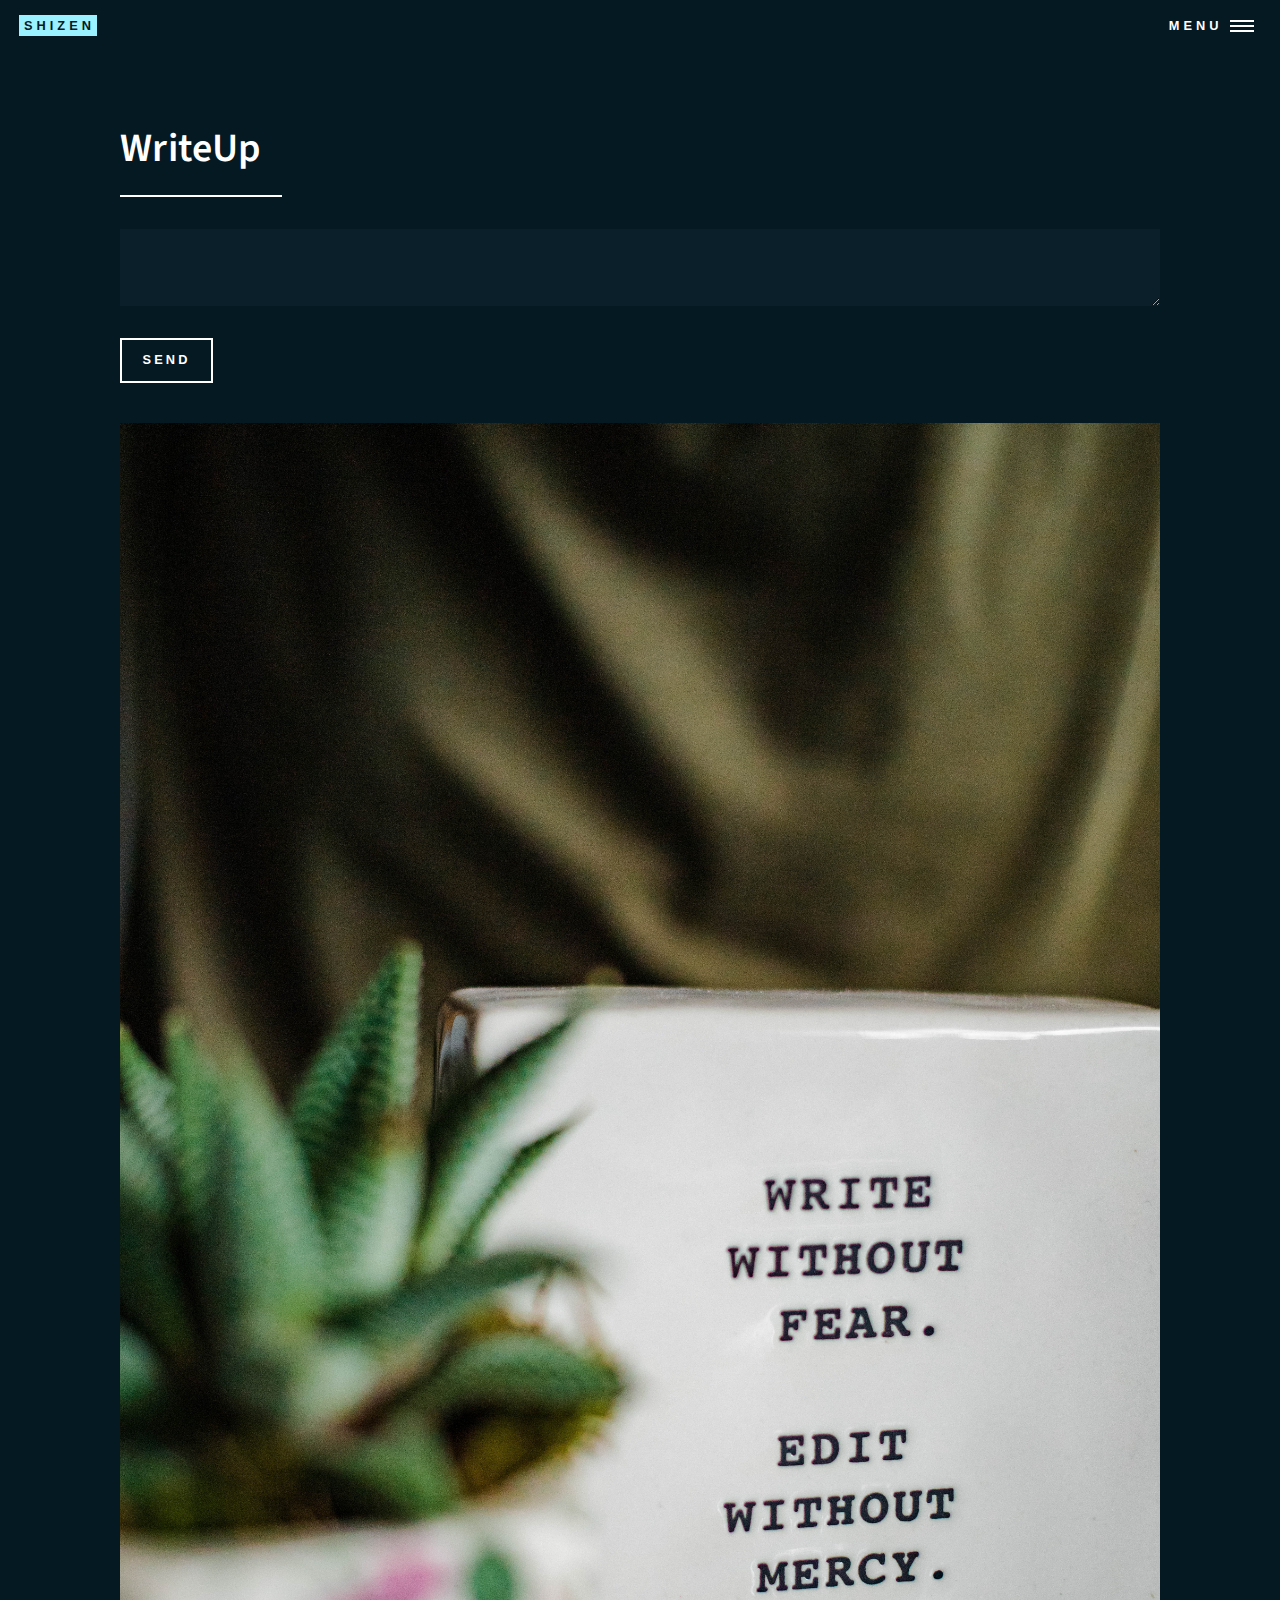
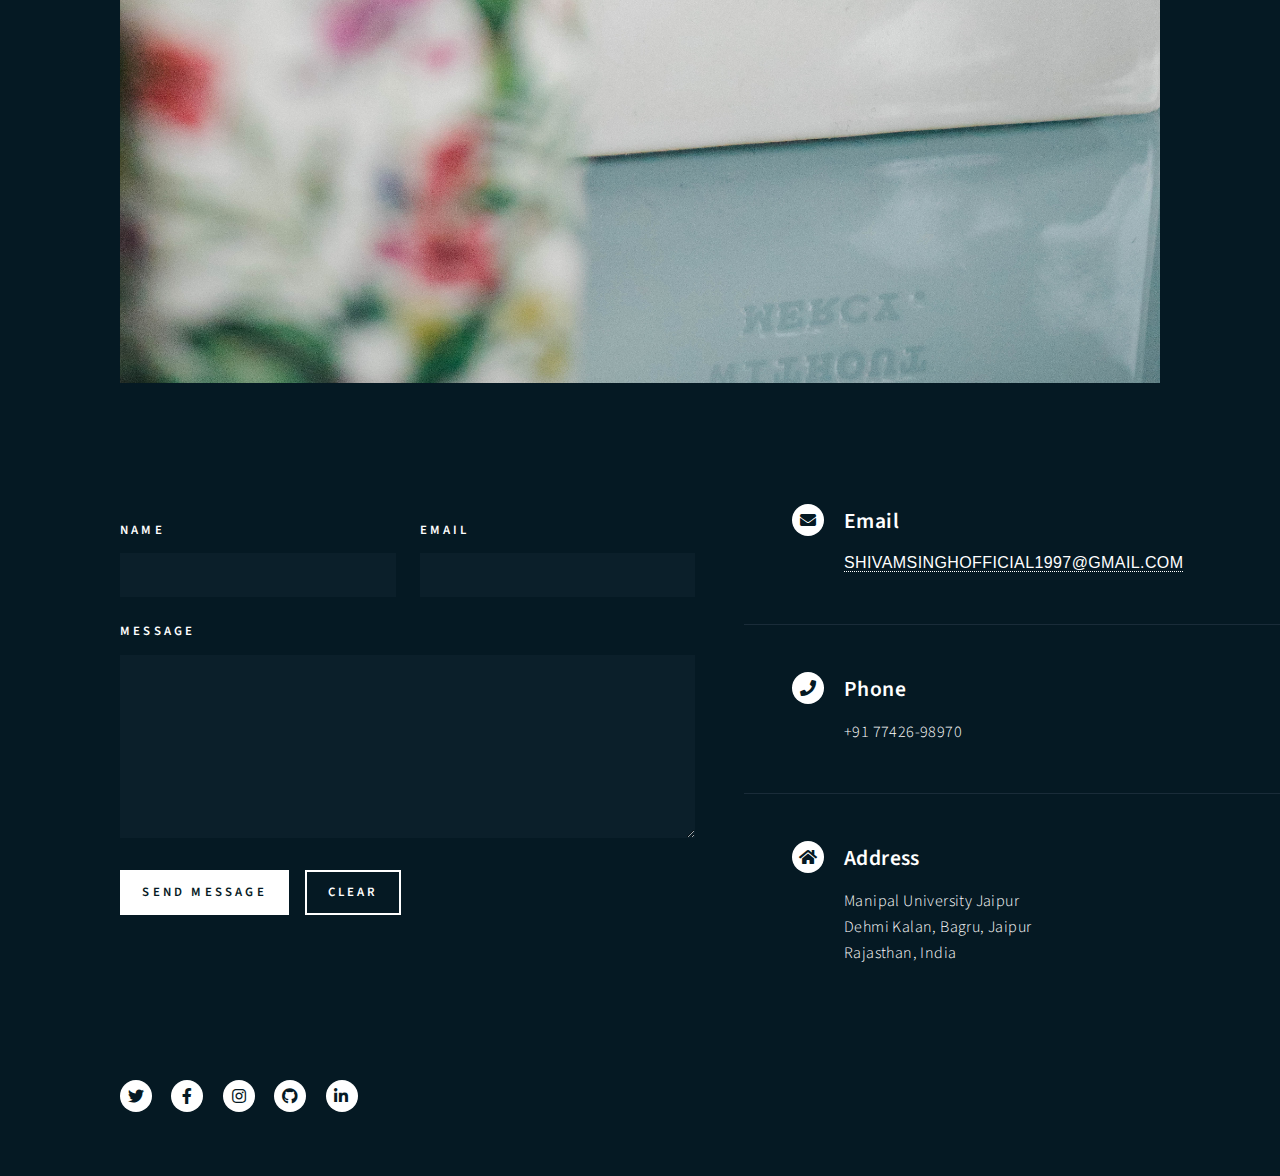
<file: writeup.html>
<!DOCTYPE HTML>
<html>
	<head>
		<title>ShiZen</title>
		<meta charset="utf-8" />
		<meta name="viewport" content="width=device-width, initial-scale=1, user-scalable=no" />
		<link rel="stylesheet" href="assets/css/main.css" />
		<noscript><link rel="stylesheet" href="assets/css/noscript.css" /></noscript>
	</head>
	<body class="is-preload">

		<!-- Wrapper -->
		<div id="wrapper">

			<!-- Header -->
				<header id="header" class="alt">
					<a href="index.html" class="logo"><strong>ShiZen</strong> </a>
					<nav>
						<a href="#menu">Menu</a>
					</nav>
				</header>

			<!-- Menu -->
				<nav id="menu">
					<ul class="links">
						<li><a href="index.html">Home</a></li>
						<li><a href="resources.html">Resource Library</a></li>
						<li><a href="feelgood.html">Feel Good</a></li>
						<li><a href="yoga.html">Yoga</a></li>
						<li><a href="productsAndhacks.html">Products</a></li>
						<li><a href="blog.html">Let's Talk</a></li>
						<li><a href="dass.html">DASS</a></li>
					</ul>
					<ul class="actions stacked">
						<li><a href="#" class="button primary fit">Get Started</a></li>
						
					</ul>
				</nav>

				<!-- Main -->
					<div id="main" class="alt">

						<!-- One -->
							<section id="one">
								<div class="inner">
									<header class="major">
										<h1>WriteUp </h1>
									</header>
									
									<p><textarea>
                                    </textarea></p>
                                    <button>Send</button>
					<span class="image main"><img src="images/Write.jpg" alt="" /></span>
		
								</div>
							</section>

					</div>

				<!-- Contact -->
				<section id="contact">
					<div class="inner">
						<section>
							<form method="post" action="#">
								<div class="fields">
									<div class="field half">
										<label for="name">Name</label>
										<input type="text" name="name" id="name" />
									</div>
									<div class="field half">
										<label for="email">Email</label>
										<input type="text" name="email" id="email" />
									</div>
									<div class="field">
										<label for="message">Message</label>
										<textarea name="message" id="message" rows="6"></textarea>
									</div>
								</div>
								<ul class="actions">
									<li><input type="submit" value="Send Message" class="primary" /></li>
									<li><input type="reset" value="Clear" /></li>
								</ul>
							</form>
						</section>
						<section class="split">
							<section>
								<div class="contact-method">
									<span class="icon solid alt fa-envelope"></span>
									<h3>Email</h3>
									<a href="#">shivamsinghofficial1997@gmail.com</a>
								</div>
							</section>
							<section>
								<div class="contact-method">
									<span class="icon solid alt fa-phone"></span>
									<h3>Phone</h3>
									<span>+91 77426-98970</span>
								</div>
							</section>
							<section>
								<div class="contact-method">
									<span class="icon solid alt fa-home"></span>
									<h3>Address</h3>
									<span>Manipal University Jaipur<br />
									Dehmi Kalan, Bagru, Jaipur<br />
									Rajasthan, India</span>
								</div>
							</section>
						</section>
					</div>
				</section>

				<!-- Footer -->
					<footer id="footer">
						<div class="inner">
							<ul class="icons">
								<li><a href="#" class="icon brands alt fa-twitter"><span class="label">Twitter</span></a></li>
								<li><a href="#" class="icon brands alt fa-facebook-f"><span class="label">Facebook</span></a></li>
								<li><a href="#" class="icon brands alt fa-instagram"><span class="label">Instagram</span></a></li>
								<li><a href="#" class="icon brands alt fa-github"><span class="label">GitHub</span></a></li>
								<li><a href="#" class="icon brands alt fa-linkedin-in"><span class="label">LinkedIn</span></a></li>
							</ul>
							
						</div>
					</footer>

			</div>

		<!-- Scripts -->
			<script src="assets/js/jquery.min.js"></script>
			<script src="assets/js/jquery.scrolly.min.js"></script>
			<script src="assets/js/jquery.scrollex.min.js"></script>
			<script src="assets/js/browser.min.js"></script>
			<script src="assets/js/breakpoints.min.js"></script>
			<script src="assets/js/util.js"></script>
			<script src="assets/js/main.js"></script>

	</body>
</html>
</file>
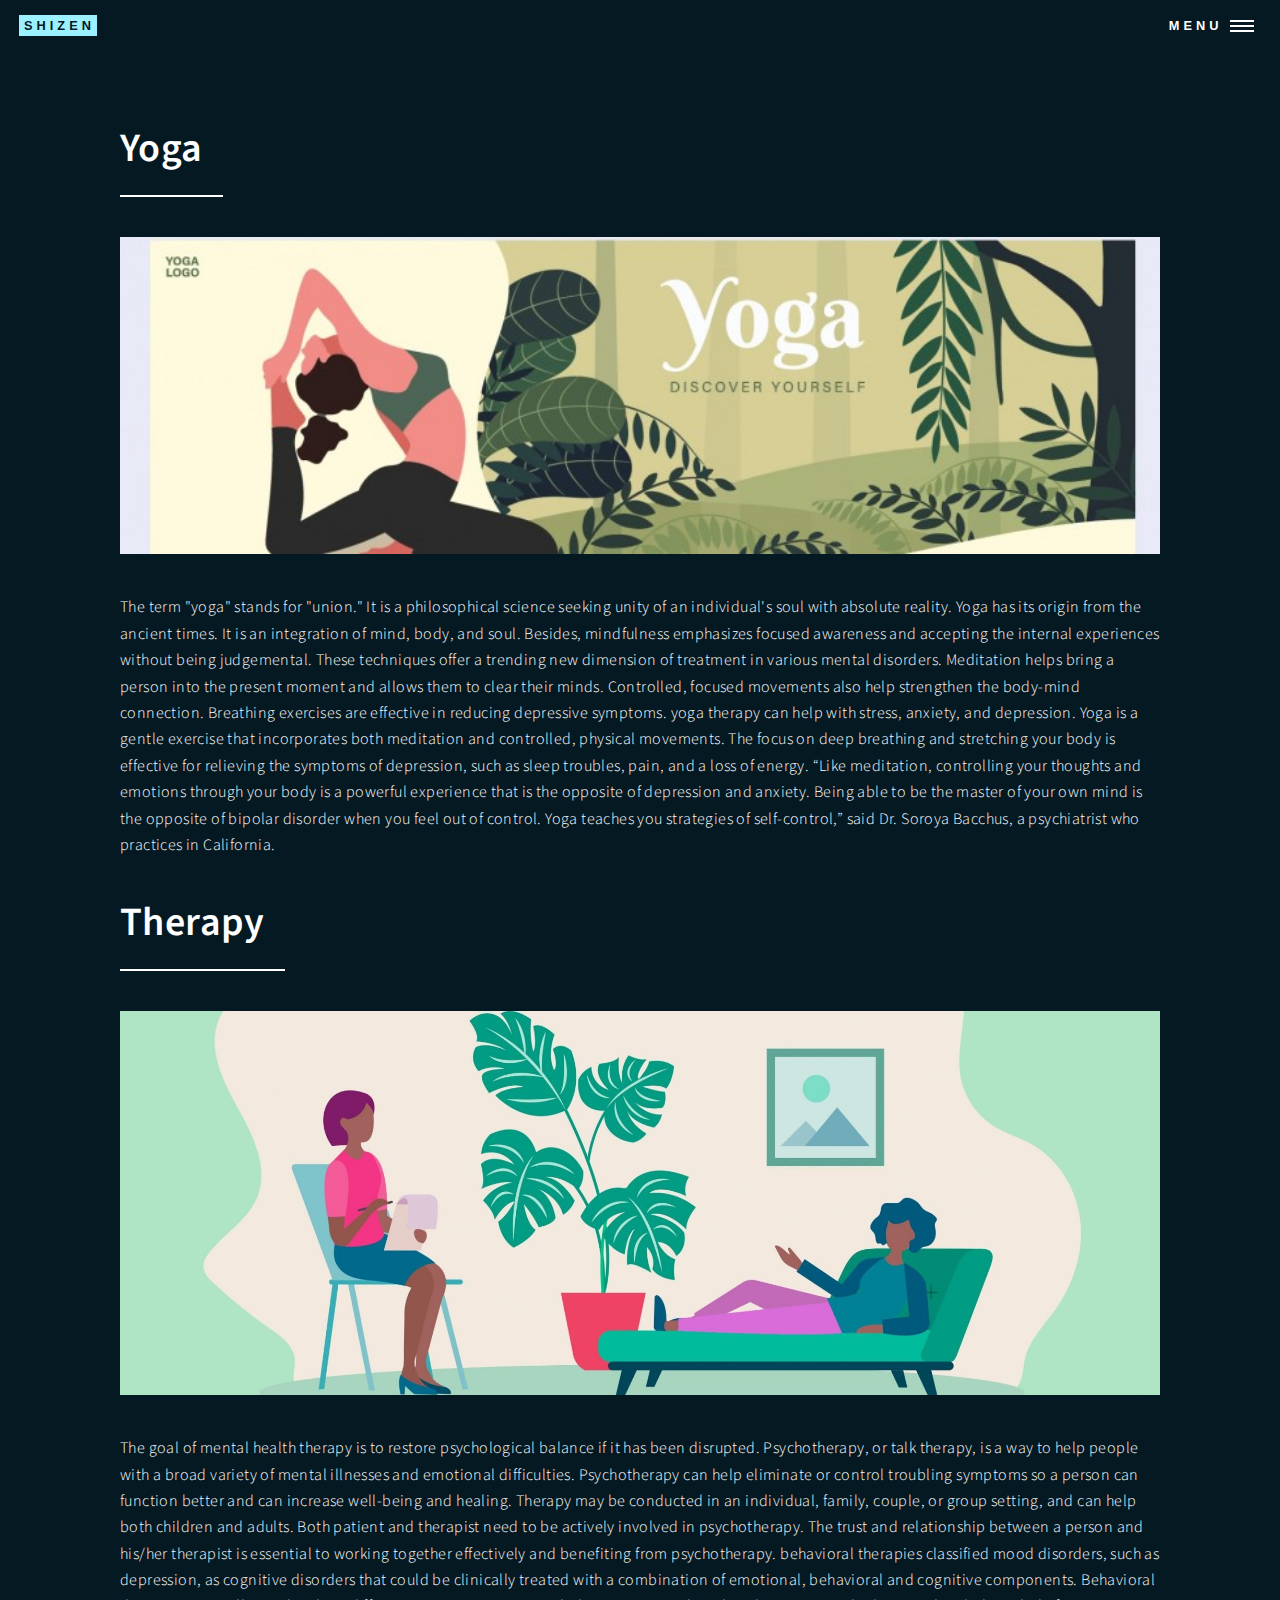
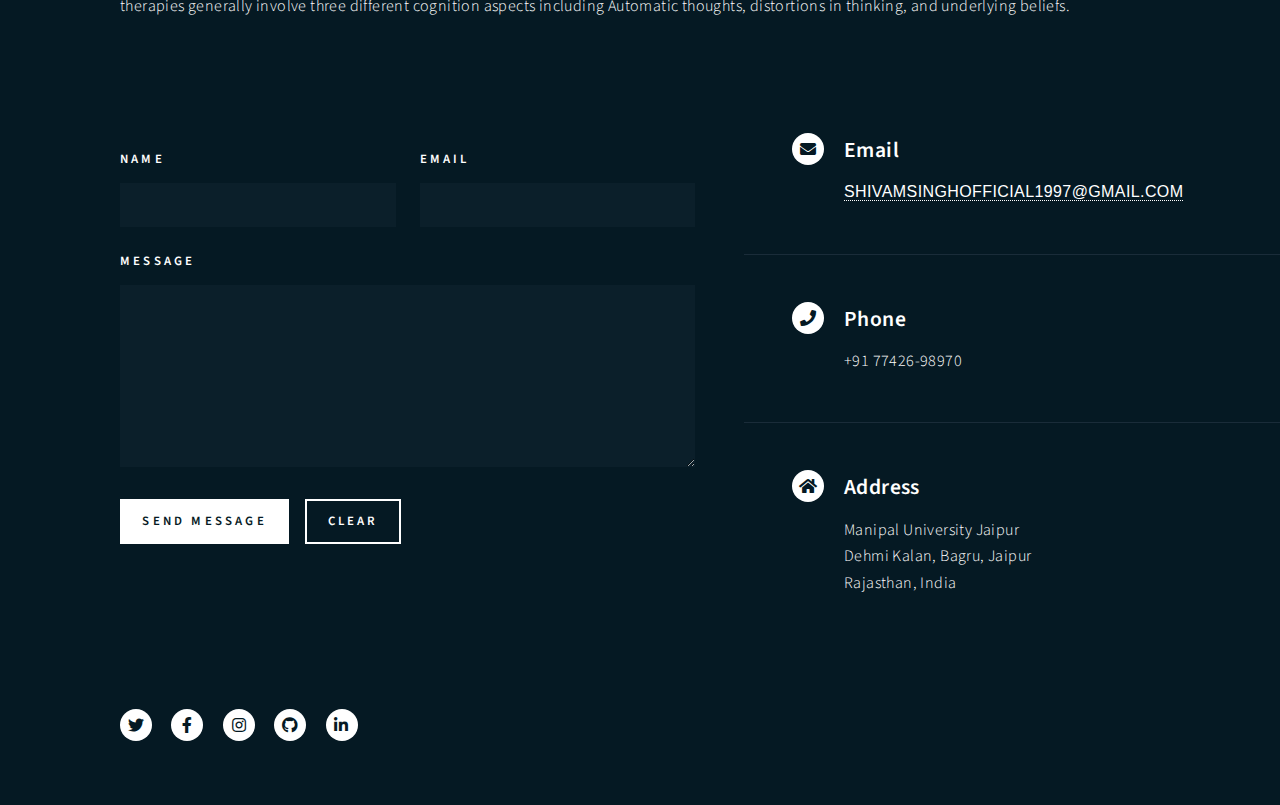
<file: yoga.html>
<!DOCTYPE HTML>
<html>
    <head>
        <title>Yoga & Therapy</title>
		<meta charset="utf-8" />
		<meta name="viewport" content="width=device-width, initial-scale=1, user-scalable=no" />
		<link rel="stylesheet" href="assets/css/main.css" />
		<noscript><link rel="stylesheet" href="assets/css/noscript.css" /></noscript>
    </head>
    <body class="is-preload">
        <!-- Wrapper -->
			<div id="wrapper">

				<!-- Header -->
				<header id="header" class="alt">
					<a href="index.html" class="logo"><strong>ShiZen</strong> </a>
					<nav>
						<a href="#menu">Menu</a>
					</nav>
				</header>


				<!-- Menu -->
				<nav id="menu">
					<ul class="links">
						<li><a href="index.html">Home</a></li>
						<li><a href="resources.html">Resource Library</a></li>
						<li><a href="feelgood.html">Feel Good</a></li>
						<li><a href="yoga.html">Yoga</a></li>
						<li><a href="yoga.html">Products</a></li>
						<li><a href="yoga.html">Let's Talk</a></li>
						<li><a href="dass.html">DASS</a></li>
					</ul>
					<ul class="actions stacked">
						<li><a href="#" class="button primary fit">Get Started</a></li>
						
					</ul>
				</nav>


				<!-- Main -->
					<div id="main" class="alt">

						<!-- One -->
							<section id="one">
								<div class="inner">
									<header class="major">
										<h1>Yoga</h1>
									</header>
									<span class="image main"><img src="images/yoga.jpg" alt="" /></span>
                                    <p>
                                        The term "yoga" stands for "union." It is a philosophical science seeking unity of an individual's soul with absolute reality. 
                                        Yoga has its origin from the ancient times. It is an integration of mind, body, and soul. Besides, mindfulness emphasizes 
                                        focused awareness and accepting the internal experiences without being judgemental. 
                                        These techniques offer a trending new dimension of treatment in various mental disorders.
                                        Meditation helps bring a person into the present moment and allows them to clear their minds. 
                                        Controlled, focused movements also help strengthen the body-mind connection. 
                                        Breathing exercises are effective in reducing depressive symptoms.
                                        yoga therapy can help with stress, anxiety, and depression. Yoga is a gentle exercise that incorporates both
                                        meditation and controlled, physical movements. The focus on deep breathing and 
                                        stretching your body is effective for relieving the symptoms of depression, such as sleep troubles, pain, and a loss of energy.
                                        “Like meditation, controlling your thoughts and emotions through your body is a powerful experience that is the
                                        opposite of depression and anxiety. Being able to be the master of your own mind is the opposite of bipolar disorder when
                                        you feel out of control. Yoga teaches you strategies of self-control,” said Dr. Soroya Bacchus, a psychiatrist who practices in California.
                                    </p>
                                    <header class="major">
										<h1>Therapy</h1>
									</header>
									<span class="image main"><img src="images/therapy.jpg" alt="" /></span>
                                    <p>
                                        The goal of mental health therapy is to restore psychological balance if it has been disrupted. 
                                        Psychotherapy, or talk therapy, is a way to help people with a broad variety of mental illnesses and emotional difficulties. 
                                        Psychotherapy can help eliminate or control troubling symptoms so a person can function better and can increase well-being and healing.
                                        Therapy may be conducted in an individual, family, couple, or group setting, and can help both children and adults.
                                        Both patient and therapist need to be actively involved in psychotherapy. 
                                        The trust and relationship between a person and his/her therapist is essential to working together effectively and 
                                        benefiting from psychotherapy.
                                        behavioral therapies classified mood disorders, such as depression, as cognitive disorders that could be clinically 
                                        treated with a combination of emotional, behavioral and cognitive components.
                                        Behavioral therapies generally involve three different cognition aspects including Automatic thoughts,
                                        distortions in thinking, and underlying beliefs.
                                    </p>

                                </div>
							</section>

					</div>


					
				<!-- Contact -->
				<section id="contact">
					<div class="inner">
						<section>
							<form method="post" action="#">
								<div class="fields">
									<div class="field half">
										<label for="name">Name</label>
										<input type="text" name="name" id="name" />
									</div>
									<div class="field half">
										<label for="email">Email</label>
										<input type="text" name="email" id="email" />
									</div>
									<div class="field">
										<label for="message">Message</label>
										<textarea name="message" id="message" rows="6"></textarea>
									</div>
								</div>
								<ul class="actions">
									<li><input type="submit" value="Send Message" class="primary" /></li>
									<li><input type="reset" value="Clear" /></li>
								</ul>
							</form>
						</section>
						<section class="split">
							<section>
								<div class="contact-method">
									<span class="icon solid alt fa-envelope"></span>
									<h3>Email</h3>
									<a href="#">shivamsinghofficial1997@gmail.com</a>
								</div>
							</section>
							<section>
								<div class="contact-method">
									<span class="icon solid alt fa-phone"></span>
									<h3>Phone</h3>
									<span>+91 77426-98970</span>
								</div>
							</section>
							<section>
								<div class="contact-method">
									<span class="icon solid alt fa-home"></span>
									<h3>Address</h3>
									<span>Manipal University Jaipur<br />
									Dehmi Kalan, Bagru, Jaipur<br />
									Rajasthan, India</span>
								</div>
							</section>
						</section>
					</div>
				</section>

                    <!-- Footer -->
					<footer id="footer">
						<div class="inner">
							<ul class="icons">
								<li><a href="#" class="icon brands alt fa-twitter"><span class="label">Twitter</span></a></li>
								<li><a href="#" class="icon brands alt fa-facebook-f"><span class="label">Facebook</span></a></li>
								<li><a href="#" class="icon brands alt fa-instagram"><span class="label">Instagram</span></a></li>
								<li><a href="#" class="icon brands alt fa-github"><span class="label">GitHub</span></a></li>
								<li><a href="#" class="icon brands alt fa-linkedin-in"><span class="label">LinkedIn</span></a></li>
							</ul>
							
						</div>
					</footer>

			</div>

		<!-- Scripts -->
			<script src="assets/js/jquery.min.js"></script>
			<script src="assets/js/jquery.scrolly.min.js"></script>
			<script src="assets/js/jquery.scrollex.min.js"></script>
			<script src="assets/js/browser.min.js"></script>
			<script src="assets/js/breakpoints.min.js"></script>
			<script src="assets/js/util.js"></script>
			<script src="assets/js/main.js"></script>


    </body>
</html>
</file>
<file: assets/css/noscript.css>
/* Banner */

	body.is-preload #banner:after {
		opacity: 0.85;
	}

	body.is-preload #banner > .inner {
		-moz-filter: none;
		-webkit-filter: none;
		-ms-filter: none;
		filter: none;
		-moz-transform: none;
		-webkit-transform: none;
		-ms-transform: none;
		transform: none;
		opacity: 1;
	}
</file>
<file: assets/css/main.css>
@import url(fontawesome-all.min.css);
@import url("https://fonts.googleapis.com/css?family=Source+Sans+Pro:300,300italic,600,600italic");



html, body, div, span, applet, object,
iframe, h1, h2, h3, h4, h5, h6, p, blockquote,
pre, a, abbr, acronym, address, big, cite,
code, del, dfn, em, img, ins, kbd, q, s, samp,
small, strike, strong, sub, sup, tt, var, b,
u, i, center, dl, dt, dd, ol, ul, li, fieldset,
form, label, legend, table, caption, tbody,
tfoot, thead, tr, th, td, article, aside,
canvas, details, embed, figure, figcaption,
footer, header, hgroup, menu, nav, output, ruby,
section, summary, time, mark, audio, video {
	margin: 0;
	padding: 0;
	border: 0;
	font-size: 100%;
	font: inherit;
	vertical-align: baseline;}

article, aside, details, figcaption, figure,
footer, header, hgroup, menu, nav, section {
	display: block;}

body {
	line-height: 1;
}

ol, ul {
	list-style: none;
}

blockquote, q {
	quotes: none;
}

	blockquote:before, blockquote:after, q:before, q:after {
		content: '';
		content: none;
	}

table {
	border-collapse: collapse;
	border-spacing: 0;
}

body {
	-webkit-text-size-adjust: none;
}

mark {
	background-color: transparent;
	color: inherit;
}

input::-moz-focus-inner {
	border: 0;
	padding: 0;
}

input, select, textarea {
	-moz-appearance: none;
	-webkit-appearance: none;
	-ms-appearance: none;
	appearance: none;
}

/* Basic */

	@-ms-viewport {
		width: device-width;
	}

	body {
		-ms-overflow-style: scrollbar;
	}

	@media screen and (max-width: 480px) {

		html, body {
			min-width: 320px;
		}

	}

	html {
		box-sizing: border-box;
	}

	*, *:before, *:after {
		box-sizing: inherit;
	}

	body {
		background: #051923;
	}

		body.is-preload *, body.is-preload *:before, body.is-preload *:after {
			-moz-animation: none !important;
			-webkit-animation: none !important;
			-ms-animation: none !important;
			animation: none !important;
			-moz-transition: none !important;
			-webkit-transition: none !important;
			-ms-transition: none !important;
			transition: none !important;
		}

/* Type */

	body, input, select, textarea {
		color: #ffffff;
		font-family: "Source Sans Pro", Helvetica, sans-serif;
		font-size: 17pt;
		font-weight: 300;
		letter-spacing: 0.025em;
		line-height: 1.65;
	}

		@media screen and (max-width: 1680px) {

			body, input, select, textarea {
				font-size: 14pt;
			}

		}

		@media screen and (max-width: 1280px) {

			body, input, select, textarea {
				font-size: 12pt;
			}

		}

		@media screen and (max-width: 360px) {

			body, input, select, textarea {
				font-size: 11pt;
			}

		}

	a {
		-moz-transition: color 0.2s ease-in-out, border-bottom-color 0.2s ease-in-out;
		-webkit-transition: color 0.2s ease-in-out, border-bottom-color 0.2s ease-in-out;
		-ms-transition: color 0.2s ease-in-out, border-bottom-color 0.2s ease-in-out;
		transition: color 0.2s ease-in-out, border-bottom-color 0.2s ease-in-out;
		border-bottom: dotted 1px;
		color: inherit;
		text-decoration: none;
	}

		a:hover {
			border-bottom-color: transparent;
			color: #9bf1ff !important;
		}

		a:active {
			color: #53e3fb !important;
		}

	strong, b {
		color: #ffffff;
		font-weight: 600;
	}

	em, i {
		font-style: italic;
	}

	p {
		margin: 0 0 2em 0;
	}

	h1, h2, h3, h4, h5, h6 {
		color: #ffffff;
		font-weight: 600;
		line-height: 1.65;
		margin: 0 0 1em 0;
	}

		h1 a, h2 a, h3 a, h4 a, h5 a, h6 a {
			color: inherit;
			border-bottom: 0;
		}

	h1 {
		font-size: 2.5em;
	}

	h2 {
		font-size: 1.75em;
	}

	h3 {
		font-size: 1.35em;
	}

	h4 {
		font-size: 1.1em;
	}

	h5 {
		font-size: 0.9em;
	}

	h6 {
		font-size: 0.7em;
	}

	@media screen and (max-width: 736px) {

		h1 {
			font-size: 2em;
		}

		h2 {
			font-size: 1.5em;
		}

		h3 {
			font-size: 1.25em;
		}

	}

	sub {
		font-size: 0.8em;
		position: relative;
		top: 0.5em;
	}

	sup {
		font-size: 0.8em;
		position: relative;
		top: -0.5em;
	}

	blockquote {
		border-left: solid 4px rgba(212, 212, 255, 0.1);
		font-style: italic;
		margin: 0 0 2em 0;
		padding: 0.5em 0 0.5em 2em;
	}

	code {
		background: rgba(212, 212, 255, 0.035);
		font-family: "Courier New", monospace;
		font-size: 0.9em;
		margin: 0 0.25em;
		padding: 0.25em 0.65em;
	}

	pre {
		-webkit-overflow-scrolling: touch;
		font-family: "Courier New", monospace;
		font-size: 0.9em;
		margin: 0 0 2em 0;
	}

		pre code {
			display: block;
			line-height: 1.75;
			padding: 1em 1.5em;
			overflow-x: auto;
		}

	hr {
		border: 0;
		border-bottom: solid 1px rgba(212, 212, 255, 0.1);
		margin: 2em 0;
	}

		hr.major {
			margin: 3em 0;
		}

	.align-left {
		text-align: left;
	}

	.align-center {
		text-align: center;
	}

	.align-right {
		text-align: right;
	}

/* Row */

	.row {
		display: flex;
		flex-wrap: wrap;
		box-sizing: border-box;
		align-items: stretch;
	}

		.row > * {
			box-sizing: border-box;
		}

		.row.gtr-uniform > * > :last-child {
			margin-bottom: 0;
		}

		.row.aln-left {
			justify-content: flex-start;
		}

		.row.aln-center {
			justify-content: center;
		}

		.row.aln-right {
			justify-content: flex-end;
		}

		.row.aln-top {
			align-items: flex-start;
		}

		.row.aln-middle {
			align-items: center;
		}

		.row.aln-bottom {
			align-items: flex-end;
		}

		.row > .imp {
			order: -1;
		}

		.row > .col-1 {
			width: 8.33333%;
		}

		.row > .off-1 {
			margin-left: 8.33333%;
		}

		.row > .col-2 {
			width: 16.66667%;
		}

		.row > .off-2 {
			margin-left: 16.66667%;
		}

		.row > .col-3 {
			width: 25%;
		}

		.row > .off-3 {
			margin-left: 25%;
		}

		.row > .col-4 {
			width: 33.33333%;
		}

		.row > .off-4 {
			margin-left: 33.33333%;
		}

		.row > .col-5 {
			width: 41.66667%;
		}

		.row > .off-5 {
			margin-left: 41.66667%;
		}

		.row > .col-6 {
			width: 50%;
		}

		.row > .off-6 {
			margin-left: 50%;
		}

		.row > .col-7 {
			width: 58.33333%;
		}

		.row > .off-7 {
			margin-left: 58.33333%;
		}

		.row > .col-8 {
			width: 66.66667%;
		}

		.row > .off-8 {
			margin-left: 66.66667%;
		}

		.row > .col-9 {
			width: 75%;
		}

		.row > .off-9 {
			margin-left: 75%;
		}

		.row > .col-10 {
			width: 83.33333%;
		}

		.row > .off-10 {
			margin-left: 83.33333%;
		}

		.row > .col-11 {
			width: 91.66667%;
		}

		.row > .off-11 {
			margin-left: 91.66667%;
		}

		.row > .col-12 {
			width: 100%;
		}

		.row > .off-12 {
			margin-left: 100%;
		}

		.row.gtr-0 {
			margin-top: 0;
			margin-left: 0em;
		}

			.row.gtr-0 > * {
				padding: 0 0 0 0em;
			}

			.row.gtr-0.gtr-uniform {
				margin-top: 0em;
			}

				.row.gtr-0.gtr-uniform > * {
					padding-top: 0em;
				}

		.row.gtr-25 {
			margin-top: 0;
			margin-left: -0.5em;
		}

			.row.gtr-25 > * {
				padding: 0 0 0 0.5em;
			}

			.row.gtr-25.gtr-uniform {
				margin-top: -0.5em;
			}

				.row.gtr-25.gtr-uniform > * {
					padding-top: 0.5em;
				}

		.row.gtr-50 {
			margin-top: 0;
			margin-left: -1em;
		}

			.row.gtr-50 > * {
				padding: 0 0 0 1em;
			}

			.row.gtr-50.gtr-uniform {
				margin-top: -1em;
			}

				.row.gtr-50.gtr-uniform > * {
					padding-top: 1em;
				}

		.row {
			margin-top: 0;
			margin-left: -2em;
		}

			.row > * {
				padding: 0 0 0 2em;
			}

			.row.gtr-uniform {
				margin-top: -2em;
			}

				.row.gtr-uniform > * {
					padding-top: 2em;
				}

		.row.gtr-150 {
			margin-top: 0;
			margin-left: -3em;
		}

			.row.gtr-150 > * {
				padding: 0 0 0 3em;
			}

			.row.gtr-150.gtr-uniform {
				margin-top: -3em;
			}

				.row.gtr-150.gtr-uniform > * {
					padding-top: 3em;
				}

		.row.gtr-200 {
			margin-top: 0;
			margin-left: -4em;
		}

			.row.gtr-200 > * {
				padding: 0 0 0 4em;
			}

			.row.gtr-200.gtr-uniform {
				margin-top: -4em;
			}

				.row.gtr-200.gtr-uniform > * {
					padding-top: 4em;
				}

		@media screen and (max-width: 1680px) {

			.row {
				display: flex;
				flex-wrap: wrap;
				box-sizing: border-box;
				align-items: stretch;
			}

				.row > * {
					box-sizing: border-box;
				}

				.row.gtr-uniform > * > :last-child {
					margin-bottom: 0;
				}

				.row.aln-left {
					justify-content: flex-start;
				}

				.row.aln-center {
					justify-content: center;
				}

				.row.aln-right {
					justify-content: flex-end;
				}

				.row.aln-top {
					align-items: flex-start;
				}

				.row.aln-middle {
					align-items: center;
				}

				.row.aln-bottom {
					align-items: flex-end;
				}

				.row > .imp-xlarge {
					order: -1;
				}

				.row > .col-1-xlarge {
					width: 8.33333%;
				}

				.row > .off-1-xlarge {
					margin-left: 8.33333%;
				}

				.row > .col-2-xlarge {
					width: 16.66667%;
				}

				.row > .off-2-xlarge {
					margin-left: 16.66667%;
				}

				.row > .col-3-xlarge {
					width: 25%;
				}

				.row > .off-3-xlarge {
					margin-left: 25%;
				}

				.row > .col-4-xlarge {
					width: 33.33333%;
				}

				.row > .off-4-xlarge {
					margin-left: 33.33333%;
				}

				.row > .col-5-xlarge {
					width: 41.66667%;
				}

				.row > .off-5-xlarge {
					margin-left: 41.66667%;
				}

				.row > .col-6-xlarge {
					width: 50%;
				}

				.row > .off-6-xlarge {
					margin-left: 50%;
				}

				.row > .col-7-xlarge {
					width: 58.33333%;
				}

				.row > .off-7-xlarge {
					margin-left: 58.33333%;
				}

				.row > .col-8-xlarge {
					width: 66.66667%;
				}

				.row > .off-8-xlarge {
					margin-left: 66.66667%;
				}

				.row > .col-9-xlarge {
					width: 75%;
				}

				.row > .off-9-xlarge {
					margin-left: 75%;
				}

				.row > .col-10-xlarge {
					width: 83.33333%;
				}

				.row > .off-10-xlarge {
					margin-left: 83.33333%;
				}

				.row > .col-11-xlarge {
					width: 91.66667%;
				}

				.row > .off-11-xlarge {
					margin-left: 91.66667%;
				}

				.row > .col-12-xlarge {
					width: 100%;
				}

				.row > .off-12-xlarge {
					margin-left: 100%;
				}

				.row.gtr-0 {
					margin-top: 0;
					margin-left: 0em;
				}

					.row.gtr-0 > * {
						padding: 0 0 0 0em;
					}

					.row.gtr-0.gtr-uniform {
						margin-top: 0em;
					}

						.row.gtr-0.gtr-uniform > * {
							padding-top: 0em;
						}

				.row.gtr-25 {
					margin-top: 0;
					margin-left: -0.5em;
				}

					.row.gtr-25 > * {
						padding: 0 0 0 0.5em;
					}

					.row.gtr-25.gtr-uniform {
						margin-top: -0.5em;
					}

						.row.gtr-25.gtr-uniform > * {
							padding-top: 0.5em;
						}

				.row.gtr-50 {
					margin-top: 0;
					margin-left: -1em;
				}

					.row.gtr-50 > * {
						padding: 0 0 0 1em;
					}

					.row.gtr-50.gtr-uniform {
						margin-top: -1em;
					}

						.row.gtr-50.gtr-uniform > * {
							padding-top: 1em;
						}

				.row {
					margin-top: 0;
					margin-left: -2em;
				}

					.row > * {
						padding: 0 0 0 2em;
					}

					.row.gtr-uniform {
						margin-top: -2em;
					}

						.row.gtr-uniform > * {
							padding-top: 2em;
						}

				.row.gtr-150 {
					margin-top: 0;
					margin-left: -3em;
				}

					.row.gtr-150 > * {
						padding: 0 0 0 3em;
					}

					.row.gtr-150.gtr-uniform {
						margin-top: -3em;
					}

						.row.gtr-150.gtr-uniform > * {
							padding-top: 3em;
						}

				.row.gtr-200 {
					margin-top: 0;
					margin-left: -4em;
				}

					.row.gtr-200 > * {
						padding: 0 0 0 4em;
					}

					.row.gtr-200.gtr-uniform {
						margin-top: -4em;
					}

						.row.gtr-200.gtr-uniform > * {
							padding-top: 4em;
						}

		}

		@media screen and (max-width: 1280px) {

			.row {
				display: flex;
				flex-wrap: wrap;
				box-sizing: border-box;
				align-items: stretch;
			}

				.row > * {
					box-sizing: border-box;
				}

				.row.gtr-uniform > * > :last-child {
					margin-bottom: 0;
				}

				.row.aln-left {
					justify-content: flex-start;
				}

				.row.aln-center {
					justify-content: center;
				}

				.row.aln-right {
					justify-content: flex-end;
				}

				.row.aln-top {
					align-items: flex-start;
				}

				.row.aln-middle {
					align-items: center;
				}

				.row.aln-bottom {
					align-items: flex-end;
				}

				.row > .imp-large {
					order: -1;
				}

				.row > .col-1-large {
					width: 8.33333%;
				}

				.row > .off-1-large {
					margin-left: 8.33333%;
				}

				.row > .col-2-large {
					width: 16.66667%;
				}

				.row > .off-2-large {
					margin-left: 16.66667%;
				}

				.row > .col-3-large {
					width: 25%;
				}

				.row > .off-3-large {
					margin-left: 25%;
				}

				.row > .col-4-large {
					width: 33.33333%;
				}

				.row > .off-4-large {
					margin-left: 33.33333%;
				}

				.row > .col-5-large {
					width: 41.66667%;
				}

				.row > .off-5-large {
					margin-left: 41.66667%;
				}

				.row > .col-6-large {
					width: 50%;
				}

				.row > .off-6-large {
					margin-left: 50%;
				}

				.row > .col-7-large {
					width: 58.33333%;
				}

				.row > .off-7-large {
					margin-left: 58.33333%;
				}

				.row > .col-8-large {
					width: 66.66667%;
				}

				.row > .off-8-large {
					margin-left: 66.66667%;
				}

				.row > .col-9-large {
					width: 75%;
				}

				.row > .off-9-large {
					margin-left: 75%;
				}

				.row > .col-10-large {
					width: 83.33333%;
				}

				.row > .off-10-large {
					margin-left: 83.33333%;
				}

				.row > .col-11-large {
					width: 91.66667%;
				}

				.row > .off-11-large {
					margin-left: 91.66667%;
				}

				.row > .col-12-large {
					width: 100%;
				}

				.row > .off-12-large {
					margin-left: 100%;
				}

				.row.gtr-0 {
					margin-top: 0;
					margin-left: 0em;
				}

					.row.gtr-0 > * {
						padding: 0 0 0 0em;
					}

					.row.gtr-0.gtr-uniform {
						margin-top: 0em;
					}

						.row.gtr-0.gtr-uniform > * {
							padding-top: 0em;
						}

				.row.gtr-25 {
					margin-top: 0;
					margin-left: -0.375em;
				}

					.row.gtr-25 > * {
						padding: 0 0 0 0.375em;
					}

					.row.gtr-25.gtr-uniform {
						margin-top: -0.375em;
					}

						.row.gtr-25.gtr-uniform > * {
							padding-top: 0.375em;
						}

				.row.gtr-50 {
					margin-top: 0;
					margin-left: -0.75em;
				}

					.row.gtr-50 > * {
						padding: 0 0 0 0.75em;
					}

					.row.gtr-50.gtr-uniform {
						margin-top: -0.75em;
					}

						.row.gtr-50.gtr-uniform > * {
							padding-top: 0.75em;
						}

				.row {
					margin-top: 0;
					margin-left: -1.5em;
				}

					.row > * {
						padding: 0 0 0 1.5em;
					}

					.row.gtr-uniform {
						margin-top: -1.5em;
					}

						.row.gtr-uniform > * {
							padding-top: 1.5em;
						}

				.row.gtr-150 {
					margin-top: 0;
					margin-left: -2.25em;
				}

					.row.gtr-150 > * {
						padding: 0 0 0 2.25em;
					}

					.row.gtr-150.gtr-uniform {
						margin-top: -2.25em;
					}

						.row.gtr-150.gtr-uniform > * {
							padding-top: 2.25em;
						}

				.row.gtr-200 {
					margin-top: 0;
					margin-left: -3em;
				}

					.row.gtr-200 > * {
						padding: 0 0 0 3em;
					}

					.row.gtr-200.gtr-uniform {
						margin-top: -3em;
					}

						.row.gtr-200.gtr-uniform > * {
							padding-top: 3em;
						}

		}

		@media screen and (max-width: 980px) {

			.row {
				display: flex;
				flex-wrap: wrap;
				box-sizing: border-box;
				align-items: stretch;
			}

				.row > * {
					box-sizing: border-box;
				}

				.row.gtr-uniform > * > :last-child {
					margin-bottom: 0;
				}

				.row.aln-left {
					justify-content: flex-start;
				}

				.row.aln-center {
					justify-content: center;
				}

				.row.aln-right {
					justify-content: flex-end;
				}

				.row.aln-top {
					align-items: flex-start;
				}

				.row.aln-middle {
					align-items: center;
				}

				.row.aln-bottom {
					align-items: flex-end;
				}

				.row > .imp-medium {
					order: -1;
				}

				.row > .col-1-medium {
					width: 8.33333%;
				}

				.row > .off-1-medium {
					margin-left: 8.33333%;
				}

				.row > .col-2-medium {
					width: 16.66667%;
				}

				.row > .off-2-medium {
					margin-left: 16.66667%;
				}

				.row > .col-3-medium {
					width: 25%;
				}

				.row > .off-3-medium {
					margin-left: 25%;
				}

				.row > .col-4-medium {
					width: 33.33333%;
				}

				.row > .off-4-medium {
					margin-left: 33.33333%;
				}

				.row > .col-5-medium {
					width: 41.66667%;
				}

				.row > .off-5-medium {
					margin-left: 41.66667%;
				}

				.row > .col-6-medium {
					width: 50%;
				}

				.row > .off-6-medium {
					margin-left: 50%;
				}

				.row > .col-7-medium {
					width: 58.33333%;
				}

				.row > .off-7-medium {
					margin-left: 58.33333%;
				}

				.row > .col-8-medium {
					width: 66.66667%;
				}

				.row > .off-8-medium {
					margin-left: 66.66667%;
				}

				.row > .col-9-medium {
					width: 75%;
				}

				.row > .off-9-medium {
					margin-left: 75%;
				}

				.row > .col-10-medium {
					width: 83.33333%;
				}

				.row > .off-10-medium {
					margin-left: 83.33333%;
				}

				.row > .col-11-medium {
					width: 91.66667%;
				}

				.row > .off-11-medium {
					margin-left: 91.66667%;
				}

				.row > .col-12-medium {
					width: 100%;
				}

				.row > .off-12-medium {
					margin-left: 100%;
				}

				.row.gtr-0 {
					margin-top: 0;
					margin-left: 0em;
				}

					.row.gtr-0 > * {
						padding: 0 0 0 0em;
					}

					.row.gtr-0.gtr-uniform {
						margin-top: 0em;
					}

						.row.gtr-0.gtr-uniform > * {
							padding-top: 0em;
						}

				.row.gtr-25 {
					margin-top: 0;
					margin-left: -0.375em;
				}

					.row.gtr-25 > * {
						padding: 0 0 0 0.375em;
					}

					.row.gtr-25.gtr-uniform {
						margin-top: -0.375em;
					}

						.row.gtr-25.gtr-uniform > * {
							padding-top: 0.375em;
						}

				.row.gtr-50 {
					margin-top: 0;
					margin-left: -0.75em;
				}

					.row.gtr-50 > * {
						padding: 0 0 0 0.75em;
					}

					.row.gtr-50.gtr-uniform {
						margin-top: -0.75em;
					}

						.row.gtr-50.gtr-uniform > * {
							padding-top: 0.75em;
						}

				.row {
					margin-top: 0;
					margin-left: -1.5em;
				}

					.row > * {
						padding: 0 0 0 1.5em;
					}

					.row.gtr-uniform {
						margin-top: -1.5em;
					}

						.row.gtr-uniform > * {
							padding-top: 1.5em;
						}

				.row.gtr-150 {
					margin-top: 0;
					margin-left: -2.25em;
				}

					.row.gtr-150 > * {
						padding: 0 0 0 2.25em;
					}

					.row.gtr-150.gtr-uniform {
						margin-top: -2.25em;
					}

						.row.gtr-150.gtr-uniform > * {
							padding-top: 2.25em;
						}

				.row.gtr-200 {
					margin-top: 0;
					margin-left: -3em;
				}

					.row.gtr-200 > * {
						padding: 0 0 0 3em;
					}

					.row.gtr-200.gtr-uniform {
						margin-top: -3em;
					}

						.row.gtr-200.gtr-uniform > * {
							padding-top: 3em;
						}

		}

		@media screen and (max-width: 736px) {

			.row {
				display: flex;
				flex-wrap: wrap;
				box-sizing: border-box;
				align-items: stretch;
			}

				.row > * {
					box-sizing: border-box;
				}

				.row.gtr-uniform > * > :last-child {
					margin-bottom: 0;
				}

				.row.aln-left {
					justify-content: flex-start;
				}

				.row.aln-center {
					justify-content: center;
				}

				.row.aln-right {
					justify-content: flex-end;
				}

				.row.aln-top {
					align-items: flex-start;
				}

				.row.aln-middle {
					align-items: center;
				}

				.row.aln-bottom {
					align-items: flex-end;
				}

				.row > .imp-small {
					order: -1;
				}

				.row > .col-1-small {
					width: 8.33333%;
				}

				.row > .off-1-small {
					margin-left: 8.33333%;
				}

				.row > .col-2-small {
					width: 16.66667%;
				}

				.row > .off-2-small {
					margin-left: 16.66667%;
				}

				.row > .col-3-small {
					width: 25%;
				}

				.row > .off-3-small {
					margin-left: 25%;
				}

				.row > .col-4-small {
					width: 33.33333%;
				}

				.row > .off-4-small {
					margin-left: 33.33333%;
				}

				.row > .col-5-small {
					width: 41.66667%;
				}

				.row > .off-5-small {
					margin-left: 41.66667%;
				}

				.row > .col-6-small {
					width: 50%;
				}

				.row > .off-6-small {
					margin-left: 50%;
				}

				.row > .col-7-small {
					width: 58.33333%;
				}

				.row > .off-7-small {
					margin-left: 58.33333%;
				}

				.row > .col-8-small {
					width: 66.66667%;
				}

				.row > .off-8-small {
					margin-left: 66.66667%;
				}

				.row > .col-9-small {
					width: 75%;
				}

				.row > .off-9-small {
					margin-left: 75%;
				}

				.row > .col-10-small {
					width: 83.33333%;
				}

				.row > .off-10-small {
					margin-left: 83.33333%;
				}

				.row > .col-11-small {
					width: 91.66667%;
				}

				.row > .off-11-small {
					margin-left: 91.66667%;
				}

				.row > .col-12-small {
					width: 100%;
				}

				.row > .off-12-small {
					margin-left: 100%;
				}

				.row.gtr-0 {
					margin-top: 0;
					margin-left: 0em;
				}

					.row.gtr-0 > * {
						padding: 0 0 0 0em;
					}

					.row.gtr-0.gtr-uniform {
						margin-top: 0em;
					}

						.row.gtr-0.gtr-uniform > * {
							padding-top: 0em;
						}

				.row.gtr-25 {
					margin-top: 0;
					margin-left: -0.3125em;
				}

					.row.gtr-25 > * {
						padding: 0 0 0 0.3125em;
					}

					.row.gtr-25.gtr-uniform {
						margin-top: -0.3125em;
					}

						.row.gtr-25.gtr-uniform > * {
							padding-top: 0.3125em;
						}

				.row.gtr-50 {
					margin-top: 0;
					margin-left: -0.625em;
				}

					.row.gtr-50 > * {
						padding: 0 0 0 0.625em;
					}

					.row.gtr-50.gtr-uniform {
						margin-top: -0.625em;
					}

						.row.gtr-50.gtr-uniform > * {
							padding-top: 0.625em;
						}

				.row {
					margin-top: 0;
					margin-left: -1.25em;
				}

					.row > * {
						padding: 0 0 0 1.25em;
					}

					.row.gtr-uniform {
						margin-top: -1.25em;
					}

						.row.gtr-uniform > * {
							padding-top: 1.25em;
						}

				.row.gtr-150 {
					margin-top: 0;
					margin-left: -1.875em;
				}

					.row.gtr-150 > * {
						padding: 0 0 0 1.875em;
					}

					.row.gtr-150.gtr-uniform {
						margin-top: -1.875em;
					}

						.row.gtr-150.gtr-uniform > * {
							padding-top: 1.875em;
						}

				.row.gtr-200 {
					margin-top: 0;
					margin-left: -2.5em;
				}

					.row.gtr-200 > * {
						padding: 0 0 0 2.5em;
					}

					.row.gtr-200.gtr-uniform {
						margin-top: -2.5em;
					}

						.row.gtr-200.gtr-uniform > * {
							padding-top: 2.5em;
						}

		}

		@media screen and (max-width: 480px) {

			.row {
				display: flex;
				flex-wrap: wrap;
				box-sizing: border-box;
				align-items: stretch;
			}

				.row > * {
					box-sizing: border-box;
				}

				.row.gtr-uniform > * > :last-child {
					margin-bottom: 0;
				}

				.row.aln-left {
					justify-content: flex-start;
				}

				.row.aln-center {
					justify-content: center;
				}

				.row.aln-right {
					justify-content: flex-end;
				}

				.row.aln-top {
					align-items: flex-start;
				}

				.row.aln-middle {
					align-items: center;
				}

				.row.aln-bottom {
					align-items: flex-end;
				}

				.row > .imp-xsmall {
					order: -1;
				}

				.row > .col-1-xsmall {
					width: 8.33333%;
				}

				.row > .off-1-xsmall {
					margin-left: 8.33333%;
				}

				.row > .col-2-xsmall {
					width: 16.66667%;
				}

				.row > .off-2-xsmall {
					margin-left: 16.66667%;
				}

				.row > .col-3-xsmall {
					width: 25%;
				}

				.row > .off-3-xsmall {
					margin-left: 25%;
				}

				.row > .col-4-xsmall {
					width: 33.33333%;
				}

				.row > .off-4-xsmall {
					margin-left: 33.33333%;
				}

				.row > .col-5-xsmall {
					width: 41.66667%;
				}

				.row > .off-5-xsmall {
					margin-left: 41.66667%;
				}

				.row > .col-6-xsmall {
					width: 50%;
				}

				.row > .off-6-xsmall {
					margin-left: 50%;
				}

				.row > .col-7-xsmall {
					width: 58.33333%;
				}

				.row > .off-7-xsmall {
					margin-left: 58.33333%;
				}

				.row > .col-8-xsmall {
					width: 66.66667%;
				}

				.row > .off-8-xsmall {
					margin-left: 66.66667%;
				}

				.row > .col-9-xsmall {
					width: 75%;
				}

				.row > .off-9-xsmall {
					margin-left: 75%;
				}

				.row > .col-10-xsmall {
					width: 83.33333%;
				}

				.row > .off-10-xsmall {
					margin-left: 83.33333%;
				}

				.row > .col-11-xsmall {
					width: 91.66667%;
				}

				.row > .off-11-xsmall {
					margin-left: 91.66667%;
				}

				.row > .col-12-xsmall {
					width: 100%;
				}

				.row > .off-12-xsmall {
					margin-left: 100%;
				}

				.row.gtr-0 {
					margin-top: 0;
					margin-left: 0em;
				}

					.row.gtr-0 > * {
						padding: 0 0 0 0em;
					}

					.row.gtr-0.gtr-uniform {
						margin-top: 0em;
					}

						.row.gtr-0.gtr-uniform > * {
							padding-top: 0em;
						}

				.row.gtr-25 {
					margin-top: 0;
					margin-left: -0.3125em;
				}

					.row.gtr-25 > * {
						padding: 0 0 0 0.3125em;
					}

					.row.gtr-25.gtr-uniform {
						margin-top: -0.3125em;
					}

						.row.gtr-25.gtr-uniform > * {
							padding-top: 0.3125em;
						}

				.row.gtr-50 {
					margin-top: 0;
					margin-left: -0.625em;
				}

					.row.gtr-50 > * {
						padding: 0 0 0 0.625em;
					}

					.row.gtr-50.gtr-uniform {
						margin-top: -0.625em;
					}

						.row.gtr-50.gtr-uniform > * {
							padding-top: 0.625em;
						}

				.row {
					margin-top: 0;
					margin-left: -1.25em;
				}

					.row > * {
						padding: 0 0 0 1.25em;
					}

					.row.gtr-uniform {
						margin-top: -1.25em;
					}

						.row.gtr-uniform > * {
							padding-top: 1.25em;
						}

				.row.gtr-150 {
					margin-top: 0;
					margin-left: -1.875em;
				}

					.row.gtr-150 > * {
						padding: 0 0 0 1.875em;
					}

					.row.gtr-150.gtr-uniform {
						margin-top: -1.875em;
					}

						.row.gtr-150.gtr-uniform > * {
							padding-top: 1.875em;
						}

				.row.gtr-200 {
					margin-top: 0;
					margin-left: -2.5em;
				}

					.row.gtr-200 > * {
						padding: 0 0 0 2.5em;
					}

					.row.gtr-200.gtr-uniform {
						margin-top: -2.5em;
					}

						.row.gtr-200.gtr-uniform > * {
							padding-top: 2.5em;
						}

		}

/* Section/Article */

	section.special, article.special {
		text-align: center;
	}

	header.major {
		width: -moz-max-content;
		width: -webkit-max-content;
		width: -ms-max-content;
		width: max-content;
		margin-bottom: 2em;
	}

		header.major > :first-child {
			margin-bottom: 0;
			width: calc(100% + 0.5em);
		}

			header.major > :first-child:after {
				content: '';
				background-color: #ffffff;
				display: block;
				height: 2px;
				margin: 0.325em 0 0.5em 0;
				width: 100%;
			}

		header.major > p {
			font-size: 0.7em;
			font-weight: 600;
			letter-spacing: 0.25em;
			margin-bottom: 0;
			text-transform: uppercase;
		}

		body.is-ie header.major > :first-child:after {
			max-width: 9em;
		}

		body.is-ie header.major > h1:after {
			max-width: 100% !important;
		}

	@media screen and (max-width: 736px) {

		header.major > p br {
			display: none;
		}

	}

/* Form */

	form {
		margin: 0 0 2em 0;
	}

		form > :last-child {
			margin-bottom: 0;
		}

		form > .fields {
			display: -moz-flex;
			display: -webkit-flex;
			display: -ms-flex;
			display: flex;
			-moz-flex-wrap: wrap;
			-webkit-flex-wrap: wrap;
			-ms-flex-wrap: wrap;
			flex-wrap: wrap;
			width: calc(100% + 3em);
			margin: -1.5em 0 2em -1.5em;
		}

			form > .fields > .field {
				-moz-flex-grow: 0;
				-webkit-flex-grow: 0;
				-ms-flex-grow: 0;
				flex-grow: 0;
				-moz-flex-shrink: 0;
				-webkit-flex-shrink: 0;
				-ms-flex-shrink: 0;
				flex-shrink: 0;
				padding: 1.5em 0 0 1.5em;
				width: calc(100% - 1.5em);
			}

				form > .fields > .field.half {
					width: calc(50% - 0.75em);
				}

				form > .fields > .field.third {
					width: calc(100%/3 - 0.5em);
				}

				form > .fields > .field.quarter {
					width: calc(25% - 0.375em);
				}

		@media screen and (max-width: 480px) {

			form > .fields {
				width: calc(100% + 3em);
				margin: -1.5em 0 2em -1.5em;
			}

				form > .fields > .field {
					padding: 1.5em 0 0 1.5em;
					width: calc(100% - 1.5em);
				}

					form > .fields > .field.half {
						width: calc(100% - 1.5em);
					}

					form > .fields > .field.third {
						width: calc(100% - 1.5em);
					}

					form > .fields > .field.quarter {
						width: calc(100% - 1.5em);
					}

		}

	label {
		color: #ffffff;
		display: block;
		font-size: 0.8em;
		font-weight: 600;
		letter-spacing: 0.25em;
		margin: 0 0 1em 0;
		text-transform: uppercase;
	}

	input[type="text"],
	input[type="password"],
	input[type="email"],
	input[type="tel"],
	input[type="search"],
	input[type="url"],
	select,
	textarea {
		-moz-appearance: none;
		-webkit-appearance: none;
		-ms-appearance: none;
		appearance: none;
		background: rgba(212, 212, 255, 0.035);
		border: none;
		border-radius: 0;
		color: inherit;
		display: block;
		outline: 0;
		padding: 0 1em;
		text-decoration: none;
		width: 100%;
	}

		input[type="text"]:invalid,
		input[type="password"]:invalid,
		input[type="email"]:invalid,
		input[type="tel"]:invalid,
		input[type="search"]:invalid,
		input[type="url"]:invalid,
		select:invalid,
		textarea:invalid {
			box-shadow: none;
		}

		input[type="text"]:focus,
		input[type="password"]:focus,
		input[type="email"]:focus,
		input[type="tel"]:focus,
		input[type="search"]:focus,
		input[type="url"]:focus,
		select:focus,
		textarea:focus {
			border-color: #9bf1ff;
			box-shadow: 0 0 0 2px #9bf1ff;
		}

	select {
		background-image: url("data:image/svg+xml;charset=utf8,%3Csvg xmlns='http://www.w3.org/2000/svg' width='40' height='40' preserveAspectRatio='none' viewBox='0 0 40 40'%3E%3Cpath d='M9.4,12.3l10.4,10.4l10.4-10.4c0.2-0.2,0.5-0.4,0.9-0.4c0.3,0,0.6,0.1,0.9,0.4l3.3,3.3c0.2,0.2,0.4,0.5,0.4,0.9 c0,0.4-0.1,0.6-0.4,0.9L20.7,31.9c-0.2,0.2-0.5,0.4-0.9,0.4c-0.3,0-0.6-0.1-0.9-0.4L4.3,17.3c-0.2-0.2-0.4-0.5-0.4-0.9 c0-0.4,0.1-0.6,0.4-0.9l3.3-3.3c0.2-0.2,0.5-0.4,0.9-0.4S9.1,12.1,9.4,12.3z' fill='rgba(212, 212, 255, 0.1)' /%3E%3C/svg%3E");
		background-size: 1.25rem;
		background-repeat: no-repeat;
		background-position: calc(100% - 1rem) center;
		height: 2.75em;
		padding-right: 2.75em;
		text-overflow: ellipsis;
	}

		select option {
			color: #ffffff;
			background: #051923;
		}

		select:focus::-ms-value {
			background-color: transparent;
		}

		select::-ms-expand {
			display: none;
		}

	input[type="text"],
	input[type="password"],
	input[type="email"],
	input[type="tel"],
	input[type="search"],
	input[type="url"],
	select {
		height: 2.75em;
	}

	textarea {
		padding: 0.75em 1em;
	}

	input[type="checkbox"],
	input[type="radio"] {
		-moz-appearance: none;
		-webkit-appearance: none;
		-ms-appearance: none;
		appearance: none;
		display: block;
		float: left;
		margin-right: -2em;
		opacity: 0;
		width: 1em;
		z-index: -1;
	}

		input[type="checkbox"] + label,
		input[type="radio"] + label {
			text-decoration: none;
			color: #ffffff;
			cursor: pointer;
			display: inline-block;
			font-weight: 300;
			padding-left: 2.65em;
			padding-right: 0.75em;
			position: relative;
		}

			input[type="checkbox"] + label:before,
			input[type="radio"] + label:before {
				-moz-osx-font-smoothing: grayscale;
				-webkit-font-smoothing: antialiased;
				display: inline-block;
				font-style: normal;
				font-variant: normal;
				text-rendering: auto;
				line-height: 1;
				text-transform: none !important;
				font-family: 'Font Awesome 5 Free';
				font-weight: 900;
			}

			input[type="checkbox"] + label:before,
			input[type="radio"] + label:before {
				background: rgba(212, 212, 255, 0.035);
				content: '';
				display: inline-block;
				font-size: 0.8em;
				height: 2.0625em;
				left: 0;
				letter-spacing: 0;
				line-height: 2.0625em;
				position: absolute;
				text-align: center;
				top: 0;
				width: 2.0625em;
			}

		input[type="checkbox"]:checked + label:before,
		input[type="radio"]:checked + label:before {
			background: #ffffff;
			border-color: #9bf1ff;
			content: '\f00c';
			color: #051923;
		}

		input[type="checkbox"]:focus + label:before,
		input[type="radio"]:focus + label:before {
			box-shadow: 0 0 0 2px #9bf1ff;
		}

	input[type="radio"] + label:before {
		border-radius: 100%;
	}

	::-webkit-input-placeholder {
		color: rgba(244, 244, 255, 0.2) !important;
		opacity: 1.0;
	}

	:-moz-placeholder {
		color: rgba(244, 244, 255, 0.2) !important;
		opacity: 1.0;
	}

	::-moz-placeholder {
		color: rgba(244, 244, 255, 0.2) !important;
		opacity: 1.0;
	}

	:-ms-input-placeholder {
		color: rgba(244, 244, 255, 0.2) !important;
		opacity: 1.0;
	}

/* Box */

	.box {
		border: solid 1px rgba(212, 212, 255, 0.1);
		margin-bottom: 2em;
		padding: 1.5em;
	}

		.box > :last-child,
		.box > :last-child > :last-child,
		.box > :last-child > :last-child > :last-child {
			margin-bottom: 0;
		}

		.box.alt {
			border: 0;
			border-radius: 0;
			padding: 0;
		}

/* Icon */

	.icon {
		text-decoration: none;
		border-bottom: none;
		position: relative;
	}

		.icon:before {
			-moz-osx-font-smoothing: grayscale;
			-webkit-font-smoothing: antialiased;
			display: inline-block;
			font-style: normal;
			font-variant: normal;
			text-rendering: auto;
			line-height: 1;
			text-transform: none !important;
			font-family: 'Font Awesome 5 Free';
			font-weight: 400;
		}

		.icon > .label {
			display: none;
		}

		.icon:before {
			line-height: inherit;
		}

		.icon.solid:before {
			font-weight: 900;
		}

		.icon.brands:before {
			font-family: 'Font Awesome 5 Brands';
		}

		.icon.alt:before {
			background-color: #ffffff;
			border-radius: 100%;
			color: #051923;
			display: inline-block;
			height: 2em;
			line-height: 2em;
			text-align: center;
			width: 2em;
		}

	a.icon.alt:before {
		-moz-transition: background-color 0.2s ease-in-out;
		-webkit-transition: background-color 0.2s ease-in-out;
		-ms-transition: background-color 0.2s ease-in-out;
		transition: background-color 0.2s ease-in-out;
	}

	a.icon.alt:hover:before {
		background-color: #6fc3df;
	}

	a.icon.alt:active:before {
		background-color: #37a6cb;
	}

/* Image */

	.image {
		border: 0;
		display: inline-block;
		position: relative;
	}

		.image img {
			display: block;
		}

		.image.left, .image.right {
			max-width: 30%;
		}

			.image.left img, .image.right img {
				width: 100%;
			}

		.image.left {
			float: left;
			margin: 0 1.5em 1.25em 0;
			top: 0.25em;
		}

		.image.right {
			float: right;
			margin: 0 0 1.25em 1.5em;
			top: 0.25em;
		}

		.image.fit {
			display: block;
			margin: 0 0 2em 0;
			width: 100%;
		}

			.image.fit img {
				width: 100%;
			}

		.image.main {
			display: block;
			margin: 2.5em 0;
			width: 100%;
		}

			.image.main img {
				width: 100%;
			}

			@media screen and (max-width: 736px) {

				.image.main {
					margin: 1.5em 0;
				}

			}

/* List */

	ol {
		list-style: decimal;
		margin: 0 0 2em 0;
		padding-left: 1.25em;
	}

		ol li {
			padding-left: 0.25em;
		}

	ul {
		list-style: disc;
		margin: 0 0 2em 0;
		padding-left: 1em;
	}

		ul li {
			padding-left: 0.5em;
		}

		ul.alt {
			list-style: none;
			padding-left: 0;
		}

			ul.alt li {
				border-top: solid 1px rgba(212, 212, 255, 0.1);
				padding: 0.5em 0;
			}

				ul.alt li:first-child {
					border-top: 0;
					padding-top: 0;
				}

	dl {
		margin: 0 0 2em 0;
	}

		dl dt {
			display: block;
			font-weight: 600;
			margin: 0 0 1em 0;
		}

		dl dd {
			margin-left: 2em;
		}

/* Actions */

	ul.actions {
		display: -moz-flex;
		display: -webkit-flex;
		display: -ms-flex;
		display: flex;
		cursor: default;
		list-style: none;
		margin-left: -1em;
		padding-left: 0;
	}

		ul.actions li {
			padding: 0 0 0 1em;
			vertical-align: middle;
		}

		ul.actions.special {
			-moz-justify-content: center;
			-webkit-justify-content: center;
			-ms-justify-content: center;
			justify-content: center;
			width: 100%;
			margin-left: 0;
		}

			ul.actions.special li:first-child {
				padding-left: 0;
			}

		ul.actions.stacked {
			-moz-flex-direction: column;
			-webkit-flex-direction: column;
			-ms-flex-direction: column;
			flex-direction: column;
			margin-left: 0;
		}

			ul.actions.stacked li {
				padding: 1.3em 0 0 0;
			}

				ul.actions.stacked li:first-child {
					padding-top: 0;
				}

		ul.actions.fit {
			width: calc(100% + 1em);
		}

			ul.actions.fit li {
				-moz-flex-grow: 1;
				-webkit-flex-grow: 1;
				-ms-flex-grow: 1;
				flex-grow: 1;
				-moz-flex-shrink: 1;
				-webkit-flex-shrink: 1;
				-ms-flex-shrink: 1;
				flex-shrink: 1;
				width: 100%;
			}

				ul.actions.fit li > * {
					width: 100%;
				}

			ul.actions.fit.stacked {
				width: 100%;
			}

/* Icons */

	ul.icons {
		cursor: default;
		list-style: none;
		padding-left: 0;
	}

		ul.icons li {
			display: inline-block;
			padding: 0 1em 0 0;
		}

			ul.icons li:last-child {
				padding-right: 0;
			}

		@media screen and (max-width: 736px) {

			ul.icons li {
				padding: 0 0.75em 0 0;
			}

		}

/* Pagination */

	ul.pagination {
		cursor: default;
		list-style: none;
		padding-left: 0;
	}

		ul.pagination li {
			display: inline-block;
			padding-left: 0;
			vertical-align: middle;
		}

			ul.pagination li > .page {
				-moz-transition: background-color 0.2s ease-in-out, color 0.2s ease-in-out;
				-webkit-transition: background-color 0.2s ease-in-out, color 0.2s ease-in-out;
				-ms-transition: background-color 0.2s ease-in-out, color 0.2s ease-in-out;
				transition: background-color 0.2s ease-in-out, color 0.2s ease-in-out;
				border-bottom: 0;
				display: inline-block;
				font-size: 0.8em;
				font-weight: 600;
				height: 1.5em;
				line-height: 1.5em;
				margin: 0 0.125em;
				min-width: 1.5em;
				padding: 0 0.5em;
				text-align: center;
			}

				ul.pagination li > .page.active {
					background-color: #ffffff;
					color: #051923;
				}

					ul.pagination li > .page.active:hover {
						background-color: #9bf1ff;
						color: #051923 !important;
					}

					ul.pagination li > .page.active:active {
						background-color: #53e3fb;
					}

			ul.pagination li:first-child {
				padding-right: 0.75em;
			}

			ul.pagination li:last-child {
				padding-left: 0.75em;
			}

		@media screen and (max-width: 480px) {

			ul.pagination li:nth-child(n+2):nth-last-child(n+2) {
				display: none;
			}

			ul.pagination li:first-child {
				padding-right: 0;
			}

		}

/* Table */

	.table-wrapper {
		-webkit-overflow-scrolling: touch;
		overflow-x: auto;
	}

	table {
		margin: 0 0 2em 0;
		width: 100%;
	}

		table tbody tr {
			border: solid 1px rgba(212, 212, 255, 0.1);
			border-left: 0;
			border-right: 0;
		}

			table tbody tr:nth-child(2n + 1) {
				background-color: rgba(212, 212, 255, 0.035);
			}

		table td {
			padding: 0.75em 0.75em;
		}

		table th {
			color: #ffffff;
			font-size: 0.9em;
			font-weight: 600;
			padding: 0 0.75em 0.75em 0.75em;
			text-align: left;
		}

		table thead {
			border-bottom: solid 2px rgba(212, 212, 255, 0.1);
		}

		table tfoot {
			border-top: solid 2px rgba(212, 212, 255, 0.1);
		}

		table.alt {
			border-collapse: separate;
		}

			table.alt tbody tr td {
				border: solid 1px rgba(212, 212, 255, 0.1);
				border-left-width: 0;
				border-top-width: 0;
			}

				table.alt tbody tr td:first-child {
					border-left-width: 1px;
				}

			table.alt tbody tr:first-child td {
				border-top-width: 1px;
			}

			table.alt thead {
				border-bottom: 0;
			}

			table.alt tfoot {
				border-top: 0;
			}

/* Button */

	input[type="submit"],
	input[type="reset"],
	input[type="button"],
	button,
	.button {
		-moz-appearance: none;
		-webkit-appearance: none;
		-ms-appearance: none;
		appearance: none;
		-moz-transition: background-color 0.2s ease-in-out, box-shadow 0.2s ease-in-out, color 0.2s ease-in-out;
		-webkit-transition: background-color 0.2s ease-in-out, box-shadow 0.2s ease-in-out, color 0.2s ease-in-out;
		-ms-transition: background-color 0.2s ease-in-out, box-shadow 0.2s ease-in-out, color 0.2s ease-in-out;
		transition: background-color 0.2s ease-in-out, box-shadow 0.2s ease-in-out, color 0.2s ease-in-out;
		background-color: transparent;
		border: 0;
		border-radius: 0;
		box-shadow: inset 0 0 0 2px #ffffff;
		color: #ffffff;
		cursor: pointer;
		display: inline-block;
		font-size: 0.8em;
		font-weight: 600;
		height: 3.5em;
		letter-spacing: 0.25em;
		line-height: 3.5em;
		padding: 0 1.75em;
		text-align: center;
		text-decoration: none;
		text-transform: uppercase;
		white-space: nowrap;
	}

		input[type="submit"]:hover, input[type="submit"]:active,
		input[type="reset"]:hover,
		input[type="reset"]:active,
		input[type="button"]:hover,
		input[type="button"]:active,
		button:hover,
		button:active,
		.button:hover,
		.button:active {
			box-shadow: inset 0 0 0 2px #9bf1ff;
			color: #9bf1ff;
		}

		input[type="submit"]:active,
		input[type="reset"]:active,
		input[type="button"]:active,
		button:active,
		.button:active {
			background-color: rgba(155, 241, 255, 0.1);
			box-shadow: inset 0 0 0 2px #53e3fb;
			color: #53e3fb;
		}

		input[type="submit"].icon:before,
		input[type="reset"].icon:before,
		input[type="button"].icon:before,
		button.icon:before,
		.button.icon:before {
			margin-right: 0.5em;
		}

		input[type="submit"].fit,
		input[type="reset"].fit,
		input[type="button"].fit,
		button.fit,
		.button.fit {
			width: 100%;
		}

		input[type="submit"].small,
		input[type="reset"].small,
		input[type="button"].small,
		button.small,
		.button.small {
			font-size: 0.6em;
		}

		input[type="submit"].large,
		input[type="reset"].large,
		input[type="button"].large,
		button.large,
		.button.large {
			font-size: 1.25em;
			height: 3em;
			line-height: 3em;
		}

		input[type="submit"].next,
		input[type="reset"].next,
		input[type="button"].next,
		button.next,
		.button.next {
			padding-right: 4.5em;
			position: relative;
		}

			input[type="submit"].next:before, input[type="submit"].next:after,
			input[type="reset"].next:before,
			input[type="reset"].next:after,
			input[type="button"].next:before,
			input[type="button"].next:after,
			button.next:before,
			button.next:after,
			.button.next:before,
			.button.next:after {
				-moz-transition: opacity 0.2s ease-in-out;
				-webkit-transition: opacity 0.2s ease-in-out;
				-ms-transition: opacity 0.2s ease-in-out;
				transition: opacity 0.2s ease-in-out;
				background-position: center right;
				background-repeat: no-repeat;
				background-size: 36px 24px;
				content: '';
				display: block;
				height: 100%;
				position: absolute;
				right: 1.5em;
				top: 0;
				vertical-align: middle;
				width: 36px;
			}

			input[type="submit"].next:before,
			input[type="reset"].next:before,
			input[type="button"].next:before,
			button.next:before,
			.button.next:before {
				background-image: url("data:image/svg+xml;charset=utf8,%3Csvg xmlns='http://www.w3.org/2000/svg' xmlns:xlink='http://www.w3.org/1999/xlink' width='36px' height='24px' viewBox='0 0 36 24' zoomAndPan='disable'%3E%3Cstyle%3Eline %7B stroke: %23ffffff%3B stroke-width: 2px%3B %7D%3C/style%3E%3Cline x1='0' y1='12' x2='34' y2='12' /%3E%3Cline x1='25' y1='4' x2='34' y2='12.5' /%3E%3Cline x1='25' y1='20' x2='34' y2='11.5' /%3E%3C/svg%3E");
			}

			input[type="submit"].next:after,
			input[type="reset"].next:after,
			input[type="button"].next:after,
			button.next:after,
			.button.next:after {
				background-image: url("data:image/svg+xml;charset=utf8,%3Csvg xmlns='http://www.w3.org/2000/svg' xmlns:xlink='http://www.w3.org/1999/xlink' width='36px' height='24px' viewBox='0 0 36 24' zoomAndPan='disable'%3E%3Cstyle%3Eline %7B stroke: %239bf1ff%3B stroke-width: 2px%3B %7D%3C/style%3E%3Cline x1='0' y1='12' x2='34' y2='12' /%3E%3Cline x1='25' y1='4' x2='34' y2='12.5' /%3E%3Cline x1='25' y1='20' x2='34' y2='11.5' /%3E%3C/svg%3E");
				opacity: 0;
				z-index: 1;
			}

			input[type="submit"].next:hover:after, input[type="submit"].next:active:after,
			input[type="reset"].next:hover:after,
			input[type="reset"].next:active:after,
			input[type="button"].next:hover:after,
			input[type="button"].next:active:after,
			button.next:hover:after,
			button.next:active:after,
			.button.next:hover:after,
			.button.next:active:after {
				opacity: 1;
			}

			@media screen and (max-width: 1280px) {

				input[type="submit"].next,
				input[type="reset"].next,
				input[type="button"].next,
				button.next,
				.button.next {
					padding-right: 5em;
				}

			}

		input[type="submit"].primary,
		input[type="reset"].primary,
		input[type="button"].primary,
		button.primary,
		.button.primary {
			background-color: #ffffff;
			box-shadow: none;
			color: #051923;
		}

			input[type="submit"].primary:hover, input[type="submit"].primary:active,
			input[type="reset"].primary:hover,
			input[type="reset"].primary:active,
			input[type="button"].primary:hover,
			input[type="button"].primary:active,
			button.primary:hover,
			button.primary:active,
			.button.primary:hover,
			.button.primary:active {
				background-color: #9bf1ff;
				color: #051923 !important;
			}

			input[type="submit"].primary:active,
			input[type="reset"].primary:active,
			input[type="button"].primary:active,
			button.primary:active,
			.button.primary:active {
				background-color: #53e3fb;
			}

		input[type="submit"].disabled, input[type="submit"]:disabled,
		input[type="reset"].disabled,
		input[type="reset"]:disabled,
		input[type="button"].disabled,
		input[type="button"]:disabled,
		button.disabled,
		button:disabled,
		.button.disabled,
		.button:disabled {
			pointer-events: none;
			cursor: default;
			opacity: 0.25;
		}

/* Tiles */

	.tiles {
		display: -moz-flex;
		display: -webkit-flex;
		display: -ms-flex;
		display: flex;
		-moz-flex-wrap: wrap;
		-webkit-flex-wrap: wrap;
		-ms-flex-wrap: wrap;
		flex-wrap: wrap;
		border-top: 0 !important;
	}

		.tiles + * {
			border-top: 0 !important;
		}

		.tiles article {
			-moz-align-items: center;
			-webkit-align-items: center;
			-ms-align-items: center;
			align-items: center;
			display: -moz-flex;
			display: -webkit-flex;
			display: -ms-flex;
			display: flex;
			-moz-transition: -moz-transform 0.25s ease, opacity 0.25s ease, -moz-filter 1s ease, -webkit-filter 1s ease;
			-webkit-transition: -webkit-transform 0.25s ease, opacity 0.25s ease, -webkit-filter 1s ease, -webkit-filter 1s ease;
			-ms-transition: -ms-transform 0.25s ease, opacity 0.25s ease, -ms-filter 1s ease, -webkit-filter 1s ease;
			transition: transform 0.25s ease, opacity 0.25s ease, filter 1s ease, -webkit-filter 1s ease;
			padding: 4em 4em 2em 4em ;
			background-position: center;
			background-repeat: no-repeat;
			background-size: cover;
			cursor: default;
			height: 40vh;
			max-height: 40em;
			min-height: 23em;
			overflow: hidden;
			position: relative;
			width: 40%;
		}

			.tiles article .image {
				display: none;
			}

			.tiles article header {
				position: relative;
				z-index: 3;
			}

			.tiles article h3 {
				font-size: 1.75em;
			}

				.tiles article h3 a:hover {
					color: inherit !important;
				}

			.tiles article .link.primary {
				border: 0;
				height: 100%;
				left: 0;
				position: absolute;
				top: 0;
				width: 100%;
				z-index: 4;
			}

			.tiles article:before {
				-moz-transition: opacity 0.5s ease;
				-webkit-transition: opacity 0.5s ease;
				-ms-transition: opacity 0.5s ease;
				transition: opacity 0.5s ease;
				bottom: 0;
				content: '';
				display: block;
				height: 100%;
				left: 0;
				opacity: 0.85;
				position: absolute;
				width: 100%;
				z-index: 2;
			}

			.tiles article:after {
				background-color: rgba(36, 41, 67, 0.25);
				content: '';
				display: block;
				height: 100%;
				left: 0;
				position: absolute;
				top: 0;
				width: 100%;
				z-index: 1;
			}

			.tiles article:hover:before {
				opacity: 0;
			}

			.tiles article.is-transitioning {
				-moz-transform: scale(0.95);
				-webkit-transform: scale(0.95);
				-ms-transform: scale(0.95);
				transform: scale(0.95);
				-moz-filter: blur(0.5em);
				-webkit-filter: blur(0.5em);
				-ms-filter: blur(0.5em);
				filter: blur(0.5em);
				opacity: 0;
			}

			.tiles article:nth-child(4n - 1), .tiles article:nth-child(4n - 2) {
				width: 60%;
			}

			.tiles article:nth-child(6n - 5):before {
				background-color: #003554;
			}

			.tiles article:nth-child(6n - 4):before {
				background-color:#40BDFC;
			}

			.tiles article:nth-child(6n - 3):before {
				background-color: #1D6F9A;
			}

			.tiles article:nth-child(6n - 2):before {
				background-color: #B1E5FE;
			}

			.tiles article:nth-child(6n - 1):before {
				background-color:#003554;
			}

			.tiles article:nth-child(6n):before {
				background-color: #40BDFC;
			}

		@media screen and (max-width: 1280px) {

			.tiles article {
				padding: 4em 3em 2em 3em ;
				height: 30vh;
				max-height: 30em;
				min-height: 20em;
			}

		}

		@media screen and (max-width: 980px) {

			.tiles article {
				width: 50% !important;
			}

		}

		@media screen and (max-width: 736px) {

			.tiles article {
				padding: 3em 1.5em 1em 1.5em ;
				height: 16em;
				max-height: none;
				min-height: 0;
			}

				.tiles article h3 {
					font-size: 1.5em;
				}

		}

		@media screen and (max-width: 480px) {

			.tiles {
				display: block;
			}

				.tiles article {
					height: 20em;
					width: 100% !important;
				}

		}

/* Contact Method */

	.contact-method {
		margin: 0 0 2em 0;
		padding-left: 3.25em;
		position: relative;
	}

		.contact-method .icon {
			left: 0;
			position: absolute;
			top: 0;
		}

		.contact-method h3 {
			margin: 0 0 0.5em 0;
		}

/* Spotlights */

	.spotlights {
		border-top: 0 !important;
	}

		.spotlights + * {
			border-top: 0 !important;
		}

		.spotlights > section {
			display: -moz-flex;
			display: -webkit-flex;
			display: -ms-flex;
			display: flex;
			-moz-flex-direction: row;
			-webkit-flex-direction: row;
			-ms-flex-direction: row;
			flex-direction: row;
			background-color: #2e3450;
		}

			.spotlights > section > .image {
				background-position: center center;
				background-size: cover;
				border-radius: 0;
				display: block;
				position: relative;
				width: 30%;
			}

				.spotlights > section > .image img {
					border-radius: 0;
					display: block;
					width: 100%;
				}

				.spotlights > section > .image:before {
					background: rgba(36, 41, 67, 0.9);
					content: '';
					display: block;
					height: 100%;
					left: 0;
					opacity: 0;
					position: absolute;
					top: 0;
					width: 100%;
				}

			.spotlights > section > .content {
				display: -moz-flex;
				display: -webkit-flex;
				display: -ms-flex;
				display: flex;
				-moz-flex-direction: column;
				-webkit-flex-direction: column;
				-ms-flex-direction: column;
				flex-direction: column;
				-moz-justify-content: center;
				-webkit-justify-content: center;
				-ms-justify-content: center;
				justify-content: center;
				-moz-align-items: center;
				-webkit-align-items: center;
				-ms-align-items: center;
				align-items: center;
				padding: 2em 3em 0.1em 3em ;
				width: 70%;
			}

				.spotlights > section > .content > .inner {
					margin: 0 auto;
					max-width: 100%;
					width: 65em;
				}

			.spotlights > section:nth-child(2n) {
				-moz-flex-direction: row-reverse;
				-webkit-flex-direction: row-reverse;
				-ms-flex-direction: row-reverse;
				flex-direction: row-reverse;
				background-color: #333856;
			}

				.spotlights > section:nth-child(2n) > .content {
					-moz-align-items: -moz-flex-end;
					-webkit-align-items: -webkit-flex-end;
					-ms-align-items: -ms-flex-end;
					align-items: flex-end;
				}

		@media screen and (max-width: 1680px) {

			.spotlights > section > .image {
				width: 40%;
			}

			.spotlights > section > .content {
				width: 60%;
			}

		}

		@media screen and (max-width: 1280px) {

			.spotlights > section > .image {
				width: 45%;
			}

			.spotlights > section > .content {
				width: 55%;
			}

		}

		@media screen and (max-width: 980px) {

			.spotlights > section {
				display: block;
			}

				.spotlights > section > .image {
					width: 100%;
				}

				.spotlights > section > .content {
					padding: 4em 3em 2em 3em ;
					width: 100%;
				}

		}

		@media screen and (max-width: 736px) {

			.spotlights > section > .content {
				padding: 3em 1.5em 1em 1.5em ;
			}

		}

/* Header */

	@-moz-keyframes reveal-header {
		0% {
			top: -4em;
			opacity: 0;
		}

		100% {
			top: 0;
			opacity: 1;
		}
	}

	@-webkit-keyframes reveal-header {
		0% {
			top: -4em;
			opacity: 0;
		}

		100% {
			top: 0;
			opacity: 1;
		}
	}

	@-ms-keyframes reveal-header {
		0% {
			top: -4em;
			opacity: 0;
		}

		100% {
			top: 0;
			opacity: 1;
		}
	}

	@keyframes reveal-header {
		0% {
			top: -4em;
			opacity: 0;
		}

		100% {
			top: 0;
			opacity: 1;
		}
	}

	#header {
		display: -moz-flex;
		display: -webkit-flex;
		display: -ms-flex;
		display: flex;
		background-color: #2a2f4a;
		box-shadow: 0 0 0.25em 0 rgba(0, 0, 0, 0.15);
		cursor: default;
		font-weight: 600;
		height: 3.25em;
		left: 0;
		letter-spacing: 0.25em;
		line-height: 3.25em;
		margin: 0;
		position: fixed;
		text-transform: uppercase;
		top: 0;
		width: 100%;
		z-index: 10000;
	}

		#header .logo {
			border: 0;
			display: inline-block;
			font-size: 0.8em;
			height: inherit;
			line-height: inherit;
			padding: 0 1.5em;
		}

			#header .logo strong {
				-moz-transition: background-color 0.2s ease-in-out, color 0.2s ease-in-out;
				-webkit-transition: background-color 0.2s ease-in-out, color 0.2s ease-in-out;
				-ms-transition: background-color 0.2s ease-in-out, color 0.2s ease-in-out;
				transition: background-color 0.2s ease-in-out, color 0.2s ease-in-out;
				background-color: #ffffff;
				color: #051923;
				display: inline-block;
				line-height: 1.65em;
				margin-right: 0.325em;
				padding: 0 0.125em 0 0.375em;
			}

			#header .logo:hover strong {
				background-color: #9bf1ff;
			}

			#header .logo:active strong {
				background-color: #53e3fb;
			}

		#header nav {
			display: -moz-flex;
			display: -webkit-flex;
			display: -ms-flex;
			display: flex;
			-moz-justify-content: -moz-flex-end;
			-webkit-justify-content: -webkit-flex-end;
			-ms-justify-content: -ms-flex-end;
			justify-content: flex-end;
			-moz-flex-grow: 1;
			-webkit-flex-grow: 1;
			-ms-flex-grow: 1;
			flex-grow: 1;
			height: inherit;
			line-height: inherit;
		}

			#header nav a {
				border: 0;
				display: block;
				font-size: 0.8em;
				height: inherit;
				line-height: inherit;
				padding: 0 0.75em;
				position: relative;
				vertical-align: middle;
			}

				#header nav a:last-child {
					padding-right: 1.5em;
				}

				#header nav a[href="#menu"] {
					padding-right: 3.325em !important;
				}

					#header nav a[href="#menu"]:before, #header nav a[href="#menu"]:after {
						background-image: url("data:image/svg+xml;charset=utf8,%3Csvg xmlns='http://www.w3.org/2000/svg' width='24' height='32' viewBox='0 0 24 32' preserveAspectRatio='none'%3E%3Cstyle%3Eline %7B stroke-width: 2px%3B stroke: %23ffffff%3B %7D%3C/style%3E%3Cline x1='0' y1='11' x2='24' y2='11' /%3E%3Cline x1='0' y1='21' x2='24' y2='21' /%3E%3Cline x1='0' y1='16' x2='24' y2='16' /%3E%3C/svg%3E");
						background-position: center;
						background-repeat: no-repeat;
						background-size: 24px 32px;
						content: '';
						display: block;
						height: 100%;
						position: absolute;
						right: 1.5em;
						top: 0;
						vertical-align: middle;
						width: 24px;
					}

					#header nav a[href="#menu"]:after {
						-moz-transition: opacity 0.2s ease-in-out;
						-webkit-transition: opacity 0.2s ease-in-out;
						-ms-transition: opacity 0.2s ease-in-out;
						transition: opacity 0.2s ease-in-out;
						background-image: url("data:image/svg+xml;charset=utf8,%3Csvg xmlns='http://www.w3.org/2000/svg' width='24' height='32' viewBox='0 0 24 32' preserveAspectRatio='none'%3E%3Cstyle%3Eline %7B stroke-width: 2px%3B stroke: %239bf1ff%3B %7D%3C/style%3E%3Cline x1='0' y1='11' x2='24' y2='11' /%3E%3Cline x1='0' y1='21' x2='24' y2='21' /%3E%3Cline x1='0' y1='16' x2='24' y2='16' /%3E%3C/svg%3E");
						opacity: 0;
						z-index: 1;
					}

					#header nav a[href="#menu"]:hover:after, #header nav a[href="#menu"]:active:after {
						opacity: 1;
					}

					#header nav a[href="#menu"]:last-child {
						padding-right: 3.875em !important;
					}

						#header nav a[href="#menu"]:last-child:before, #header nav a[href="#menu"]:last-child:after {
							right: 2em;
						}

		#header.reveal {
			-moz-animation: reveal-header 0.35s ease;
			-webkit-animation: reveal-header 0.35s ease;
			-ms-animation: reveal-header 0.35s ease;
			animation: reveal-header 0.35s ease;
		}

		#header.alt {
			-moz-transition: opacity 2.5s ease;
			-webkit-transition: opacity 2.5s ease;
			-ms-transition: opacity 2.5s ease;
			transition: opacity 2.5s ease;
			-moz-transition-delay: 0.75s;
			-webkit-transition-delay: 0.75s;
			-ms-transition-delay: 0.75s;
			transition-delay: 0.75s;
			-moz-animation: none;
			-webkit-animation: none;
			-ms-animation: none;
			animation: none;
			background-color: transparent;
			box-shadow: none;
			position: absolute;
		}

			#header.alt.style1 .logo strong {
				color: #003554;
			}

			#header.alt.style2 .logo strong {
				color: #40BDFC;
			}

			#header.alt.style3 .logo strong {
				color: #1D6F9A;
			}

			#header.alt.style4 .logo strong {
				color: #B1E5FE;
			}

			#header.alt.style5 .logo strong {
				color: #003554;
			}

			#header.alt.style6 .logo strong {
				color: #40BDFC;
			}

		body.is-preload #header.alt {
			opacity: 0;
		}

		@media screen and (max-width: 1680px) {

			#header nav a[href="#menu"] {
				padding-right: 3.75em !important;
			}

				#header nav a[href="#menu"]:last-child {
					padding-right: 4.25em !important;
				}

		}

		@media screen and (max-width: 1280px) {

			#header nav a[href="#menu"] {
				padding-right: 4em !important;
			}

				#header nav a[href="#menu"]:last-child {
					padding-right: 4.5em !important;
				}

		}

		@media screen and (max-width: 736px) {

			#header {
				height: 2.75em;
				line-height: 2.75em;
			}

				#header .logo {
					padding: 0 1em;
				}

				#header nav a {
					padding: 0 0.5em;
				}

					#header nav a:last-child {
						padding-right: 1em;
					}

					#header nav a[href="#menu"] {
						padding-right: 3.25em !important;
					}

						#header nav a[href="#menu"]:before, #header nav a[href="#menu"]:after {
							right: 0.75em;
						}

						#header nav a[href="#menu"]:last-child {
							padding-right: 4em !important;
						}

							#header nav a[href="#menu"]:last-child:before, #header nav a[href="#menu"]:last-child:after {
								right: 1.5em;
							}

		}

		@media screen and (max-width: 480px) {

			#header .logo span {
				display: none;
			}

			#header nav a[href="#menu"] {
				overflow: hidden;
				padding-right: 0 !important;
				text-indent: 5em;
				white-space: nowrap;
				width: 5em;
			}

				#header nav a[href="#menu"]:before, #header nav a[href="#menu"]:after {
					right: 0;
					width: inherit;
				}

				#header nav a[href="#menu"]:last-child:before, #header nav a[href="#menu"]:last-child:after {
					width: 4em;
					right: 0;
				}

		}

/* Banner */

	#banner {
		-moz-align-items: center;
		-webkit-align-items: center;
		-ms-align-items: center;
		align-items: center;
		background-image: url("../../images/banner.jpg");
		display: -moz-flex;
		display: -webkit-flex;
		display: -ms-flex;
		display: flex;
		padding: 6em 0 2em 0 ;
		background-attachment: fixed;
		background-position: center;
		background-repeat: no-repeat;
		background-size: cover;
		border-bottom: 0 !important;
		cursor: default;
		height: 60vh;
		margin-bottom: -3.25em;
		max-height: 32em;
		min-height: 22em;
		position: relative;
		top: -3.25em;
	}

		#banner:after {
			-moz-transition: opacity 2.5s ease;
			-webkit-transition: opacity 2.5s ease;
			-ms-transition: opacity 2.5s ease;
			transition: opacity 2.5s ease;
			-moz-transition-delay: 0.75s;
			-webkit-transition-delay: 0.75s;
			-ms-transition-delay: 0.75s;
			transition-delay: 0.75s;
			pointer-events: none;
			background-color: #051923;
			content: '';
			display: block;
			height: 100%;
			left: 0;
			opacity: 0.85;
			position: absolute;
			top: 0;
			width: 100%;
			z-index: 1;
		}

		#banner h1 {
			font-size: 3.25em;
		}

		#banner > .inner {
			-moz-transition: opacity 1.5s ease, -moz-transform 0.5s ease-out, -moz-filter 0.5s ease, -webkit-filter 0.5s ease;
			-webkit-transition: opacity 1.5s ease, -webkit-transform 0.5s ease-out, -webkit-filter 0.5s ease, -webkit-filter 0.5s ease;
			-ms-transition: opacity 1.5s ease, -ms-transform 0.5s ease-out, -ms-filter 0.5s ease, -webkit-filter 0.5s ease;
			transition: opacity 1.5s ease, transform 0.5s ease-out, filter 0.5s ease, -webkit-filter 0.5s ease;
			padding: 0 !important;
			position: relative;
			z-index: 2;
		}

			#banner > .inner .image {
				display: none;
			}

			#banner > .inner header {
				width: auto;
			}

				#banner > .inner header > :first-child {
					width: auto;
				}

					#banner > .inner header > :first-child:after {
						max-width: 100%;
					}

			#banner > .inner .content {
				display: -moz-flex;
				display: -webkit-flex;
				display: -ms-flex;
				display: flex;
				-moz-align-items: center;
				-webkit-align-items: center;
				-ms-align-items: center;
				align-items: center;
				margin: 0 0 2em 0;
			}

				#banner > .inner .content > * {
					margin-right: 1.5em;
					margin-bottom: 0;
				}

				#banner > .inner .content > :last-child {
					margin-right: 0;
				}

				#banner > .inner .content p {
					font-size: 0.7em;
					font-weight: 600;
					letter-spacing: 0.25em;
					text-transform: uppercase;
				}

		#banner.major {
			height: 75vh;
			min-height: 30em;
			max-height: 50em;
		}

			#banner.major.alt {
				opacity: 0.75;
			}

		#banner.style1:after {
			background-color: #003554;
		}

		#banner.style2:after {
			background-color: #40BDFC;
		}

		#banner.style3:after {
			background-color: #1D6F9A;
		}

		#banner.style4:after {
			background-color: #B1E5FE;
		}

		#banner.style5:after {
			background-color: #003554;
		}

		#banner.style6:after {
			background-color: #40BDFC;
		}

		body.is-preload #banner:after {
			opacity: 1.0;
		}

		body.is-preload #banner > .inner {
			-moz-filter: blur(0.125em);
			-webkit-filter: blur(0.125em);
			-ms-filter: blur(0.125em);
			filter: blur(0.125em);
			-moz-transform: translateX(-0.5em);
			-webkit-transform: translateX(-0.5em);
			-ms-transform: translateX(-0.5em);
			transform: translateX(-0.5em);
			opacity: 0;
		}

		@media screen and (max-width: 1280px) {

			#banner {
				background-attachment: scroll;
			}

		}

		@media screen and (max-width: 736px) {

			#banner {
				padding: 5em 0 1em 0 ;
				height: auto;
				margin-bottom: -2.75em;
				max-height: none;
				min-height: 0;
				top: -2.75em;
			}

				#banner h1 {
					font-size: 2em;
				}

				#banner > .inner .content {
					display: block;
				}

					#banner > .inner .content > * {
						margin-right: 0;
						margin-bottom: 2em;
					}

				#banner.major {
					height: auto;
					min-height: 0;
					max-height: none;
				}

		}

		@media screen and (max-width: 480px) {

			#banner {
				padding: 6em 0 2em 0 ;
			}

				#banner > .inner .content p br {
					display: none;
				}

				#banner.major {
					padding: 8em 0 4em 0 ;
				}

		}

/* Main */

	#main {
		background-color: #051923;
	}

		#main > * {
			border-top: solid 1px #051923;
		}

			#main > *:first-child {
				border-top: 0;
			}

			#main > * > .inner {
				padding: 4em 0 2em 0 ;
				margin: 0 auto;
				max-width: 65em;
				width: calc(100% - 6em);
			}

				@media screen and (max-width: 736px) {

					#main > * > .inner {
						padding: 3em 0 1em 0 ;
						width: calc(100% - 3em);
					}

				}

		#main.alt {
			background-color: transparent;
			border-bottom: solid 1px #051923;
		}

/* Contact */

	#contact {
		border-bottom: solid 1px #051923;
		overflow-x: hidden;
	}

		#contact > .inner {
			display: -moz-flex;
			display: -webkit-flex;
			display: -ms-flex;
			display: flex;
			padding: 0 !important;
		}

			#contact > .inner > :nth-child(2n - 1) {
				padding: 4em 3em 2em 0 ;
				border-right: solid 1px #051923;
				width: 60%;
			}

			#contact > .inner > :nth-child(2n) {
				padding-left: 3em;
				width: 40%;
			}

			#contact > .inner > .split {
				padding: 0;
			}

				#contact > .inner > .split > * {
					padding: 3em 0 1em 3em ;
					position: relative;
				}

					#contact > .inner > .split > *:before {
						border-top: solid 1px rgba(212, 212, 255, 0.1);
						content: '';
						display: block;
						margin-left: -3em;
						position: absolute;
						top: 0;
						width: calc(100vw + 3em);
					}

				#contact > .inner > .split > :first-child:before {
					display: none;
				}

		@media screen and (max-width: 980px) {

			#contact > .inner {
				display: block;
			}

				#contact > .inner > :nth-child(2n - 1) {
					padding: 4em 0 2em 0 ;
					border-right: 0;
					width: 100%;
				}

				#contact > .inner > :nth-child(2n) {
					padding-left: 0;
					width: 100%;
				}

				#contact > .inner > .split > * {
					padding: 3em 0 1em 0 ;
				}

				#contact > .inner > .split > :first-child:before {
					display: block;
				}

		}

		@media screen and (max-width: 736px) {

			#contact > .inner > :nth-child(2n - 1) {
				padding: 3em 0 1em 0 ;
			}

		}

/* Footer */

	#footer .copyright {
		font-size: 0.8em;
		list-style: none;
		padding-left: 0;
	}

		#footer .copyright li {
			border-left: solid 1px rgba(212, 212, 255, 0.1);
			color: rgba(244, 244, 255, 0.2);
			display: inline-block;
			line-height: 1;
			margin-left: 1em;
			padding-left: 1em;
		}

			#footer .copyright li:first-child {
				border-left: 0;
				margin-left: 0;
				padding-left: 0;
			}

	@media screen and (max-width: 480px) {

		#footer .copyright li {
			display: block;
			border-left: 0;
			margin-left: 0;
			padding-left: 0;
			line-height: inherit;
		}

	}

/* Wrapper */

	#wrapper {
		-moz-transition: -moz-filter 0.35s ease, -webkit-filter 0.35s ease, opacity 0.375s ease-out;
		-webkit-transition: -webkit-filter 0.35s ease, -webkit-filter 0.35s ease, opacity 0.375s ease-out;
		-ms-transition: -ms-filter 0.35s ease, -webkit-filter 0.35s ease, opacity 0.375s ease-out;
		transition: filter 0.35s ease, -webkit-filter 0.35s ease, opacity 0.375s ease-out;
		padding-top: 3.25em;
	}

		#wrapper.is-transitioning {
			opacity: 0;
		}

		#wrapper > * > .inner {
			padding: 4em 0 2em 0 ;
			margin: 0 auto;
			max-width: 65em;
			width: calc(100% - 6em);
		}

			@media screen and (max-width: 736px) {

				#wrapper > * > .inner {
					padding: 3em 0 1em 0 ;
					width: calc(100% - 3em);
				}

			}

		@media screen and (max-width: 736px) {

			#wrapper {
				padding-top: 2.75em;
			}

		}

/* Menu */

	#menu {
		-moz-transition: -moz-transform 0.35s ease, opacity 0.35s ease, visibility 0.35s;
		-webkit-transition: -webkit-transform 0.35s ease, opacity 0.35s ease, visibility 0.35s;
		-ms-transition: -ms-transform 0.35s ease, opacity 0.35s ease, visibility 0.35s;
		transition: transform 0.35s ease, opacity 0.35s ease, visibility 0.35s;
		-moz-align-items: center;
		-webkit-align-items: center;
		-ms-align-items: center;
		align-items: center;
		display: -moz-flex;
		display: -webkit-flex;
		display: -ms-flex;
		display: flex;
		-moz-justify-content: center;
		-webkit-justify-content: center;
		-ms-justify-content: center;
		justify-content: center;
		pointer-events: none;
		background: #051923;
		box-shadow: none;
		height: 100%;
		left: 0;
		opacity: 0;
		overflow: hidden;
		padding: 3em 2em;
		position: fixed;
		top: 0;
		visibility: hidden;
		width: 100%;
		z-index: 10002;
	}

		#menu .inner {
			-moz-transition: -moz-transform 0.35s ease-out, opacity 0.35s ease, visibility 0.35s;
			-webkit-transition: -webkit-transform 0.35s ease-out, opacity 0.35s ease, visibility 0.35s;
			-ms-transition: -ms-transform 0.35s ease-out, opacity 0.35s ease, visibility 0.35s;
			transition: transform 0.35s ease-out, opacity 0.35s ease, visibility 0.35s;
			-moz-transform: rotateX(20deg);
			-webkit-transform: rotateX(20deg);
			-ms-transform: rotateX(20deg);
			transform: rotateX(20deg);
			-webkit-overflow-scrolling: touch;
			max-width: 100%;
			max-height: 100vh;
			opacity: 0;
			overflow: auto;
			text-align: center;
			visibility: hidden;
			width: 18em;
		}

			#menu .inner > :first-child {
				margin-top: 2em;
			}

			#menu .inner > :last-child {
				margin-bottom: 3em;
			}

		#menu ul {
			margin: 0 0 1em 0;
		}

			#menu ul.links {
				list-style: none;
				padding: 0;
			}

				#menu ul.links > li {
					padding: 0;
				}

					#menu ul.links > li > a:not(.button) {
						border: 0;
						border-top: solid 1px #051923;
						display: block;
						font-size: 0.8em;
						font-weight: 600;
						letter-spacing: 0.25em;
						line-height: 4em;
						text-decoration: none;
						text-transform: uppercase;
					}

					#menu ul.links > li > .button {
						display: block;
						margin: 0.5em 0 0 0;
					}

					#menu ul.links > li:first-child > a:not(.button) {
						border-top: 0 !important;
					}

		#menu .close {
			-moz-transition: color 0.2s ease-in-out;
			-webkit-transition: color 0.2s ease-in-out;
			-ms-transition: color 0.2s ease-in-out;
			transition: color 0.2s ease-in-out;
			-webkit-tap-highlight-color: #051923;
			border: 0;
			cursor: pointer;
			display: block;
			height: 4em;
			line-height: 4em;
			overflow: hidden;
			padding-right: 1.25em;
			position: absolute;
			right: 0;
			text-align: right;
			text-indent: 8em;
			top: 0;
			vertical-align: middle;
			white-space: nowrap;
			width: 8em;
		}

			#menu .close:before, #menu .close:after {
				-moz-transition: opacity 0.2s ease-in-out;
				-webkit-transition: opacity 0.2s ease-in-out;
				-ms-transition: opacity 0.2s ease-in-out;
				transition: opacity 0.2s ease-in-out;
				background-position: center;
				background-repeat: no-repeat;
				content: '';
				display: block;
				height: 4em;
				position: absolute;
				right: 0;
				top: 0;
				width: 4em;
			}

			#menu .close:before {
				background-image: url("data:image/svg+xml;charset=utf8,%3Csvg xmlns='http://www.w3.org/2000/svg' xmlns:xlink='http://www.w3.org/1999/xlink' width='20px' height='20px' viewBox='0 0 20 20' zoomAndPan='disable'%3E%3Cstyle%3Eline %7B stroke: %23ffffff%3B stroke-width: 2%3B %7D%3C/style%3E%3Cline x1='0' y1='0' x2='20' y2='20' /%3E%3Cline x1='20' y1='0' x2='0' y2='20' /%3E%3C/svg%3E");
			}

			#menu .close:after {
				background-image: url("data:image/svg+xml;charset=utf8,%3Csvg xmlns='http://www.w3.org/2000/svg' xmlns:xlink='http://www.w3.org/1999/xlink' width='20px' height='20px' viewBox='0 0 20 20' zoomAndPan='disable'%3E%3Cstyle%3Eline %7B stroke: %239bf1ff%3B stroke-width: 2%3B %7D%3C/style%3E%3Cline x1='0' y1='0' x2='20' y2='20' /%3E%3Cline x1='20' y1='0' x2='0' y2='20' /%3E%3C/svg%3E");
				opacity: 0;
			}

			#menu .close:hover:after, #menu .close:active:after {
				opacity: 1;
			}

	body.is-ie #menu {
		background: #051923;
	}

	body.is-menu-visible #wrapper {
		-moz-filter: blur(0.5em);
		-webkit-filter: blur(0.5em);
		-ms-filter: blur(0.5em);
		filter: blur(0.5em);
	}

	body.is-menu-visible #menu {
		pointer-events: auto;
		opacity: 1;
		visibility: visible;
	}

		body.is-menu-visible #menu .inner {
			-moz-transform: none;
			-webkit-transform: none;
			-ms-transform: none;
			transform: none;
			opacity: 1;
			visibility: visible;
		}
		a {
			color: white;
			font-family: helvetica;
			text-decoration: none;
			text-transform: uppercase;
		  }
		  
		  a:hover {
			text-decoration: underline;
			
		  }
		  
		  a:visited {
			color: whitesmoke;
		  }
</file>
